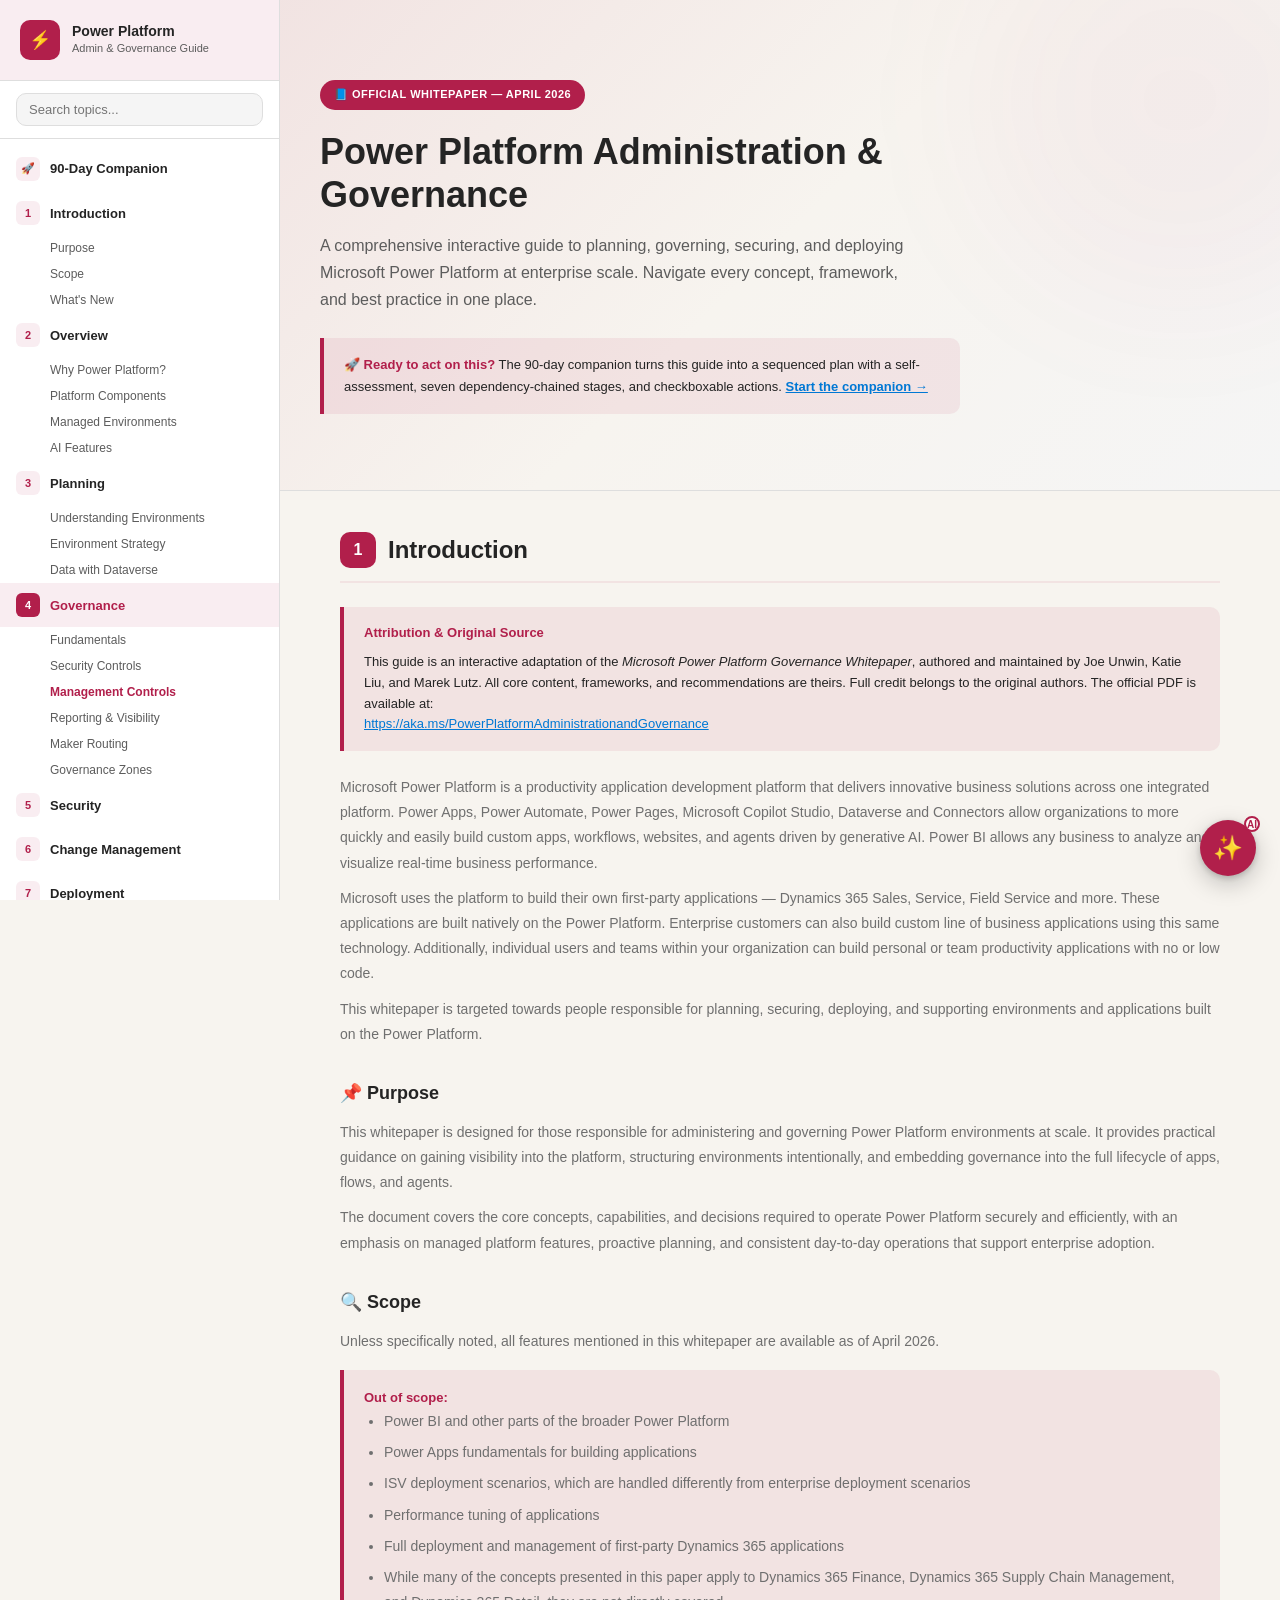
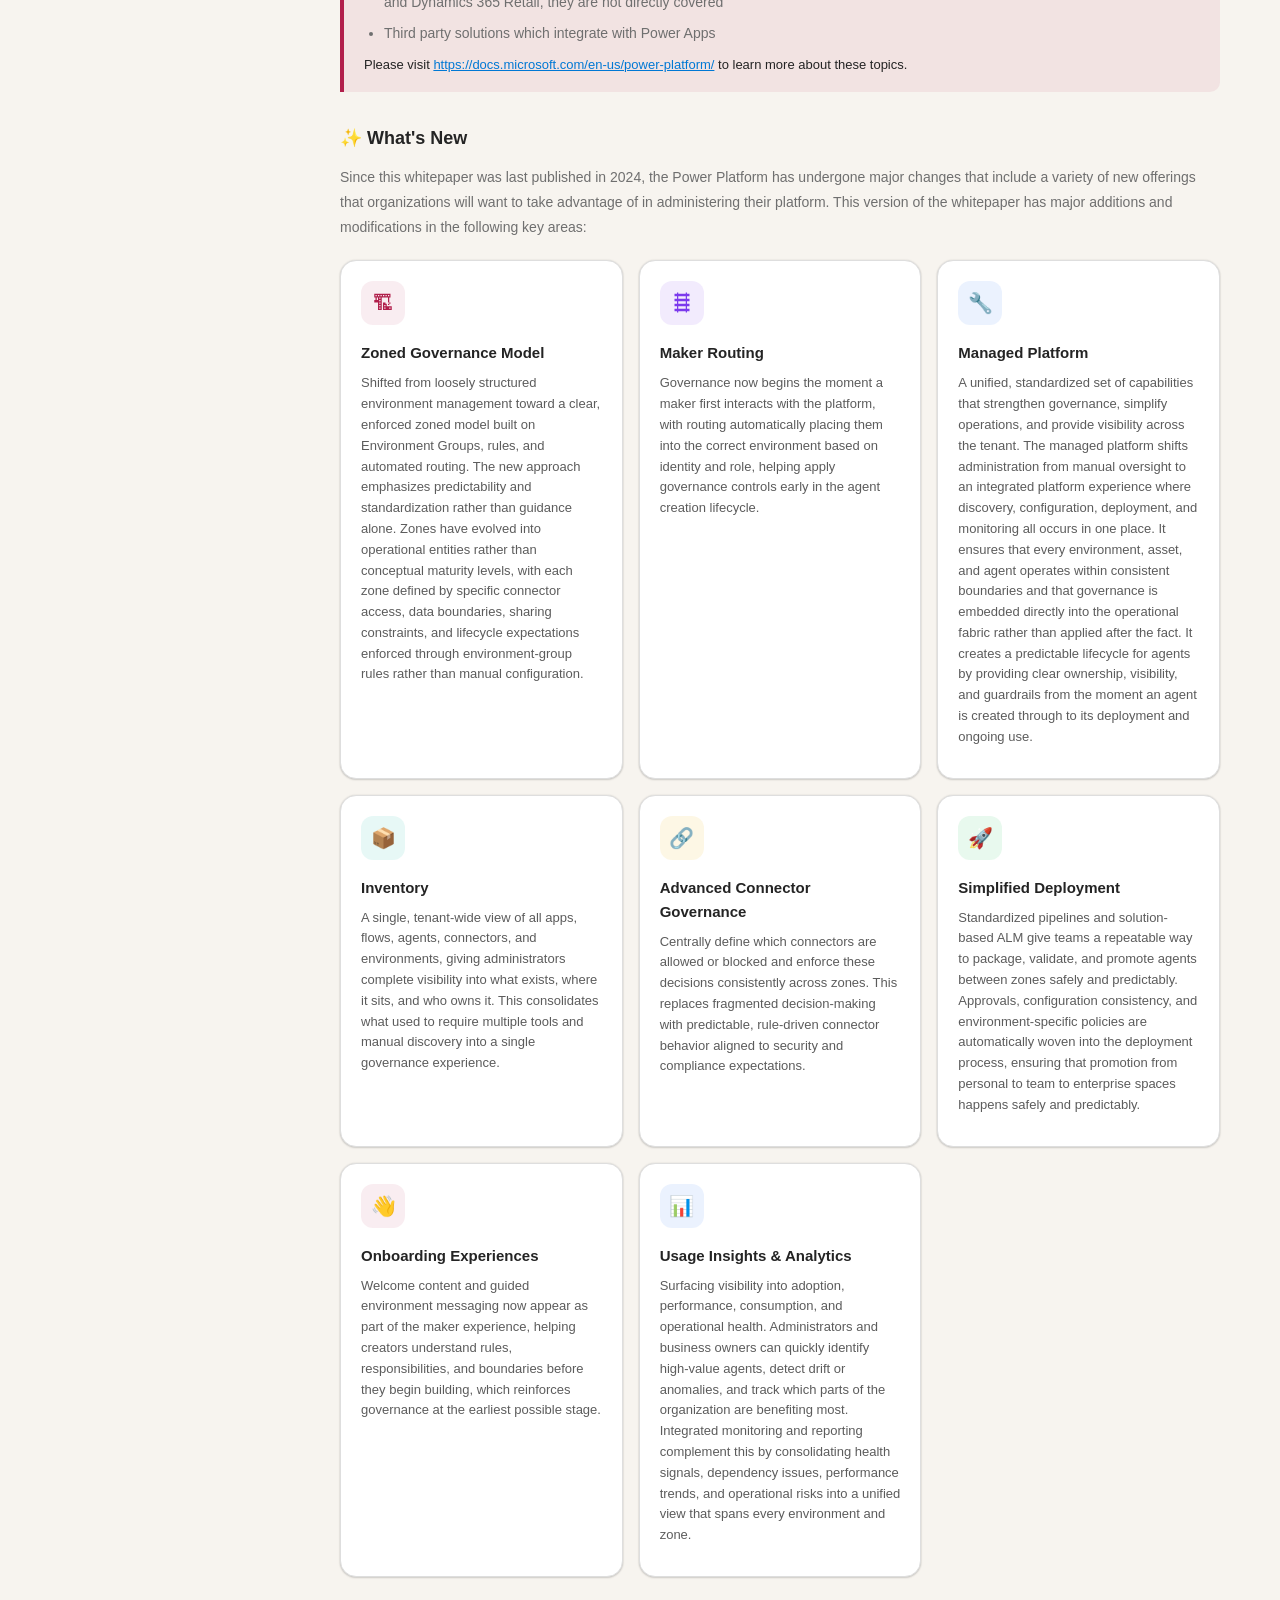
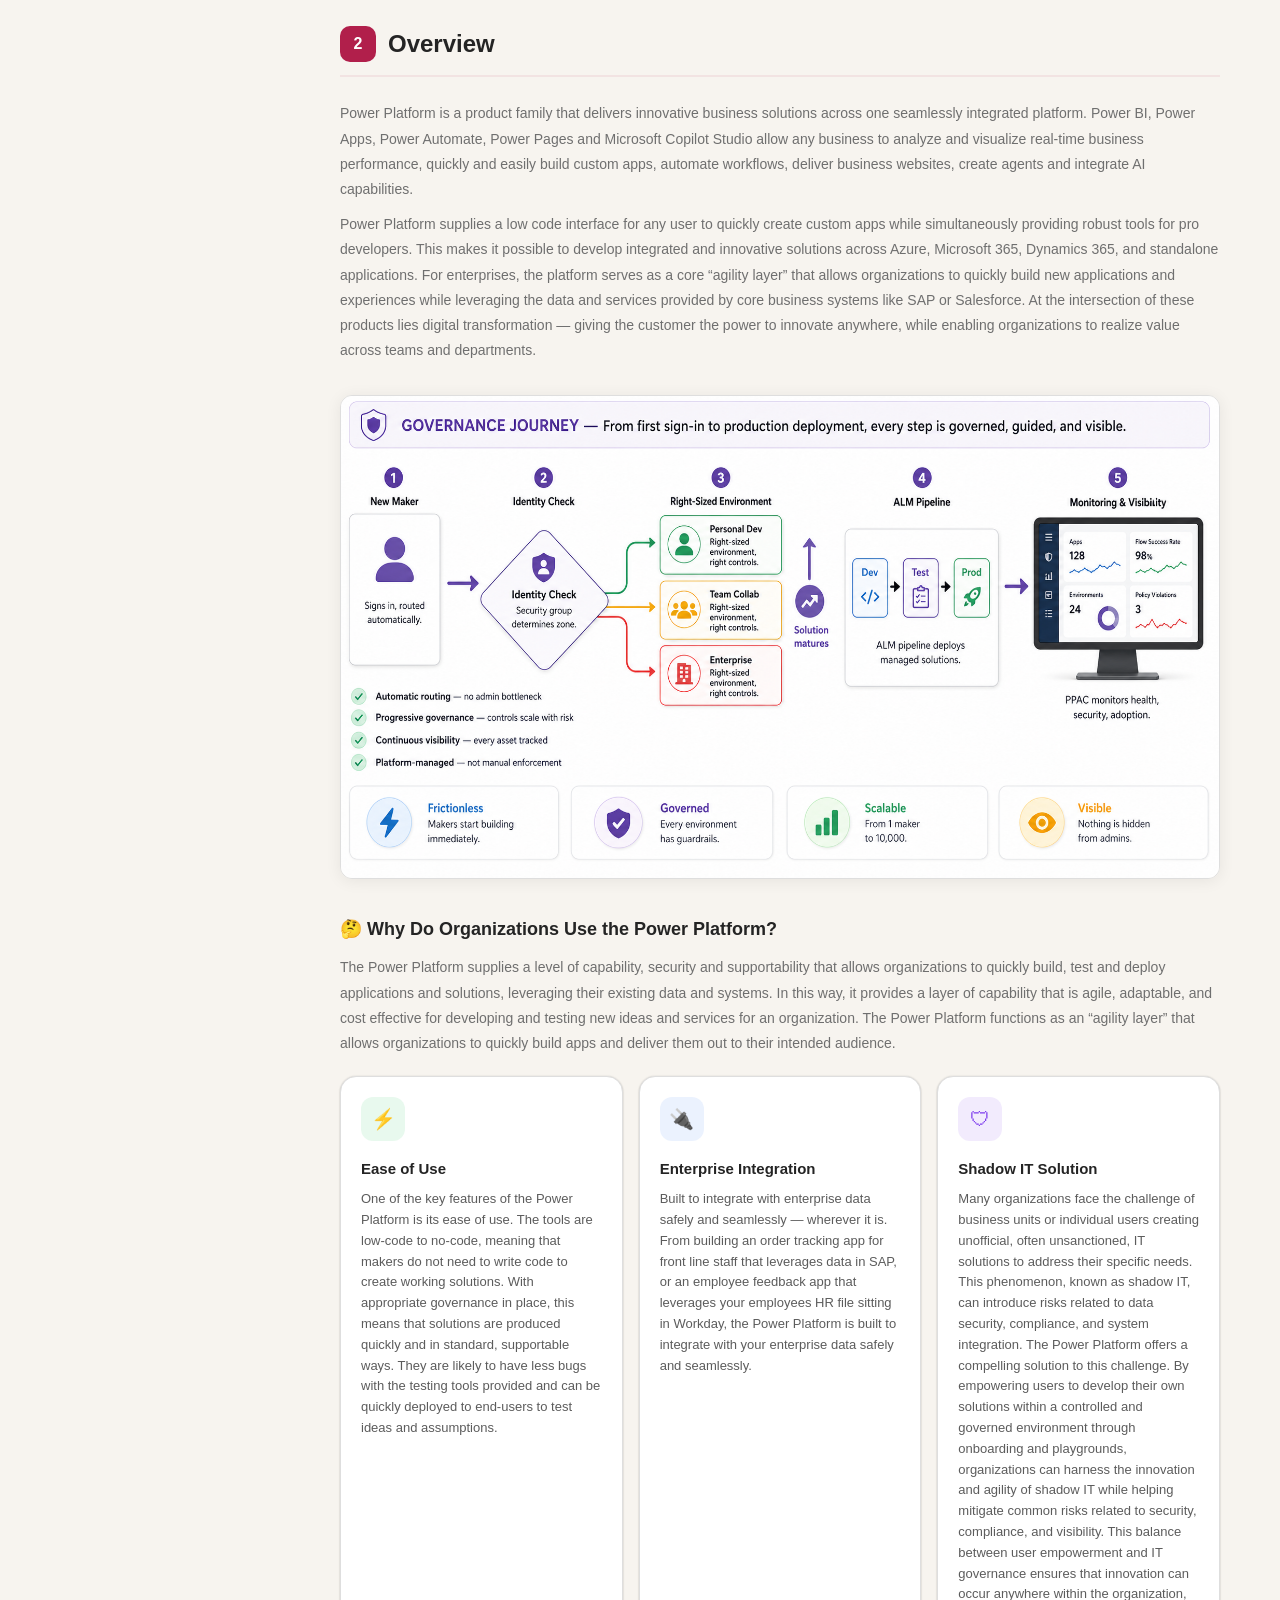
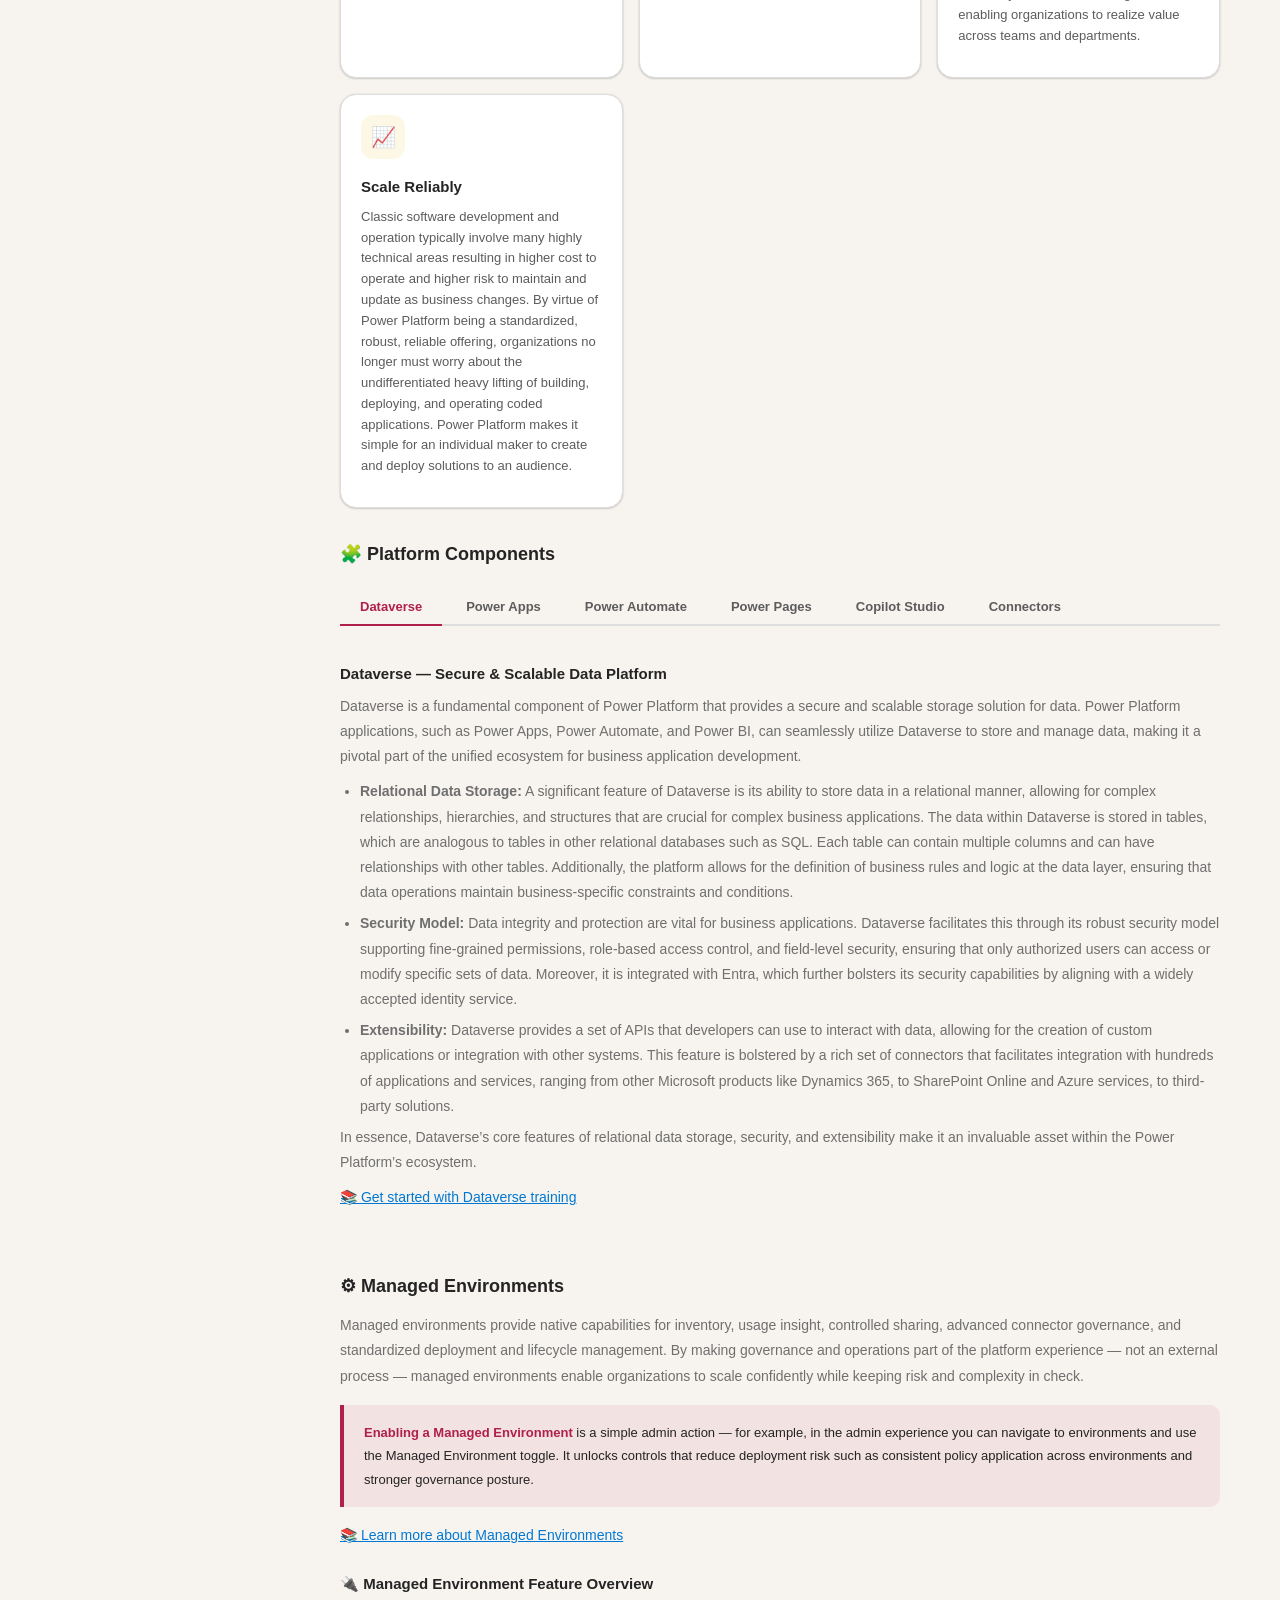
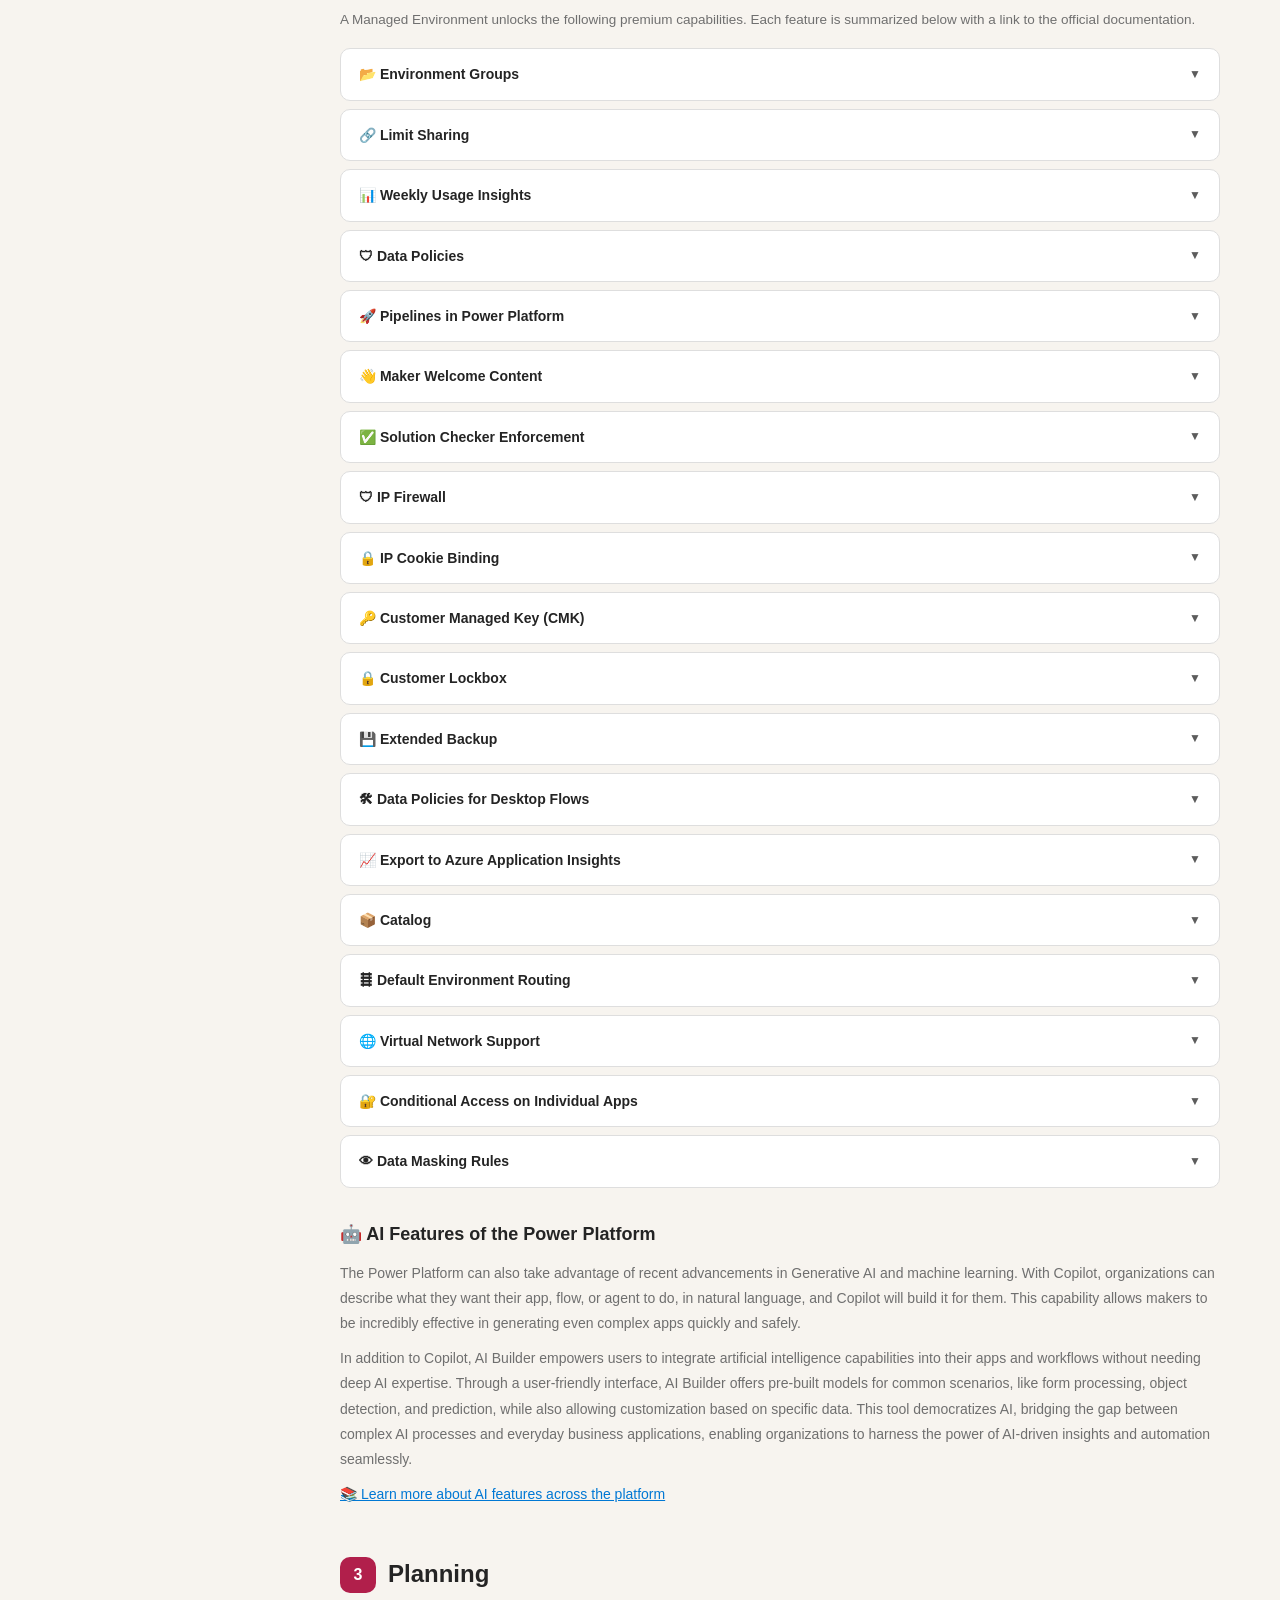
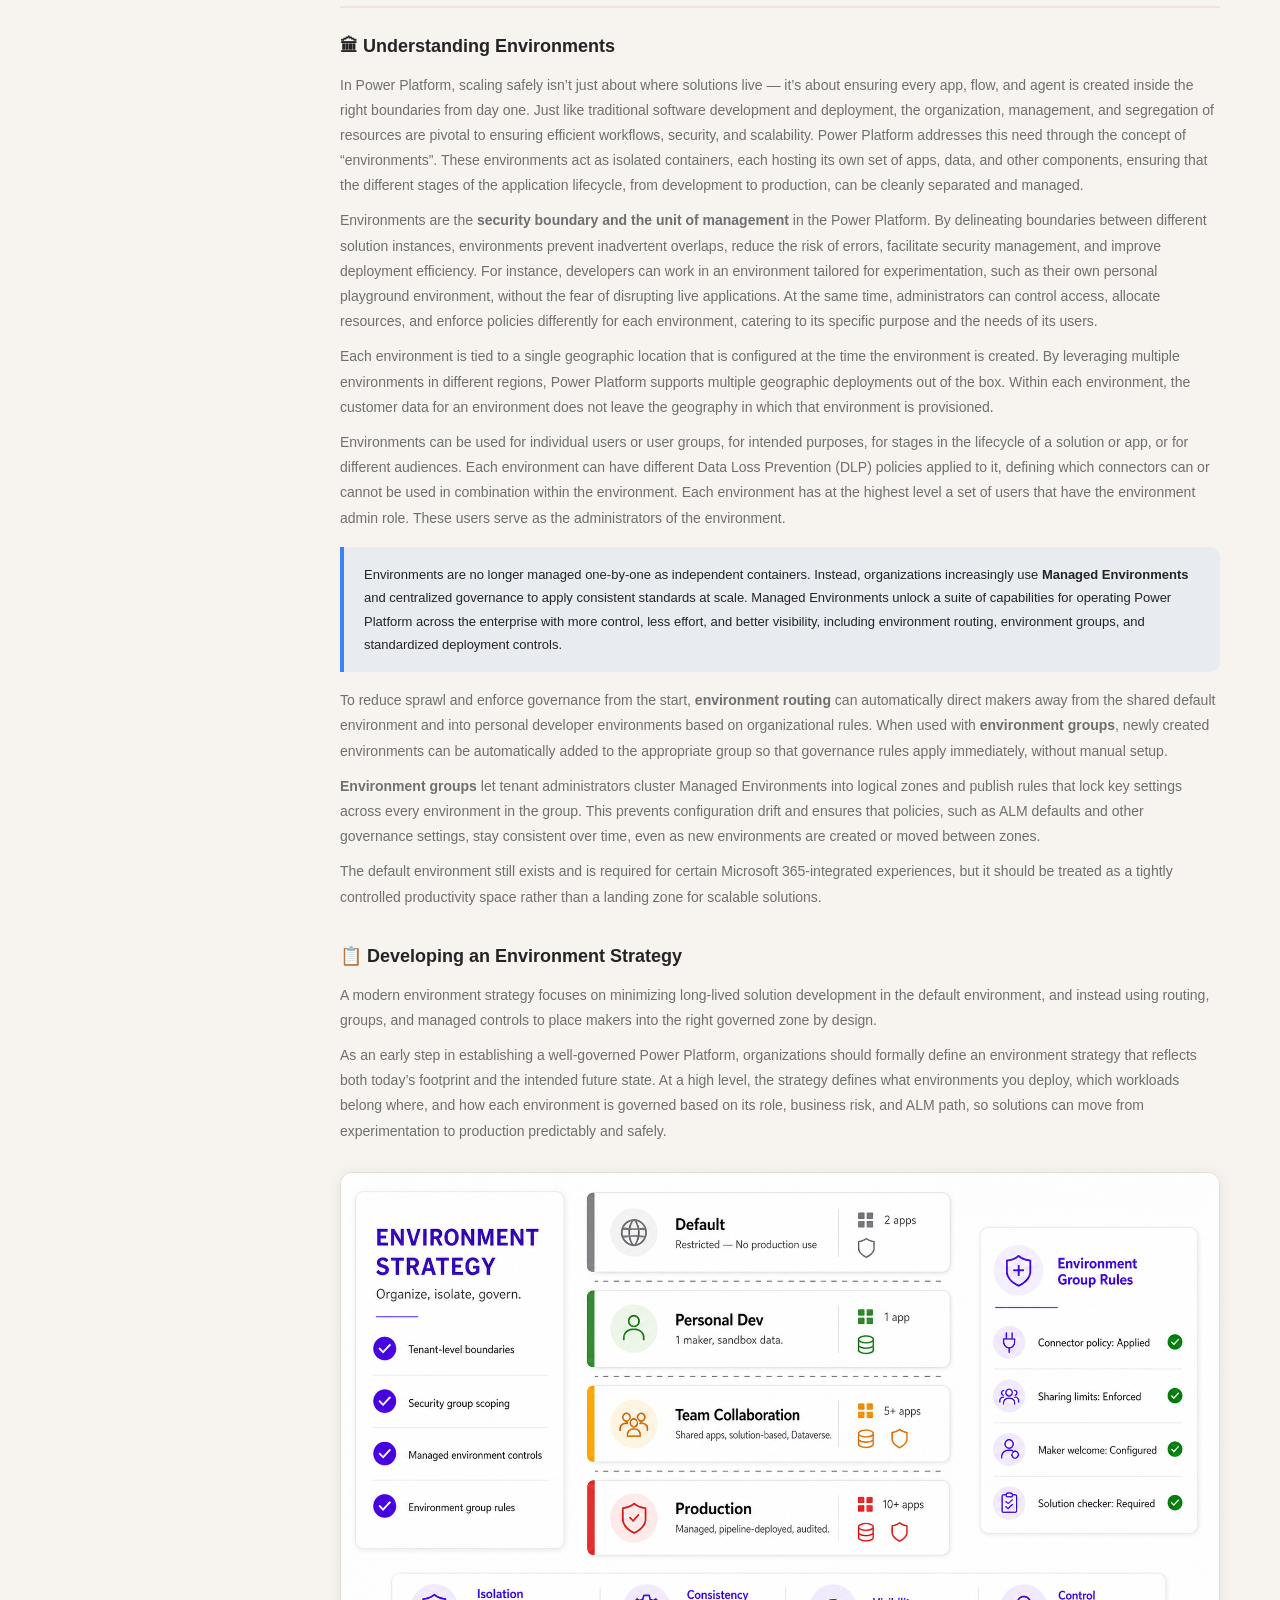
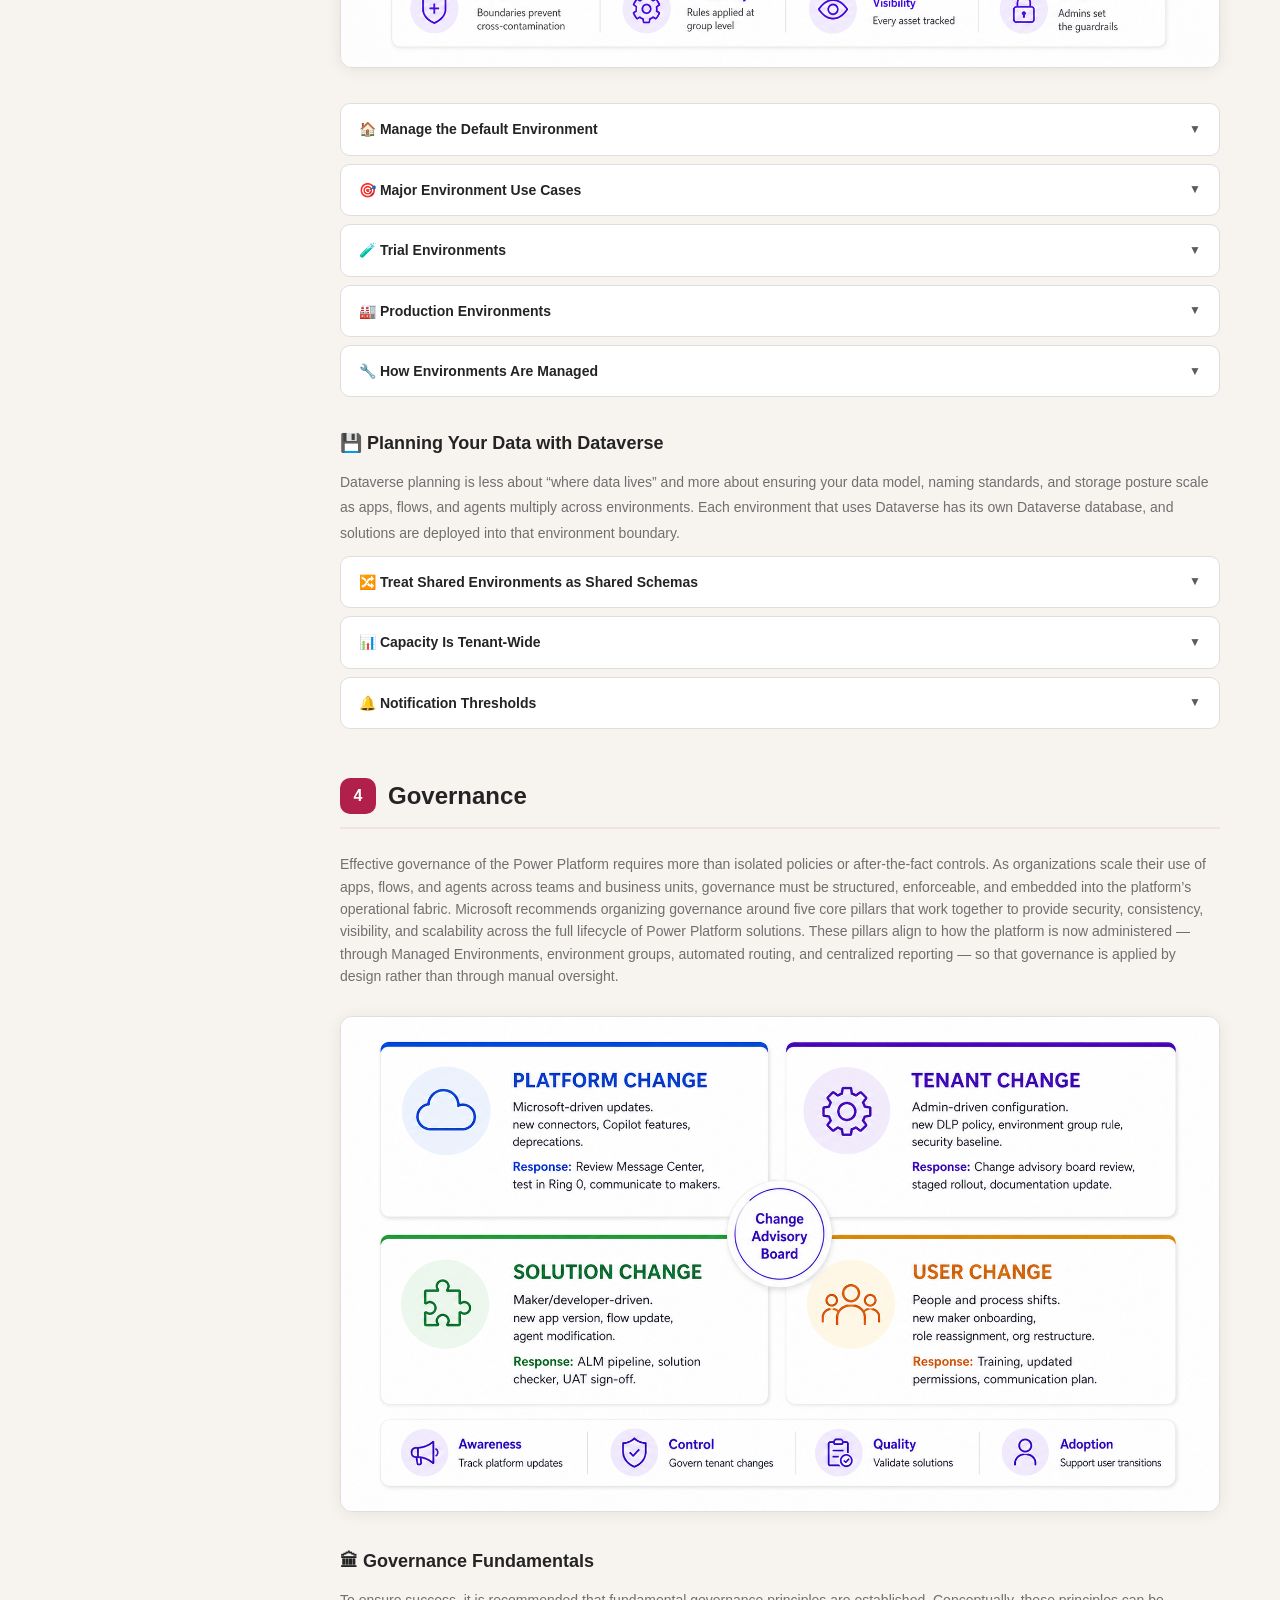
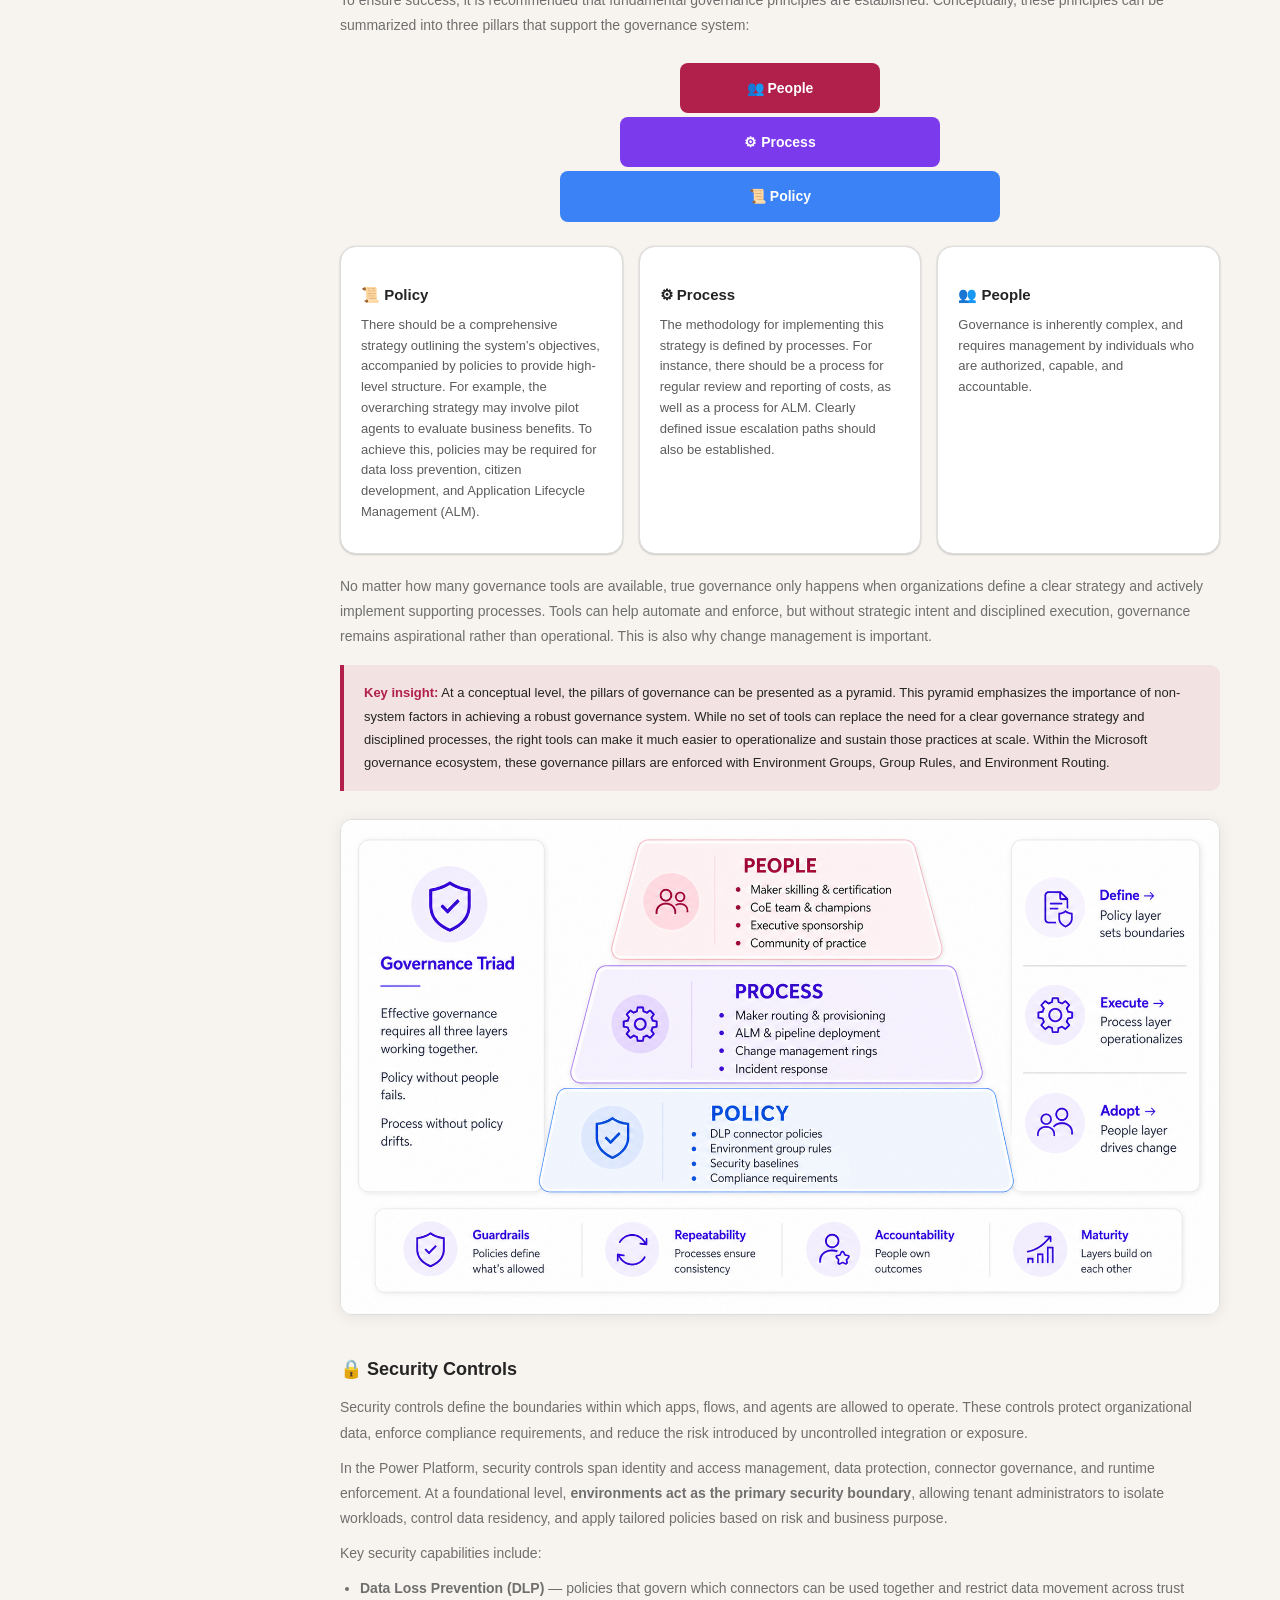
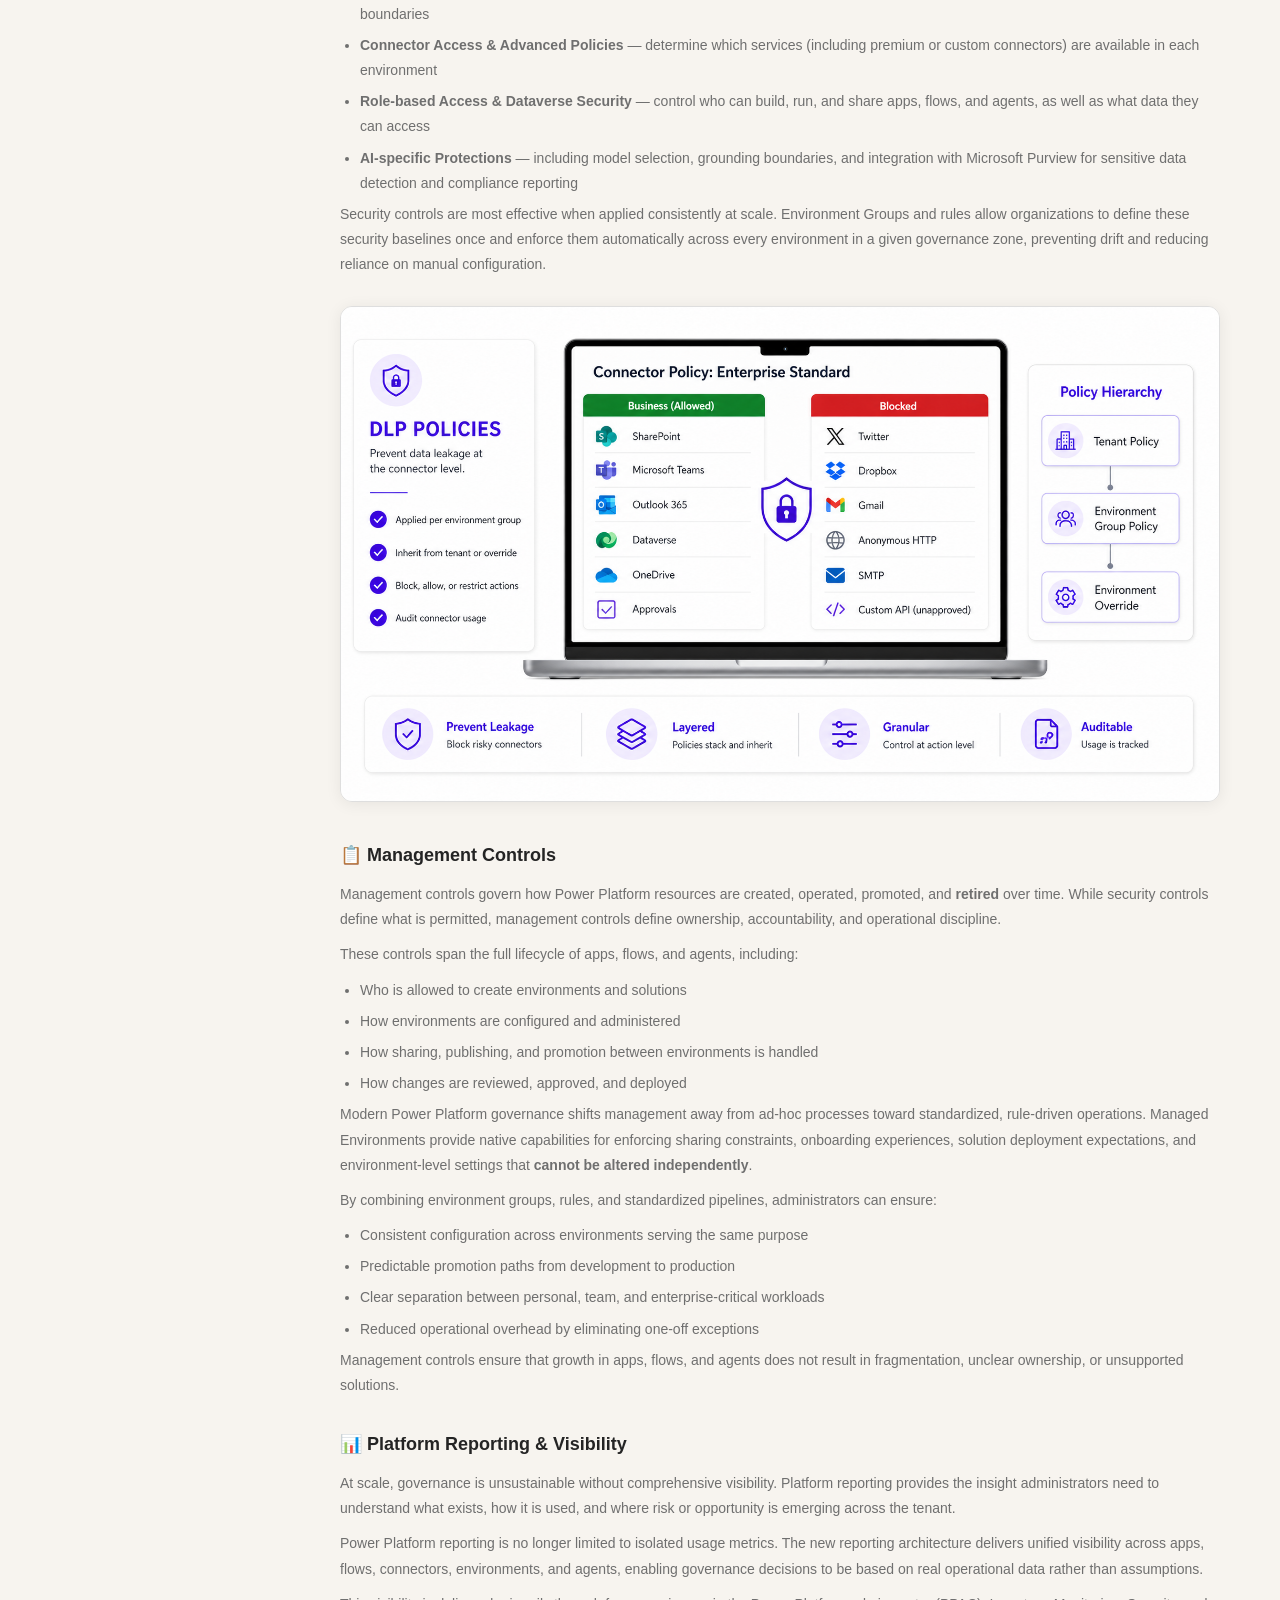
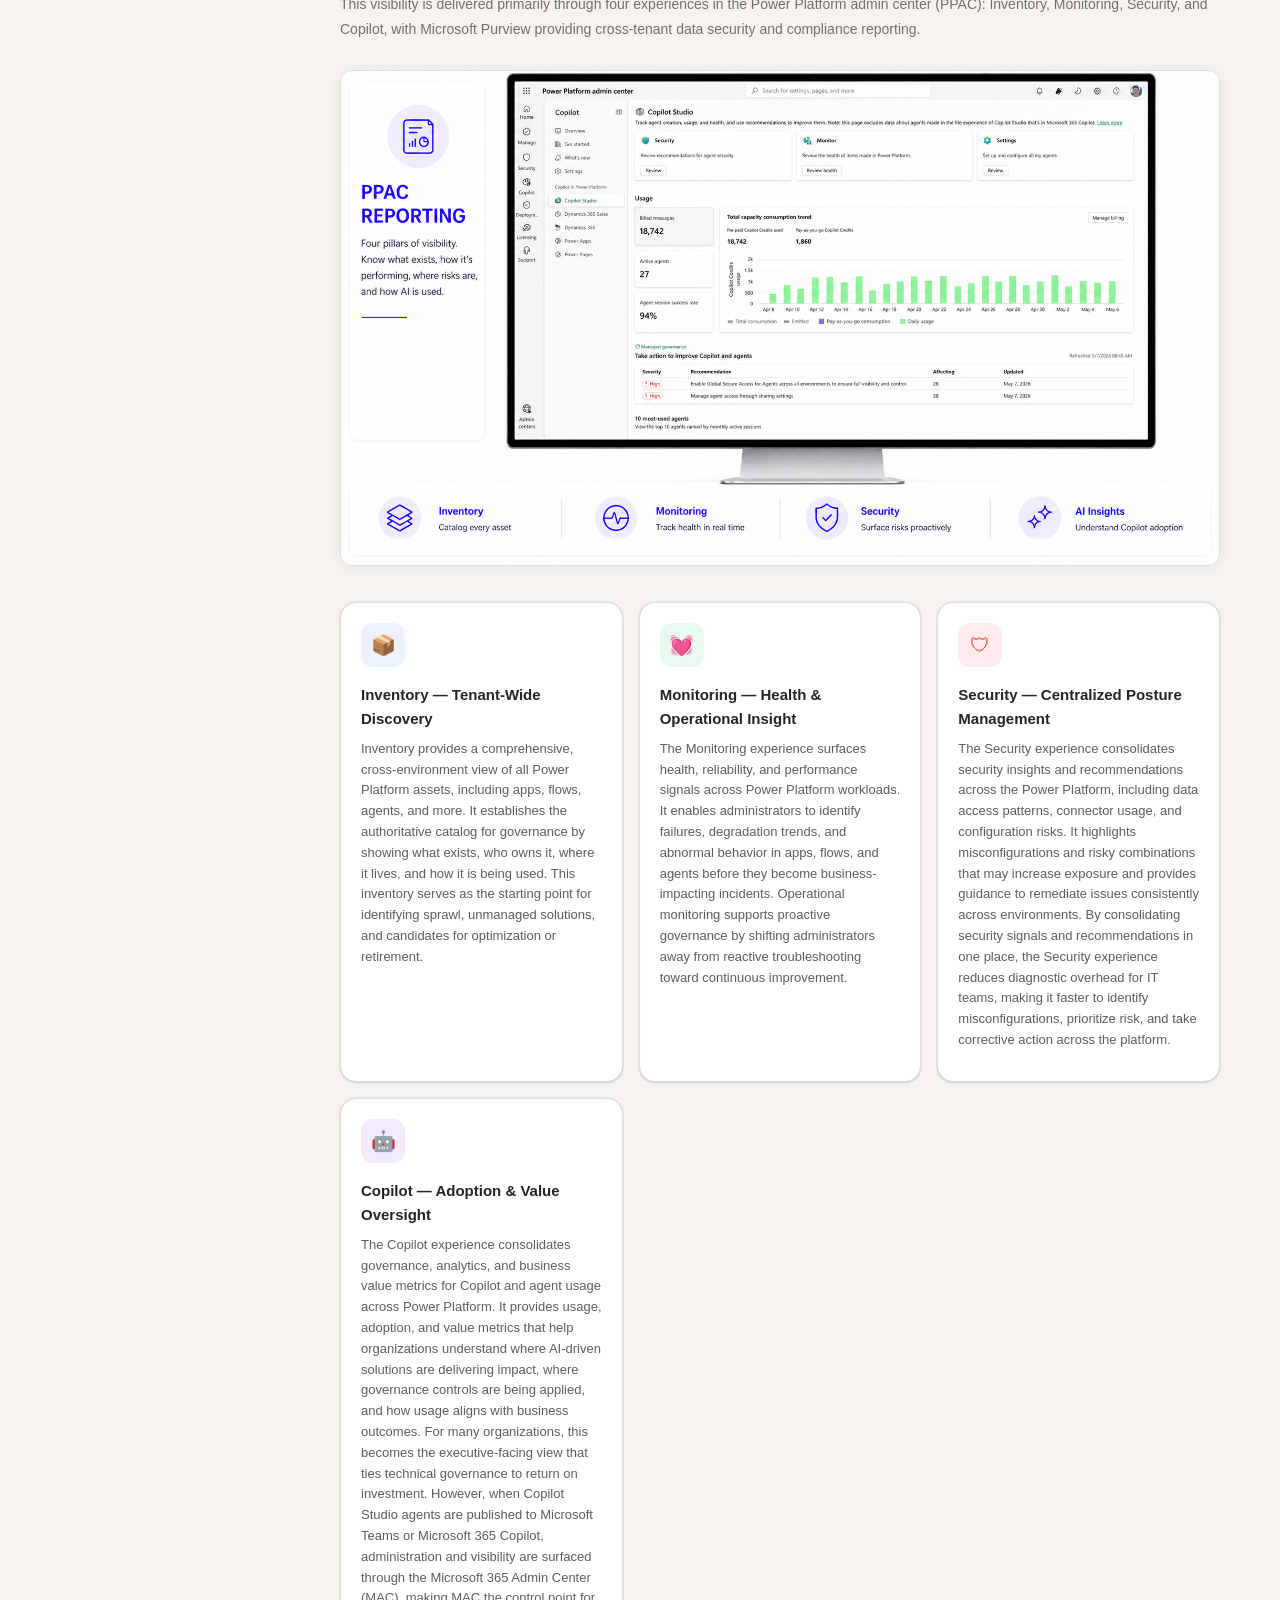
<file: index.html>
<!DOCTYPE html>
<html lang="en">
<head>
<meta charset="UTF-8">
<meta name="viewport" content="width=device-width, initial-scale=1.0">
<title>Power Platform Administration &amp; Governance &mdash; Interactive Guide</title>
<script>
(()=>{
const param=new URLSearchParams(window.location.search).get("clawpilotTheme");
const theme=param||(window.matchMedia("(prefers-color-scheme: dark)").matches?"dark":"light");
document.documentElement.setAttribute("data-theme",theme);
})();
</script>
<style>
:root{color-scheme:light;--cp-bg:#f7f4ef;--cp-bg-elevated:#fcfbf8;--cp-surface:#ffffff;--cp-surface-soft:#f5f5f5;--cp-border:#dedede;--cp-border-strong:#919191;--cp-text:#242424;--cp-text-muted:#5c5c5c;--cp-text-soft:#6f6f6f;--cp-accent:#b11f4b;--cp-accent-hover:#9a1a41;--cp-accent-soft:rgba(177,31,75,0.08);--cp-accent-fg:#ffffff;--cp-success:#16a34a;--cp-danger:#dc2626;--cp-warning:#f59e0b;--cp-link:#0078d4;--cp-shadow:0 18px 48px rgba(0,0,0,0.12);--cp-overlay:rgba(255,255,255,0.8);--cp-panel:rgba(255,255,255,0.86);--cp-panel-strong:rgba(255,255,255,0.96);--cp-sheen:rgba(255,255,255,0.55);--cp-highlight:rgba(177,31,75,0.12);--zone1:#22c55e;--zone2:#eab308;--zone3:#ef4444;--purple:#7c3aed;--blue:#3b82f6;--teal:#14b8a6}
html[data-theme="dark"]{color-scheme:dark;--cp-bg:#3d3b3a;--cp-bg-elevated:#343231;--cp-surface:#292929;--cp-surface-soft:#2e2e2e;--cp-border:#474747;--cp-border-strong:#5f5f5f;--cp-text:#dedede;--cp-text-muted:#919191;--cp-text-soft:#b0b0b0;--cp-accent:#fd8ea1;--cp-accent-hover:#fb7b91;--cp-accent-soft:rgba(253,142,161,0.14);--cp-accent-fg:#1a1a1a;--cp-success:#4ade80;--cp-danger:#f87171;--cp-warning:#fbbf24;--cp-link:#4da6ff;--cp-shadow:0 18px 48px rgba(0,0,0,0.32);--cp-overlay:rgba(41,41,41,0.88);--cp-panel:rgba(41,41,41,0.72);--cp-panel-strong:rgba(41,41,41,0.96);--cp-sheen:rgba(255,255,255,0.04);--cp-highlight:rgba(253,142,161,0.12)}
*{margin:0;padding:0;box-sizing:border-box}html{scroll-behavior:smooth}
body{font-family:"Segoe UI",Aptos,Calibri,-apple-system,BlinkMacSystemFont,sans-serif;background:var(--cp-bg);color:var(--cp-text);line-height:1.6;overflow-x:hidden}
.sidebar{position:fixed;left:0;top:0;bottom:0;width:280px;background:var(--cp-surface);border-right:1px solid var(--cp-border);z-index:100;overflow-y:auto;display:flex;flex-direction:column;transition:transform .3s ease}
.sidebar-header{padding:20px;border-bottom:1px solid var(--cp-border);display:flex;align-items:center;gap:12px;background:var(--cp-accent-soft)}
.sidebar-logo{width:40px;height:40px;border-radius:10px;background:var(--cp-accent);display:flex;align-items:center;justify-content:center;color:var(--cp-accent-fg);font-weight:700;font-size:18px}
.sidebar-title{font-size:14px;font-weight:600;line-height:1.3}.sidebar-subtitle{font-size:11px;color:var(--cp-text-muted)}
.sidebar-search{padding:12px 16px;border-bottom:1px solid var(--cp-border)}
.sidebar-search input{width:100%;padding:8px 12px;border-radius:.625rem;border:1px solid var(--cp-border);background:var(--cp-surface-soft);color:var(--cp-text);font-size:13px;outline:none}
.sidebar-search input:focus{border-color:var(--cp-accent)}
.sidebar-nav{flex:1;overflow-y:auto;padding:8px 0}
.nav-chapter-btn{display:flex;align-items:center;gap:10px;width:100%;padding:10px 16px;border:none;background:none;color:var(--cp-text);font-size:13px;font-weight:600;cursor:pointer;text-align:left;transition:background .15s}
.nav-chapter-btn:hover{background:var(--cp-accent-soft)}.nav-chapter-btn.active{color:var(--cp-accent);background:var(--cp-accent-soft)}
.nav-chapter-btn .ch-num{width:24px;height:24px;border-radius:6px;background:var(--cp-accent-soft);color:var(--cp-accent);display:flex;align-items:center;justify-content:center;font-size:11px;font-weight:700;flex-shrink:0}
.nav-chapter-btn.active .ch-num{background:var(--cp-accent);color:var(--cp-accent-fg)}
.nav-subs{max-height:0;overflow:hidden;transition:max-height .3s ease}.nav-chapter.open .nav-subs{max-height:800px}
.nav-sub{display:block;width:100%;padding:6px 16px 6px 50px;border:none;background:none;color:var(--cp-text-muted);font-size:12px;cursor:pointer;text-align:left;transition:all .15s}
.nav-sub:hover{color:var(--cp-accent);background:var(--cp-accent-soft)}.nav-sub.active{color:var(--cp-accent);font-weight:600}
.main{margin-left:280px;min-height:100vh}
.mobile-toggle{display:none;position:fixed;top:12px;left:12px;z-index:200;width:40px;height:40px;border-radius:10px;border:1px solid var(--cp-border);background:var(--cp-surface);cursor:pointer;font-size:20px;color:var(--cp-text);align-items:center;justify-content:center}
.hero{position:relative;padding:80px 40px 60px;background:linear-gradient(135deg,var(--cp-accent-soft) 0%,var(--cp-bg) 50%,var(--cp-surface-soft) 100%);border-bottom:1px solid var(--cp-border);overflow:hidden}
.hero::before{content:'';position:absolute;top:-100px;right:-100px;width:400px;height:400px;border-radius:50%;background:var(--cp-accent-soft);filter:blur(80px);opacity:.5}
.hero-badge{display:inline-flex;align-items:center;gap:6px;padding:6px 14px;border-radius:20px;background:var(--cp-accent);color:var(--cp-accent-fg);font-size:11px;font-weight:600;text-transform:uppercase;letter-spacing:.5px;margin-bottom:20px}
.hero h1{font-size:36px;font-weight:700;line-height:1.2;max-width:700px;margin-bottom:16px;position:relative}
.hero p{font-size:16px;color:var(--cp-text-muted);max-width:600px;line-height:1.7;position:relative}
.hero-stats{display:flex;gap:32px;margin-top:32px;position:relative;flex-wrap:wrap}
.hero-stat{text-align:center}.hero-stat .num{font-size:28px;font-weight:700;color:var(--cp-accent)}
.hero-stat .lbl{font-size:11px;color:var(--cp-text-muted);text-transform:uppercase;letter-spacing:.5px;margin-top:4px}
.content{max-width:960px;margin:0 auto;padding:40px 40px 80px}
.section{margin-bottom:48px;scroll-margin-top:24px;animation:fadeInUp .4s ease}
@keyframes fadeInUp{from{opacity:0;transform:translateY(20px)}to{opacity:1;transform:translateY(0)}}
.section-header{display:flex;align-items:center;gap:12px;margin-bottom:24px;padding-bottom:12px;border-bottom:2px solid var(--cp-accent-soft)}
.section-num{width:36px;height:36px;border-radius:10px;background:var(--cp-accent);color:var(--cp-accent-fg);display:flex;align-items:center;justify-content:center;font-weight:700;font-size:16px;flex-shrink:0}
.section-header h2{font-size:24px;font-weight:700}
.subsection{margin-bottom:32px;scroll-margin-top:24px}
.subsection h3{font-size:18px;font-weight:600;margin-bottom:12px;display:flex;align-items:center;gap:8px}
.subsection h4{font-size:15px;font-weight:600;margin:16px 0 8px}
.subsection p,.subsection li{font-size:14px;color:var(--cp-text-soft);line-height:1.8;margin-bottom:10px}
.subsection ul{padding-left:20px}.subsection li{margin-bottom:6px}
.card-grid{display:grid;grid-template-columns:repeat(auto-fill,minmax(280px,1fr));gap:16px;margin:20px 0}
.card{background:var(--cp-surface);border:1px solid var(--cp-border);border-radius:16px;padding:20px;box-shadow:0 0 2px rgba(0,0,0,.12),0 1px 2px rgba(0,0,0,.14);transition:transform .2s,box-shadow .2s}
.card:hover{transform:translateY(-2px);box-shadow:0 4px 16px rgba(0,0,0,.12)}
.card-icon{width:44px;height:44px;border-radius:12px;display:flex;align-items:center;justify-content:center;font-size:20px;margin-bottom:12px}
.card h4{font-size:15px;font-weight:600;margin-bottom:8px}.card p{font-size:13px;color:var(--cp-text-muted);line-height:1.6}
.expandable{background:var(--cp-surface);border:1px solid var(--cp-border);border-radius:.625rem;margin-bottom:8px;overflow:hidden}
.expandable-header{display:flex;align-items:center;justify-content:space-between;padding:14px 18px;cursor:pointer;transition:background .15s}
.expandable-header:hover{background:var(--cp-accent-soft)}
.expandable-header h4{font-size:14px;font-weight:600;margin:0;display:flex;align-items:center;gap:8px}
.expandable-arrow{transition:transform .3s;font-size:12px;color:var(--cp-text-muted)}
.expandable.open .expandable-arrow{transform:rotate(180deg)}
.expandable-body{max-height:0;overflow:hidden;transition:max-height .4s ease}
.expandable.open .expandable-body{max-height:2000px}
.expandable-content{padding:0 18px 18px;font-size:13px;color:var(--cp-text-soft);line-height:1.7}
.expandable-content p{margin-bottom:10px}.expandable-content ul{padding-left:18px}.expandable-content li{margin-bottom:4px}
.zones-visual{display:flex;gap:16px;margin:24px 0;flex-wrap:wrap}
.zone-card{flex:1;min-width:260px;border-radius:16px;padding:24px;border:2px solid;position:relative;overflow:hidden;background:var(--cp-surface);cursor:pointer;transition:transform .2s,box-shadow .2s}
.zone-card:hover{transform:translateY(-4px);box-shadow:var(--cp-shadow)}
.zone-card.z1{border-color:var(--zone1)}.zone-card.z2{border-color:var(--zone2)}.zone-card.z3{border-color:var(--zone3)}
.zone-badge{display:inline-flex;padding:4px 12px;border-radius:20px;font-size:11px;font-weight:700;text-transform:uppercase;letter-spacing:.5px;margin-bottom:12px;color:#fff}
.z1 .zone-badge{background:var(--zone1)}.z2 .zone-badge{background:var(--zone2)}.z3 .zone-badge{background:var(--zone3)}
.zone-card h4{font-size:16px;font-weight:700;margin-bottom:8px}.zone-card p{font-size:13px;color:var(--cp-text-muted);line-height:1.6}
.zone-features{margin-top:16px;display:flex;flex-direction:column;gap:6px}
.zone-feat{display:flex;align-items:center;gap:8px;font-size:12px;color:var(--cp-text-soft)}
.zone-feat .dot{width:6px;height:6px;border-radius:50%;flex-shrink:0}
.z1 .dot{background:var(--zone1)}.z2 .dot{background:var(--zone2)}.z3 .dot{background:var(--zone3)}
.zone-modal-overlay{display:none;position:fixed;inset:0;background:var(--cp-overlay);z-index:500;align-items:center;justify-content:center;backdrop-filter:blur(4px)}
.zone-modal-overlay.show{display:flex}
.zone-modal{background:var(--cp-surface);border-radius:16px;max-width:700px;width:90%;max-height:85vh;overflow-y:auto;box-shadow:var(--cp-shadow);padding:32px;position:relative}
.zone-modal-close{position:absolute;top:16px;right:16px;width:32px;height:32px;border-radius:8px;border:1px solid var(--cp-border);background:var(--cp-surface-soft);cursor:pointer;font-size:16px;color:var(--cp-text-muted);display:flex;align-items:center;justify-content:center}
.zone-modal h3{font-size:22px;font-weight:700;margin-bottom:8px}
.zone-modal h4{font-size:15px;font-weight:600;margin:20px 0 8px}
.zone-modal p{font-size:14px;color:var(--cp-text-soft);line-height:1.7;margin-bottom:10px}
.zone-modal ul{padding-left:20px;margin-bottom:12px}.zone-modal li{font-size:13px;color:var(--cp-text-soft);margin-bottom:4px;line-height:1.6}
.pyramid-container{display:flex;flex-direction:column;align-items:center;margin:24px 0;gap:4px}
.pyramid-level{display:flex;align-items:center;justify-content:center;border-radius:8px;padding:14px 24px;font-weight:600;font-size:14px;color:#fff;cursor:pointer;transition:transform .2s;text-align:center}
.pyramid-level:hover{transform:scale(1.03)}
.pyr-1{width:200px;background:var(--cp-accent)}.pyr-2{width:320px;background:var(--purple)}.pyr-3{width:440px;background:var(--blue)}
.pipeline-flow{display:flex;align-items:center;gap:0;margin:24px 0;overflow-x:auto;padding:16px 0}
.pipeline-stage{display:flex;flex-direction:column;align-items:center;min-width:100px;gap:8px}
.pipeline-node{width:64px;height:64px;border-radius:14px;display:flex;align-items:center;justify-content:center;font-size:24px;border:2px solid;transition:transform .2s}
.pipeline-node:hover{transform:scale(1.1)}
.pipeline-label{font-size:12px;font-weight:600;text-align:center}
.pipeline-arrow{font-size:20px;color:var(--cp-text-muted);margin:0 8px;display:flex;align-items:center}
.comp-table{width:100%;border-collapse:collapse;margin:20px 0;font-size:13px}
.comp-table th{background:var(--cp-accent-soft);color:var(--cp-text);padding:12px 16px;text-align:left;font-weight:600;border-bottom:2px solid var(--cp-accent)}
.comp-table td{padding:10px 16px;border-bottom:1px solid var(--cp-border);color:var(--cp-text-soft)}
.comp-table tr:hover td{background:var(--cp-accent-soft)}
.callout{background:var(--cp-accent-soft);border-left:4px solid var(--cp-accent);border-radius:0 .625rem .625rem 0;padding:16px 20px;margin:16px 0}
.callout p{font-size:13px;color:var(--cp-text);margin:0}.callout strong{color:var(--cp-accent)}
.info-callout{background:rgba(59,130,246,.08);border-left:4px solid var(--blue);border-radius:0 .625rem .625rem 0;padding:16px 20px;margin:16px 0}
.info-callout p{font-size:13px;color:var(--cp-text);margin:0}
.journey-map{display:flex;flex-direction:column;gap:0;margin:24px 0}
.journey-step{display:flex;gap:16px;position:relative}
.journey-track{display:flex;flex-direction:column;align-items:center;width:40px;flex-shrink:0}
.journey-dot{width:16px;height:16px;border-radius:50%;background:var(--cp-accent);border:3px solid var(--cp-bg);box-shadow:0 0 0 2px var(--cp-accent);z-index:2}
.journey-line{width:2px;flex:1;background:var(--cp-border);min-height:40px}
.journey-content{flex:1;padding-bottom:24px}
.journey-content h4{font-size:14px;font-weight:600;margin-bottom:4px}
.journey-content p{font-size:13px;color:var(--cp-text-muted);line-height:1.6}
.tabs{margin:20px 0}.tab-buttons{display:flex;gap:4px;border-bottom:2px solid var(--cp-border);flex-wrap:wrap}
.tab-btn{padding:10px 20px;border:none;background:none;color:var(--cp-text-muted);font-size:13px;font-weight:600;cursor:pointer;position:relative;transition:color .2s}
.tab-btn.active{color:var(--cp-accent)}
.tab-btn.active::after{content:'';position:absolute;bottom:-2px;left:0;right:0;height:2px;background:var(--cp-accent)}
.tab-panel{display:none;padding:20px 0}.tab-panel.active{display:block}
.rings-vis{display:flex;justify-content:center;margin:24px 0}
.rings-wrapper{position:relative;width:340px;height:340px}
.ring{border-radius:50%;display:flex;align-items:center;justify-content:center;position:absolute;left:50%;top:50%;transform:translate(-50%,-50%);border:2px dashed}
.ring-0{width:120px;height:120px;border-color:var(--cp-accent);background:var(--cp-accent-soft);z-index:3}
.ring-1{width:220px;height:220px;border-color:var(--zone2);background:rgba(234,179,8,.06);z-index:2}
.ring-2{width:320px;height:320px;border-color:var(--zone1);background:rgba(34,197,94,.04);z-index:1}
.ring-label{font-size:12px;font-weight:700;text-align:center}.ring-label small{display:block;font-weight:400;font-size:10px;color:var(--cp-text-muted)}
.ring-tag{position:absolute;background:var(--cp-surface);border:1px solid var(--cp-border);border-radius:8px;padding:4px 10px;font-size:11px;font-weight:600;white-space:nowrap}
.back-to-top{position:fixed;bottom:24px;right:24px;z-index:200;width:44px;height:44px;border-radius:50%;background:var(--cp-accent);color:var(--cp-accent-fg);border:none;cursor:pointer;font-size:20px;box-shadow:var(--cp-shadow);transition:opacity .3s,transform .3s;opacity:0;transform:translateY(10px);display:flex;align-items:center;justify-content:center}
.back-to-top.visible{opacity:1;transform:translateY(0)}
@media(max-width:768px){.sidebar{transform:translateX(-280px)}.sidebar.open{transform:translateX(0)}.main{margin-left:0}.mobile-toggle{display:flex}.hero{padding:60px 20px 40px}.hero h1{font-size:24px}.content{padding:20px}.zones-visual{flex-direction:column}.card-grid{grid-template-columns:1fr}}
::-webkit-scrollbar{width:6px}::-webkit-scrollbar-track{background:var(--cp-bg)}::-webkit-scrollbar-thumb{background:var(--cp-border-strong);border-radius:3px}
@media print{.sidebar,.mobile-toggle,.back-to-top{display:none!important}.main{margin-left:0!important}}

.narrative-figure{margin:28px 0;text-align:center}
.narrative-figure img{max-width:100%;height:auto;border-radius:12px;border:1px solid var(--cp-border);box-shadow:0 2px 16px rgba(0,0,0,0.07);transition:box-shadow .3s}
.narrative-figure img:hover{box-shadow:0 4px 24px rgba(0,0,0,0.12)}
.narrative-figure figcaption{font-size:12px;color:var(--cp-text-muted);margin-top:10px;font-style:italic;line-height:1.5}

mark.search-hl{background:var(--cp-highlight);color:var(--cp-text);border-radius:3px;padding:1px 2px;box-shadow:0 0 0 1px var(--cp-accent);font-weight:inherit;font-style:inherit}
</style>
<link rel="stylesheet" href="assets/agent.css">
</head>
<body>
<button class="mobile-toggle" onclick="document.querySelector('.sidebar').classList.toggle('open')" aria-label="Menu">&#9776;</button>
<aside class="sidebar" id="sidebar">
<div class="sidebar-header"><div class="sidebar-logo">&#9889;</div><div><div class="sidebar-title">Power Platform</div><div class="sidebar-subtitle">Admin &amp; Governance Guide</div></div></div>
<div class="sidebar-search"><input type="text" id="searchInput" placeholder="Search topics..." oninput="handleSearch(this.value)"></div>
<nav class="sidebar-nav" id="sidebarNav"></nav>
</aside>
<div class="main" id="mainContent">
<div class="hero" id="hero">
<div class="hero-badge">&#128216; Official Whitepaper &mdash; April 2026</div>
<h1>Power Platform Administration &amp; Governance</h1>
<p>A comprehensive interactive guide to planning, governing, securing, and deploying Microsoft Power Platform at enterprise scale. Navigate every concept, framework, and best practice in one place.</p>
<div class="callout" style="margin-top:24px;max-width:640px"><p><strong>&#128640; Ready to act on this?</strong> The 90-day companion turns this guide into a sequenced plan with a self-assessment, seven dependency-chained stages, and checkboxable actions. <a href="first-90-days.html" style="color:var(--cp-link);font-weight:600">Start the companion &rarr;</a></p></div>
</div>
<div class="content" id="contentArea">

<!-- CH1: INTRODUCTION -->
<div class="section" id="sec-intro" data-search="introduction purpose scope whats new power platform productivity">
<div class="section-header"><div class="section-num">1</div><h2>Introduction</h2></div>

<div class="callout" style="border-left-color:var(--cp-accent);background:var(--cp-accent-soft);margin-bottom:24px;font-size:13.5px;line-height:1.6">
<p style="margin:0"><strong>Attribution &amp; Original Source</strong></p>
<p style="margin:8px 0 0">This guide is an interactive adaptation of the <em>Microsoft Power Platform Governance Whitepaper</em>, authored and maintained by Joe Unwin, Katie Liu, and Marek Lutz. All core content, frameworks, and recommendations are theirs. Full credit belongs to the original authors. The official PDF is available at:<br>
<a href="https://aka.ms/PowerPlatformAdministrationandGovernance" style="color:var(--cp-link);word-break:break-all" target="_blank" rel="noopener">https://aka.ms/PowerPlatformAdministrationandGovernance</a></p>
</div>

<div class="subsection" id="sec-intro-opening" data-search="power platform productivity application development platform power apps automate pages copilot studio dataverse connectors dynamics 365">
<p>Microsoft Power Platform is a productivity application development platform that delivers innovative business solutions across one integrated platform. Power Apps, Power Automate, Power Pages, Microsoft Copilot Studio, Dataverse and Connectors allow organizations to more quickly and easily build custom apps, workflows, websites, and agents driven by generative AI. Power BI allows any business to analyze and visualize real-time business performance.</p>
<p>Microsoft uses the platform to build their own first-party applications &mdash; Dynamics 365 Sales, Service, Field Service and more. These applications are built natively on the Power Platform. Enterprise customers can also build custom line of business applications using this same technology. Additionally, individual users and teams within your organization can build personal or team productivity applications with no or low code.</p>
<p>This whitepaper is targeted towards people responsible for planning, securing, deploying, and supporting environments and applications built on the Power Platform.</p>
</div>

<div class="subsection" id="sec-intro-purpose" data-search="purpose administering governing visibility lifecycle">
<h3>&#128204; Purpose</h3>
<p>This whitepaper is designed for those responsible for administering and governing Power Platform environments at scale. It provides practical guidance on gaining visibility into the platform, structuring environments intentionally, and embedding governance into the full lifecycle of apps, flows, and agents.</p>
<p>The document covers the core concepts, capabilities, and decisions required to operate Power Platform securely and efficiently, with an emphasis on managed platform features, proactive planning, and consistent day-to-day operations that support enterprise adoption.</p>
</div>

<div class="subsection" id="sec-intro-scope" data-search="scope features april 2026 out of scope ISV power BI dynamics">
<h3>&#128269; Scope</h3>
<p>Unless specifically noted, all features mentioned in this whitepaper are available as of April 2026.</p>
<div class="callout"><p><strong>Out of scope:</strong></p>
<ul>
<li>Power BI and other parts of the broader Power Platform</li>
<li>Power Apps fundamentals for building applications</li>
<li>ISV deployment scenarios, which are handled differently from enterprise deployment scenarios</li>
<li>Performance tuning of applications</li>
<li>Full deployment and management of first-party Dynamics 365 applications</li>
<li>While many of the concepts presented in this paper apply to Dynamics 365 Finance, Dynamics 365 Supply Chain Management, and Dynamics 365 Retail, they are not directly covered</li>
<li>Third party solutions which integrate with Power Apps</li>
</ul>
<p>Please visit <a href="https://docs.microsoft.com/en-us/power-platform/" style="color:var(--cp-link)">https://docs.microsoft.com/en-us/power-platform/</a> to learn more about these topics.</p>
</div>
</div>

<div class="subsection" id="sec-intro-new" data-search="whats new changes 2024 zoned model managed platform inventory connector governance deployment onboarding usage insights">
<h3>&#10024; What's New</h3>
<p>Since this whitepaper was last published in 2024, the Power Platform has undergone major changes that include a variety of new offerings that organizations will want to take advantage of in administering their platform. This version of the whitepaper has major additions and modifications in the following key areas:</p>
<div class="card-grid">
<div class="card"><div class="card-icon" style="background:var(--cp-accent-soft);color:var(--cp-accent)">&#127959;</div><h4>Zoned Governance Model</h4><p>Shifted from loosely structured environment management toward a clear, enforced zoned model built on Environment Groups, rules, and automated routing. The new approach emphasizes predictability and standardization rather than guidance alone. Zones have evolved into operational entities rather than conceptual maturity levels, with each zone defined by specific connector access, data boundaries, sharing constraints, and lifecycle expectations enforced through environment-group rules rather than manual configuration.</p></div>
<div class="card"><div class="card-icon" style="background:rgba(124,58,237,.1);color:var(--purple)">&#128740;</div><h4>Maker Routing</h4><p>Governance now begins the moment a maker first interacts with the platform, with routing automatically placing them into the correct environment based on identity and role, helping apply governance controls early in the agent creation lifecycle.</p></div>
<div class="card"><div class="card-icon" style="background:rgba(59,130,246,.1);color:var(--blue)">&#128295;</div><h4>Managed Platform</h4><p>A unified, standardized set of capabilities that strengthen governance, simplify operations, and provide visibility across the tenant. The managed platform shifts administration from manual oversight to an integrated platform experience where discovery, configuration, deployment, and monitoring all occurs in one place. It ensures that every environment, asset, and agent operates within consistent boundaries and that governance is embedded directly into the operational fabric rather than applied after the fact. It creates a predictable lifecycle for agents by providing clear ownership, visibility, and guardrails from the moment an agent is created through to its deployment and ongoing use.</p></div>
<div class="card"><div class="card-icon" style="background:rgba(20,184,166,.1);color:var(--teal)">&#128230;</div><h4>Inventory</h4><p>A single, tenant-wide view of all apps, flows, agents, connectors, and environments, giving administrators complete visibility into what exists, where it sits, and who owns it. This consolidates what used to require multiple tools and manual discovery into a single governance experience.</p></div>
<div class="card"><div class="card-icon" style="background:rgba(234,179,8,.1);color:var(--zone2)">&#128279;</div><h4>Advanced Connector Governance</h4><p>Centrally define which connectors are allowed or blocked and enforce these decisions consistently across zones. This replaces fragmented decision-making with predictable, rule-driven connector behavior aligned to security and compliance expectations.</p></div>
<div class="card"><div class="card-icon" style="background:rgba(34,197,94,.1);color:var(--zone1)">&#128640;</div><h4>Simplified Deployment</h4><p>Standardized pipelines and solution-based ALM give teams a repeatable way to package, validate, and promote agents between zones safely and predictably. Approvals, configuration consistency, and environment-specific policies are automatically woven into the deployment process, ensuring that promotion from personal to team to enterprise spaces happens safely and predictably.</p></div>
<div class="card"><div class="card-icon" style="background:var(--cp-accent-soft);color:var(--cp-accent)">&#128075;</div><h4>Onboarding Experiences</h4><p>Welcome content and guided environment messaging now appear as part of the maker experience, helping creators understand rules, responsibilities, and boundaries before they begin building, which reinforces governance at the earliest possible stage.</p></div>
<div class="card"><div class="card-icon" style="background:rgba(59,130,246,.1);color:var(--blue)">&#128202;</div><h4>Usage Insights &amp; Analytics</h4><p>Surfacing visibility into adoption, performance, consumption, and operational health. Administrators and business owners can quickly identify high-value agents, detect drift or anomalies, and track which parts of the organization are benefiting most. Integrated monitoring and reporting complement this by consolidating health signals, dependency issues, performance trends, and operational risks into a unified view that spans every environment and zone.</p></div>
</div></div></div>

<!-- CH2: OVERVIEW -->
<div class="section" id="sec-overview" data-search="overview power platform products family integrated low code pro developer azure microsoft 365 dynamics 365">
<div class="section-header"><div class="section-num">2</div><h2>Overview</h2></div>

<div class="subsection" id="sec-overview-intro" data-search="overview product family integrated platform digital transformation agility layer">
<p>Power Platform is a product family that delivers innovative business solutions across one seamlessly integrated platform. Power BI, Power Apps, Power Automate, Power Pages and Microsoft Copilot Studio allow any business to analyze and visualize real-time business performance, quickly and easily build custom apps, automate workflows, deliver business websites, create agents and integrate AI capabilities.</p>
<p>Power Platform supplies a low code interface for any user to quickly create custom apps while simultaneously providing robust tools for pro developers. This makes it possible to develop integrated and innovative solutions across Azure, Microsoft 365, Dynamics 365, and standalone applications. For enterprises, the platform serves as a core &ldquo;agility layer&rdquo; that allows organizations to quickly build new applications and experiences while leveraging the data and services provided by core business systems like SAP or Salesforce. At the intersection of these products lies digital transformation &mdash; giving the customer the power to innovate anywhere, while enabling organizations to realize value across teams and departments.</p>
</div>
<figure class="narrative-figure">
<img src="images/img03.png" alt="Deployment pipeline with approval gates flowing from Development through Test to Production" loading="lazy">
 
</figure>


<div class="subsection" id="sec-overview-why" data-search="why organizations use power platform agility layer shadow IT ease of use integration scale reliably classic software">
<h3>&#129300; Why Do Organizations Use the Power Platform?</h3>
<p>The Power Platform supplies a level of capability, security and supportability that allows organizations to quickly build, test and deploy applications and solutions, leveraging their existing data and systems. In this way, it provides a layer of capability that is agile, adaptable, and cost effective for developing and testing new ideas and services for an organization. The Power Platform functions as an &ldquo;agility layer&rdquo; that allows organizations to quickly build apps and deliver them out to their intended audience.</p>
<div class="card-grid">
<div class="card"><div class="card-icon" style="background:rgba(34,197,94,.1);color:var(--zone1)">&#9889;</div><h4>Ease of Use</h4><p>One of the key features of the Power Platform is its ease of use. The tools are low-code to no-code, meaning that makers do not need to write code to create working solutions. With appropriate governance in place, this means that solutions are produced quickly and in standard, supportable ways. They are likely to have less bugs with the testing tools provided and can be quickly deployed to end-users to test ideas and assumptions.</p></div>
<div class="card"><div class="card-icon" style="background:rgba(59,130,246,.1);color:var(--blue)">&#128268;</div><h4>Enterprise Integration</h4><p>Built to integrate with enterprise data safely and seamlessly &mdash; wherever it is. From building an order tracking app for front line staff that leverages data in SAP, or an employee feedback app that leverages your employees HR file sitting in Workday, the Power Platform is built to integrate with your enterprise data safely and seamlessly.</p></div>
<div class="card"><div class="card-icon" style="background:rgba(124,58,237,.1);color:var(--purple)">&#128737;</div><h4>Shadow IT Solution</h4><p>Many organizations face the challenge of business units or individual users creating unofficial, often unsanctioned, IT solutions to address their specific needs. This phenomenon, known as shadow IT, can introduce risks related to data security, compliance, and system integration. The Power Platform offers a compelling solution to this challenge. By empowering users to develop their own solutions within a controlled and governed environment through onboarding and playgrounds, organizations can harness the innovation and agility of shadow IT while helping mitigate common risks related to security, compliance, and visibility. This balance between user empowerment and IT governance ensures that innovation can occur anywhere within the organization, enabling organizations to realize value across teams and departments.</p></div>
<div class="card"><div class="card-icon" style="background:rgba(234,179,8,.1);color:var(--zone2)">&#128200;</div><h4>Scale Reliably</h4><p>Classic software development and operation typically involve many highly technical areas resulting in higher cost to operate and higher risk to maintain and update as business changes. By virtue of Power Platform being a standardized, robust, reliable offering, organizations no longer must worry about the undifferentiated heavy lifting of building, deploying, and operating coded applications. Power Platform makes it simple for an individual maker to create and deploy solutions to an audience.</p></div>
</div></div>

<div class="subsection" id="sec-overview-products" data-search="dataverse power apps power automate power pages copilot studio connectors managed environments AI components">
<h3>&#129513; Platform Components</h3>
<div class="tabs">
<div class="tab-buttons">
<button class="tab-btn active" onclick="switchTab(event,'tab-dataverse')">Dataverse</button>
<button class="tab-btn" onclick="switchTab(event,'tab-powerapps')">Power Apps</button>
<button class="tab-btn" onclick="switchTab(event,'tab-automate')">Power Automate</button>
<button class="tab-btn" onclick="switchTab(event,'tab-pages')">Power Pages</button>
<button class="tab-btn" onclick="switchTab(event,'tab-copilot')">Copilot Studio</button>
<button class="tab-btn" onclick="switchTab(event,'tab-connectors')">Connectors</button>
</div>
<div class="tab-panel active" id="tab-dataverse">
<h4>Dataverse &mdash; Secure &amp; Scalable Data Platform</h4>
<p>Dataverse is a fundamental component of Power Platform that provides a secure and scalable storage solution for data. Power Platform applications, such as Power Apps, Power Automate, and Power BI, can seamlessly utilize Dataverse to store and manage data, making it a pivotal part of the unified ecosystem for business application development.</p>
<ul><li><strong>Relational Data Storage:</strong> A significant feature of Dataverse is its ability to store data in a relational manner, allowing for complex relationships, hierarchies, and structures that are crucial for complex business applications. The data within Dataverse is stored in tables, which are analogous to tables in other relational databases such as SQL. Each table can contain multiple columns and can have relationships with other tables. Additionally, the platform allows for the definition of business rules and logic at the data layer, ensuring that data operations maintain business-specific constraints and conditions.</li>
<li><strong>Security Model:</strong> Data integrity and protection are vital for business applications. Dataverse facilitates this through its robust security model supporting fine-grained permissions, role-based access control, and field-level security, ensuring that only authorized users can access or modify specific sets of data. Moreover, it is integrated with Entra, which further bolsters its security capabilities by aligning with a widely accepted identity service.</li>
<li><strong>Extensibility:</strong> Dataverse provides a set of APIs that developers can use to interact with data, allowing for the creation of custom applications or integration with other systems. This feature is bolstered by a rich set of connectors that facilitates integration with hundreds of applications and services, ranging from other Microsoft products like Dynamics 365, to SharePoint Online and Azure services, to third-party solutions.</li></ul>
<p>In essence, Dataverse&rsquo;s core features of relational data storage, security, and extensibility make it an invaluable asset within the Power Platform&rsquo;s ecosystem.</p>
<p><a href="https://learn.microsoft.com/en-us/training/paths/get-started-cds/" style="color:var(--cp-link)">&#128218; Get started with Dataverse training</a></p>
</div>
<div class="tab-panel" id="tab-powerapps">
<h4>Power Apps &mdash; Rapid Application Development</h4>
<p>Power Apps is a pivotal component of the Power Platform, providing a tool for rapid application development tailored for both business users and professional developers. With a focus on creating business applications quickly, Power Apps aims to bridge the gap between IT departments and other business units, reducing the time and complexity traditionally associated with app development.</p>
<ul><li><strong>Low-Code Development:</strong> Users can build fully functional apps with minimal coding, utilizing a user-friendly, drag-and-drop interface. This low-code environment empowers not just professional developers but also business users (often termed as &ldquo;makers&rdquo;) to create bespoke applications tailored to their specific needs without waiting for extended development cycles.</li>
<li><strong>Deep Integration:</strong> Power Apps integrates with other components of the Power Platform, especially Dataverse. This integration enables apps to store, retrieve, and interact with data effortlessly, ensuring consistency and reliability in the underlying data. Moreover, Power Apps can connect with a vast array of external data sources, from SharePoint Online and SQL Server to various third-party services, thanks to the myriad connectors available within the Power Platform ecosystem.</li>
<li><strong>Mobile-First:</strong> Power Apps is built with mobility in mind. In an era where business operations are increasingly shifting towards mobile platforms, Power Apps allows for the creation of responsive apps that work seamlessly across devices &mdash; be it a desktop, tablet, or smartphone. This ensures that business processes can continue uninterrupted regardless of the device or location, promoting flexibility and efficiency.</li>
<li><strong>Vibe Coding:</strong> Copilot-assisted development where you describe what you want and the platform builds it.</li></ul>
<p>In summary, Power Apps stands as a transformation tool in the Power Platform, offering rapid, low-code and vibe coding application development that integrates with diverse data sources while ensuring mobility and responsiveness.</p>
<p><a href="https://learn.microsoft.com/en-us/power-apps/" style="color:var(--cp-link)">&#128218; Learn more about Power Apps</a></p>
</div>
<div class="tab-panel" id="tab-automate">
<h4>Power Automate &mdash; Workflow Automation</h4>
<p>Power Automate is a service designed to automate workflows and tasks across a multitude of applications and services. Its primary objective is to facilitate automation in business processes, enhancing efficiency and ensuring that repetitive tasks are handled automatically, reducing the manual overhead and potential for human error.</p>
<ul><li><strong>Pre-built Connectors:</strong> A core feature of Power Automate is its vast collection of pre-built connectors. These connectors allow users to establish automated workflows between different services, be it within Microsoft&rsquo;s ecosystem &mdash; like SharePoint, Dynamics 365, and Microsoft 365 &mdash; or third-party applications such as Twitter, Dropbox, and Google Workspace. This extensive range of connectors ensures that Power Automate can be a central hub for automating workflows, irrespective of the disparate technologies a business might be using.</li>
<li><strong>Simple to Complex:</strong> For straightforward tasks, users can leverage templates, which are predefined workflows tailored for common use cases. For instance, a user can quickly set up a flow that saves email attachments from Outlook to OneDrive. However, for more intricate workflows, Power Automate provides advanced logic capabilities, like conditions, loops, and switches, enabling the crafting of nuanced automations tailored to specific business needs.</li>
<li><strong>Security &amp; Compliance:</strong> Given the potential sensitivity of data being processed and transferred across services, Power Automate emphasizes secure and compliant data handling. It integrates seamlessly with Microsoft&rsquo;s security infrastructure, ensuring that data remains protected throughout its journey. Moreover, the platform provides detailed audit logs, allowing administrators to monitor and review all automation activities.</li></ul>
<p><a href="https://learn.microsoft.com/en-us/power-automate/" style="color:var(--cp-link)">&#128218; Learn more about Power Automate</a></p>
</div>
<div class="tab-panel" id="tab-pages">
<h4>Power Pages &mdash; External Business Websites</h4>
<p>Power Pages provides organizations with a way to build externally facing business websites. Power Pages websites are highly secure and ready to scale with any enterprise. Creating sites through easy-to-use low-code interfaces that will accelerate the design, build, and publishing workflow for both low-code makers and professional developers alike.</p>
<ul><li><strong>Shared Dataverse Data:</strong> Power Pages, like other products in the Power Platform, can take advantage of shared business data stored in Dataverse. This allows makers to build everything from apps, workflows, intelligent virtual agents, and analytics visualizations that are exposed through Power Pages.</li>
<li><strong>Enhanced Security:</strong> Power Pages provides enhanced security and governance at its core, allowing authors to ensure that business data is secure. Power Pages can take advantage of site authentication with a variety of providers which can, in turn, provide authorization scopes to business data. Power Pages supports modern Transport Layer Security (TLS) standards and is facilitated through the Azure App Service platform. The underlying services align with a variety of compliance accreditations, including International Organization for Standardization (ISO), System and Organization Controls (SOC), and Payment Card Industry Data Security Standard (PCI DSS).</li>
<li><strong>Global Scale:</strong> For organizations servicing international, high-traffic sites, Power Pages can be set up to use content delivery networks, web application firewalls, and edge caching. By using Azure Front Door with Power Pages, organizations can offer global, low-latency business websites, taking advantage of the SaaS (software-as-a-service) platform.</li></ul>
<div class="info-callout"><p><strong>Former Names:</strong> Power Pages was formerly known as Power Apps Portals and Dynamics 365 Portals. The portals features previously available on those platforms are now incorporated into Power Pages. Compatible tools include the Power Pages Design Studio, Portals Management App, and the Power Platform Command-Line Interface (CLI).</p></div>
<p><a href="https://learn.microsoft.com/en-us/power-pages/" style="color:var(--cp-link)">&#128218; Learn more about Power Pages</a></p>
</div>
<div class="tab-panel" id="tab-copilot">
<h4>Microsoft Copilot Studio &mdash; Enterprise AI Agent Platform</h4>
<p>Microsoft Copilot Studio is the enterprise AI agent platform from Microsoft, designed to help organizations build, connect, and govern intelligent agents across their business. It provides a centralized environment for architecting agents that can act and operate over enterprise data, applications, and workflows, while remaining secure, observable, and compliant at scale.</p>
<p>As organizations enter the enterprise agent era, Microsoft Copilot Studio enables a shift from simple conversational experiences to agents designed to assist with and automate defined business tasks. These agents can support the automation and orchestration of multi-step processes through streamlined workflows that improve velocity, reduce costs, and increase productivity. Microsoft Copilot Studio is built to support this transformation by providing the tooling enterprises need to move from experimentation to production with confidence.</p>
<ul><li><strong>Natural-Language Development:</strong> Copilot Studio offers an intuitive, natural-language-driven development experience that supports a wide spectrum of agent scenarios, from simple task assistance to sophisticated, multi-agent orchestration. Organizations can select from a broad range of models, ground agents in structured and unstructured enterprise knowledge regardless of where it resides, and extend agent capabilities using built-in tools, connectors, and automation flows.</li>
<li><strong>Governance &amp; Security:</strong> A defining strength of Copilot Studio is its governance and security capabilities designed for enterprise environments. The platform provides visibility and administrative controls across key stages of the agent lifecycle, including access management, data protection, capabilities that support compliance requirements and policy enforcement, and risk mitigation enabled by the Power Platform admin center (PPAC). Centralized controls help organizations manage and reduce the risk of uncontrolled agent sprawl, ensure sensitive data is handled appropriately, and confidently scale agent deployments across teams and departments.</li>
<li><strong>Measurability:</strong> Measurement and reporting capabilities enable organizations to track usage, adoption, and impact, supporting continuous optimization and clear ROI justification.</li>
<li><strong>Broad Ecosystem Connectivity:</strong> By combining powerful agent orchestration, broad ecosystem connectivity, and robust governance, Microsoft Copilot Studio enables organizations to unlock the full potential of AI agents, transforming how work gets done while staying firmly in control.</li></ul>
<p><a href="https://learn.microsoft.com/en-us/microsoft-copilot-studio/" style="color:var(--cp-link)">&#128218; Learn more about Microsoft Copilot Studio</a></p>
</div>
<div class="tab-panel" id="tab-connectors">
<h4>Connectors &mdash; Data Bridges</h4>
<p>Connectors function as bridges between different services, enabling data to flow seamlessly across a diverse range of applications, databases, and other services. Whether you are looking to integrate data from cloud-based solutions, on-premises systems, or third-party platforms, connectors ensure that the Power Platform remains flexible and extensive in its data integration capabilities.</p>
<ul><li><strong>Pre-built:</strong> Microsoft offers hundreds of ready-made connectors for the Power Platform, catering to popular services such as SharePoint, Dynamics 365, Azure SQL, Salesforce, Google Workspace, and many more. These connectors drastically simplify the process of data integration, allowing users to establish connections between the Power Platform and external systems with just a few clicks, without needing to dive deep into API intricacies.</li>
<li><strong>Custom Connectors:</strong> Power Platform provides the capability to create custom connectors. Recognizing that businesses may have unique or niche systems not covered by pre-built connectors, the platform provides tools for users to design their own connectors. This ensures that even proprietary or less common systems can integrate with the Power Platform, offering businesses unparalleled flexibility.</li>
<li><strong>Robust:</strong> Connectors are not just simple data pipes but come with capabilities to handle authentication, error handling, and even data transformation in some cases. This ensures that data integration is not just possible, but efficient and reliable, reducing potential friction points when bridging multiple systems.</li></ul>
<p>Connectors are the unsung heroes of the Power Platform, ensuring that data and actions can move effortlessly between a vast array of services. They encapsulate the platform&rsquo;s philosophy of accessibility, flexibility, and integration, providing users with tools to make the most of their data, irrespective of where it exists.</p>
<p><a href="https://learn.microsoft.com/en-us/connectors/" style="color:var(--cp-link)">&#128218; Learn more about Connectors</a></p>
</div>
</div></div>

<div class="subsection" id="sec-overview-managed" data-search="managed environments native capabilities governance operations inventory usage controlled sharing deployment lifecycle">
<h3>&#9881; Managed Environments</h3>
<p>Managed environments provide native capabilities for inventory, usage insight, controlled sharing, advanced connector governance, and standardized deployment and lifecycle management. By making governance and operations part of the platform experience &mdash; not an external process &mdash; managed environments enable organizations to scale confidently while keeping risk and complexity in check.</p>
<div class="callout"><p><strong>Enabling a Managed Environment</strong> is a simple admin action &mdash; for example, in the admin experience you can navigate to environments and use the Managed Environment toggle. It unlocks controls that reduce deployment risk such as consistent policy application across environments and stronger governance posture.</p></div>
<p><a href="https://learn.microsoft.com/en-us/power-platform/admin/managed-environment-overview" style="color:var(--cp-link)">&#128218; Learn more about Managed Environments</a></p>

<h4 style="margin-top:24px;margin-bottom:12px;color:var(--cp-text)">&#128268; Managed Environment Feature Overview</h4>
<p style="font-size:13.5px;color:var(--cp-text-soft);margin-bottom:16px">A Managed Environment unlocks the following premium capabilities. Each feature is summarized below with a link to the official documentation.</p>

<div class="expandable" onclick="this.classList.toggle('open')"><div class="expandable-header"><h4>&#128194; Environment Groups</h4><span class="expandable-arrow">&#9660;</span></div>
<div class="expandable-body"><div class="expandable-content">
<p>Managing the Power Platform on a large scale across numerous environments, ranging from hundreds to tens of thousands, poses a significant challenge for both startup and enterprise IT teams. Environment groups offer a premium governance solution designed to streamline management tasks by organizing environments into logical collections and enforcing uniform policies and configurations. Think of an environment group as a &ldquo;folder&rdquo; for your environments &mdash; administrators can cluster environments into structured groups and manage multiple environments simultaneously through centrally managed rules.</p>
<p><a href="https://learn.microsoft.com/en-us/power-platform/admin/environment-groups" style="color:var(--cp-link)">&#128218; Learn more</a></p>
</div></div></div>

<div class="expandable" onclick="this.classList.toggle('open')"><div class="expandable-header"><h4>&#128279; Limit Sharing</h4><span class="expandable-arrow">&#9660;</span></div>
<div class="expandable-body"><div class="expandable-content">
<p>In Managed Environments, admins can limit how broadly users can share canvas apps, flows, and agents. Controls include excluding sharing with security groups, capping the number of individuals an app can be shared with, and managing editor vs. viewer permissions for agents &mdash; giving organizations fine-grained control over how solutions are distributed.</p>
<p><a href="https://learn.microsoft.com/en-us/power-platform/admin/managed-environment-sharing-limits" style="color:var(--cp-link)">&#128218; Learn more</a></p>
</div></div></div>

<div class="expandable" onclick="this.classList.toggle('open')"><div class="expandable-header"><h4>&#128202; Weekly Usage Insights</h4><span class="expandable-arrow">&#9660;</span></div>
<div class="expandable-body"><div class="expandable-content">
<p>Stay informed about what&rsquo;s happening in your managed environments with Power Platform&rsquo;s weekly admin digest. Analytics about your top apps, your most impactful makers, and inactive resources you can safely clean up are distilled and delivered to your mailbox once a week.</p>
<p><a href="https://learn.microsoft.com/en-us/power-platform/admin/managed-environment-usage-insights" style="color:var(--cp-link)">&#128218; Learn more</a></p>
</div></div></div>

<div class="expandable" onclick="this.classList.toggle('open')"><div class="expandable-header"><h4>&#128737; Data Policies</h4><span class="expandable-arrow">&#9660;</span></div>
<div class="expandable-body"><div class="expandable-content">
<p>With Managed Environments, admins can easily identify all the data policies that are applied to an environment. Data policies define the consumer connectors that data can be shared with, making sure that data is managed in a uniform manner across your organization and preventing important business data from being accidentally published to connectors like social media sites.</p>
<p><a href="https://learn.microsoft.com/en-us/power-platform/admin/managed-environment-data-policies" style="color:var(--cp-link)">&#128218; Learn more</a></p>
</div></div></div>

<div class="expandable" onclick="this.classList.toggle('open')"><div class="expandable-header"><h4>&#128640; Pipelines in Power Platform</h4><span class="expandable-arrow">&#9660;</span></div>
<div class="expandable-body"><div class="expandable-content">
<p>Create and run pipelines to easily deploy solutions to environments. There are two ways to set up pipelines: the default tenant-wide <strong>platform host</strong>, which can be configured by makers, and a <strong>custom host</strong> where admins configure centrally governed citizen-led and pro-dev-led projects. Pipelines provide a repeatable and auditable deployment mechanism across environments.</p>
<p><a href="https://learn.microsoft.com/en-us/power-platform/alm/set-up-pipelines" style="color:var(--cp-link)">&#128218; Learn more</a></p>
</div></div></div>

<div class="expandable" onclick="this.classList.toggle('open')"><div class="expandable-header"><h4>&#128075; Maker Welcome Content</h4><span class="expandable-arrow">&#9660;</span></div>
<div class="expandable-body"><div class="expandable-content">
<p>In Managed Environments, admins can provide customized welcome content to help their makers get started with Power Apps, Power Automate, and Copilot Studio. When you add your own help content, it replaces the default first-time help experience &mdash; greeting makers with customized getting started information, training links, and organizational guidance upon sign-in.</p>
<p><a href="https://learn.microsoft.com/en-us/power-platform/admin/welcome-content" style="color:var(--cp-link)">&#128218; Learn more</a></p>
</div></div></div>

<div class="expandable" onclick="this.classList.toggle('open')"><div class="expandable-header"><h4>&#9989; Solution Checker Enforcement</h4><span class="expandable-arrow">&#9660;</span></div>
<div class="expandable-body"><div class="expandable-content">
<p>The solution checker is a powerful tool that performs a comprehensive static analysis of your solution objects against a set of best practice rules. Administrators can use solution checker to enforce checks during solution import in a Managed Environment &mdash; with options to <strong>Warn</strong> (allow import but notify) or <strong>Block</strong> (cancel import) when highly-critical issues are detected, providing a quality gate before solutions reach production.</p>
<p><a href="https://learn.microsoft.com/en-us/power-platform/admin/managed-environment-solution-checker" style="color:var(--cp-link)">&#128218; Learn more</a></p>
</div></div></div>

<div class="expandable" onclick="this.classList.toggle('open')"><div class="expandable-header"><h4>&#128737; IP Firewall</h4><span class="expandable-arrow">&#9660;</span></div>
<div class="expandable-body"><div class="expandable-content">
<p>The IP firewall protects your organizational data by ensuring users can only access Microsoft Dataverse from allowed IP locations. The IP firewall analyzes the IP address of each request in real time &mdash; if a user tries to access organizational resources from a disallowed location, Dataverse denies access immediately, mitigating insider threats like data exfiltration and token replay attacks.</p>
<p><a href="https://learn.microsoft.com/en-us/power-platform/admin/ip-firewall" style="color:var(--cp-link)">&#128218; Learn more</a></p>
</div></div></div>

<div class="expandable" onclick="this.classList.toggle('open')"><div class="expandable-header"><h4>&#128274; IP Cookie Binding</h4><span class="expandable-arrow">&#9660;</span></div>
<div class="expandable-body"><div class="expandable-content">
<p>Prevent session hijacking exploits in Dataverse with IP address-based cookie binding. If a malicious user copies a valid session cookie from an authorized computer, Dataverse compares the IP address of the cookie&rsquo;s origin against the requesting computer in real time &mdash; if they differ, the attempt is blocked, preventing unauthorized access via stolen session tokens.</p>
<p><a href="https://learn.microsoft.com/en-us/power-platform/admin/block-cookie-replay-attack" style="color:var(--cp-link)">&#128218; Learn more</a></p>
</div></div></div>

<div class="expandable" onclick="this.classList.toggle('open')"><div class="expandable-header"><h4>&#128273; Customer Managed Key (CMK)</h4><span class="expandable-arrow">&#9660;</span></div>
<div class="expandable-body"><div class="expandable-content">
<p>All customer data stored in Power Platform is encrypted at-rest with strong Microsoft-managed encryption keys by default. Customer-managed encryption key (CMK) provides added data protection control &mdash; you can self-manage the database encryption key associated with your Dataverse environment, rotate or swap the key on demand, and prevent Microsoft&rsquo;s access to your customer data by revoking key access at any time.</p>
<p><a href="https://learn.microsoft.com/en-us/power-platform/admin/customer-managed-key" style="color:var(--cp-link)">&#128218; Learn more</a></p>
</div></div></div>

<div class="expandable" onclick="this.classList.toggle('open')"><div class="expandable-header"><h4>&#128274; Customer Lockbox</h4><span class="expandable-arrow">&#9660;</span></div>
<div class="expandable-body"><div class="expandable-content">
<p>Most operations, support, and troubleshooting performed by Microsoft personnel don&rsquo;t require access to customer data. With Customer Lockbox, customers can review and approve (or reject) data access requests in the rare occasion when Microsoft needs access to customer data &mdash; whether in response to a support ticket or a problem identified by Microsoft. All updates are recorded and available as audit logs.</p>
<p><a href="https://learn.microsoft.com/en-us/power-platform/admin/about-lockbox" style="color:var(--cp-link)">&#128218; Learn more</a></p>
</div></div></div>

<div class="expandable" onclick="this.classList.toggle('open')"><div class="expandable-header"><h4>&#128190; Extended Backup</h4><span class="expandable-arrow">&#9660;</span></div>
<div class="expandable-body"><div class="expandable-content">
<p>System backups are automatically created for environments that have a database. For managed production environments without Dynamics 365 applications, the retention period can be extended up to 28 days using PowerShell &mdash; matching the retention available for production environments with Dynamics 365 apps and ensuring business continuity for critical workloads.</p>
<p><a href="https://learn.microsoft.com/en-us/power-platform/admin/backup-restore-environments" style="color:var(--cp-link)">&#128218; Learn more</a></p>
</div></div></div>

<div class="expandable" onclick="this.classList.toggle('open')"><div class="expandable-header"><h4>&#128736; Data Policies for Desktop Flows</h4><span class="expandable-arrow">&#9660;</span></div>
<div class="expandable-body"><div class="expandable-content">
<p>Power Automate allows you to create and enforce DLP policies that classify desktop flow modules and individual module actions as <strong>Business</strong>, <strong>Non-business</strong>, or <strong>Blocked</strong>. This categorization prevents makers from combining modules and actions from different categories into a desktop flow, or between a cloud flow and the desktop flows it uses.</p>
<p><a href="https://learn.microsoft.com/en-us/power-automate/prevent-data-loss" style="color:var(--cp-link)">&#128218; Learn more</a></p>
</div></div></div>

<div class="expandable" onclick="this.classList.toggle('open')"><div class="expandable-header"><h4>&#128200; Export to Azure Application Insights</h4><span class="expandable-arrow">&#9660;</span></div>
<div class="expandable-body"><div class="expandable-content">
<p>Application Insights, a feature of Azure Monitor, is widely used for monitoring and diagnostics. Data collected from a specific tenant or environment is pushed to your own Application Insights environment, where it is stored in Azure Monitor logs and visualized in Performance and Failures panels &mdash; enabling support, developer, and admin personas to triage and resolve issues using dashboards, smart detection, and custom queries.</p>
<p><a href="https://learn.microsoft.com/en-us/power-platform/admin/overview-integration-application-insights" style="color:var(--cp-link)">&#128218; Learn more</a></p>
</div></div></div>

<div class="expandable" onclick="this.classList.toggle('open')"><div class="expandable-header"><h4>&#128230; Catalog</h4><span class="expandable-arrow">&#9660;</span></div>
<div class="expandable-body"><div class="expandable-content">
<p>The catalog in Power Platform enables developers and makers to crowd-source and find templates and components within their environment, find and install the latest authoritative version of a component, and get started with templates that provide immediate value. A Managed Environment is required to submit items to the catalog, with role-based access controls for submitters, readers, approvers, and administrators.</p>
<p><a href="https://learn.microsoft.com/en-us/power-platform/admin/administer-catalog" style="color:var(--cp-link)">&#128218; Learn more</a></p>
</div></div></div>

<div class="expandable" onclick="this.classList.toggle('open')"><div class="expandable-header"><h4>&#128740; Default Environment Routing</h4><span class="expandable-arrow">&#9660;</span></div>
<div class="expandable-body"><div class="expandable-content">
<p>Environment routing is a premium governance feature that allows Power Platform admins to automatically direct new or existing makers into their own personal developer environments when they visit Copilot Studio, Power Apps, Power Automate, or Power Automate for desktop. It offers makers a personal, safe space to build with Microsoft Dataverse without the fear of others accessing their apps or data &mdash; like OneDrive, but for app development.</p>
<p><a href="https://learn.microsoft.com/en-us/power-platform/admin/default-environment-routing" style="color:var(--cp-link)">&#128218; Learn more</a></p>
</div></div></div>

<div class="expandable" onclick="this.classList.toggle('open')"><div class="expandable-header"><h4>&#127760; Virtual Network Support</h4><span class="expandable-arrow">&#9660;</span></div>
<div class="expandable-body"><div class="expandable-content">
<p>By using Azure Virtual Network support for Power Platform, you can integrate Power Platform with resources inside your virtual network without exposing them over the public internet. Virtual Network support uses Azure subnet delegation to manage outbound traffic from Power Platform at runtime &mdash; protected resources don&rsquo;t need to be available over the internet to integrate with Power Platform, providing data protection and eliminating unauthorized access.</p>
<p><a href="https://learn.microsoft.com/en-us/power-platform/admin/vnet-support-overview" style="color:var(--cp-link)">&#128218; Learn more</a></p>
</div></div></div>

<div class="expandable" onclick="this.classList.toggle('open')"><div class="expandable-header"><h4>&#128272; Conditional Access on Individual Apps</h4><span class="expandable-arrow">&#9660;</span></div>
<div class="expandable-body"><div class="expandable-content">
<p>Protect against data exfiltration by controlling which apps can run in your Dataverse environment. App access control is performed at the Dataverse authentication layer &mdash; validating the client app ID in the user&rsquo;s token against a list of allowed and blocked apps configured for the environment, granting or denying access in real time.</p>
<p><a href="https://learn.microsoft.com/en-us/power-platform/admin/control-app-access-environment" style="color:var(--cp-link)">&#128218; Learn more</a></p>
</div></div></div>

<div class="expandable" onclick="this.classList.toggle('open')"><div class="expandable-header"><h4>&#128065; Data Masking Rules</h4><span class="expandable-arrow">&#9660;</span></div>
<div class="expandable-body"><div class="expandable-content">
<p>Data masking helps protect sensitive information during customer interactions and prevents data leaks. It replaces sensitive data with masked strings using regular expressions to identify patterns like credit card numbers, social security numbers, or personal data &mdash; ensuring the original unmasked values remain hidden from unauthorized users. Only authorized users can read unmasked values, one record at a time.</p>
<p><a href="https://learn.microsoft.com/en-us/power-platform/admin/create-manage-masking-rules" style="color:var(--cp-link)">&#128218; Learn more</a></p>
</div></div></div>

</div>

<div class="subsection" id="sec-overview-ai" data-search="AI copilot AI builder generative natural language machine learning democratizes">
<h3>&#129302; AI Features of the Power Platform</h3>
<p>The Power Platform can also take advantage of recent advancements in Generative AI and machine learning. With Copilot, organizations can describe what they want their app, flow, or agent to do, in natural language, and Copilot will build it for them. This capability allows makers to be incredibly effective in generating even complex apps quickly and safely.</p>
<p>In addition to Copilot, AI Builder empowers users to integrate artificial intelligence capabilities into their apps and workflows without needing deep AI expertise. Through a user-friendly interface, AI Builder offers pre-built models for common scenarios, like form processing, object detection, and prediction, while also allowing customization based on specific data. This tool democratizes AI, bridging the gap between complex AI processes and everyday business applications, enabling organizations to harness the power of AI-driven insights and automation seamlessly.</p>
<p><a href="https://learn.microsoft.com/en-us/power-platform/copilot" style="color:var(--cp-link)">&#128218; Learn more about AI features across the platform</a></p>
</div></div>

<!-- CH3: PLANNING -->
<div class="section" id="sec-planning" data-search="planning environments strategy dataverse scaling">
<div class="section-header"><div class="section-num">3</div><h2>Planning</h2></div>

<div class="subsection" id="sec-planning-envs" data-search="understanding environments containers isolation security boundary DLP geographic data residency environment admin managed environment groups routing">
<h3>&#127963; Understanding Environments</h3>
<p>In Power Platform, scaling safely isn&rsquo;t just about where solutions live &mdash; it&rsquo;s about ensuring every app, flow, and agent is created inside the right boundaries from day one. Just like traditional software development and deployment, the organization, management, and segregation of resources are pivotal to ensuring efficient workflows, security, and scalability. Power Platform addresses this need through the concept of &ldquo;environments&rdquo;. These environments act as isolated containers, each hosting its own set of apps, data, and other components, ensuring that the different stages of the application lifecycle, from development to production, can be cleanly separated and managed.</p>
<p>Environments are the <strong>security boundary and the unit of management</strong> in the Power Platform. By delineating boundaries between different solution instances, environments prevent inadvertent overlaps, reduce the risk of errors, facilitate security management, and improve deployment efficiency. For instance, developers can work in an environment tailored for experimentation, such as their own personal playground environment, without the fear of disrupting live applications. At the same time, administrators can control access, allocate resources, and enforce policies differently for each environment, catering to its specific purpose and the needs of its users.</p>
<p>Each environment is tied to a single geographic location that is configured at the time the environment is created. By leveraging multiple environments in different regions, Power Platform supports multiple geographic deployments out of the box. Within each environment, the customer data for an environment does not leave the geography in which that environment is provisioned.</p>
<p>Environments can be used for individual users or user groups, for intended purposes, for stages in the lifecycle of a solution or app, or for different audiences. Each environment can have different Data Loss Prevention (DLP) policies applied to it, defining which connectors can or cannot be used in combination within the environment. Each environment has at the highest level a set of users that have the environment admin role. These users serve as the administrators of the environment.</p>
<div class="info-callout"><p>Environments are no longer managed one-by-one as independent containers. Instead, organizations increasingly use <strong>Managed Environments</strong> and centralized governance to apply consistent standards at scale. Managed Environments unlock a suite of capabilities for operating Power Platform across the enterprise with more control, less effort, and better visibility, including environment routing, environment groups, and standardized deployment controls.</p></div>
<p>To reduce sprawl and enforce governance from the start, <strong>environment routing</strong> can automatically direct makers away from the shared default environment and into personal developer environments based on organizational rules. When used with <strong>environment groups</strong>, newly created environments can be automatically added to the appropriate group so that governance rules apply immediately, without manual setup.</p>
<p><strong>Environment groups</strong> let tenant administrators cluster Managed Environments into logical zones and publish rules that lock key settings across every environment in the group. This prevents configuration drift and ensures that policies, such as ALM defaults and other governance settings, stay consistent over time, even as new environments are created or moved between zones.</p>
<p>The default environment still exists and is required for certain Microsoft 365-integrated experiences, but it should be treated as a tightly controlled productivity space rather than a landing zone for scalable solutions.</p>
</div>

<div class="subsection" id="sec-planning-strategy" data-search="environment strategy default environment routing groups use cases footprint future state workloads ALM risk">
<h3>&#128203; Developing an Environment Strategy</h3>
<p>A modern environment strategy focuses on minimizing long-lived solution development in the default environment, and instead using routing, groups, and managed controls to place makers into the right governed zone by design.</p>
<p>As an early step in establishing a well-governed Power Platform, organizations should formally define an environment strategy that reflects both today&rsquo;s footprint and the intended future state. At a high level, the strategy defines what environments you deploy, which workloads belong where, and how each environment is governed based on its role, business risk, and ALM path, so solutions can move from experimentation to production predictably and safely.</p>
<figure class="narrative-figure">
<img src="images/img09.png" alt="Environment strategy with concentric deployment rings from inner dev through validation to full production" loading="lazy">
 
</figure>


<div class="expandable" onclick="this.classList.toggle('open')"><div class="expandable-header"><h4>&#127968; Manage the Default Environment</h4><span class="expandable-arrow">&#9660;</span></div>
<div class="expandable-body"><div class="expandable-content">
<p>The first step in an enterprise environment strategy is to reposition the default environment. It must exist and it will continue to be used by Microsoft 365 integrated experiences, but it should <strong>not</strong> be the primary place where makers build long-lived apps, flows, or agents. Instead, treat it as a constrained personal productivity space, especially now individuals have their own personal development environments with environment routing, and use platform capabilities to move creation into governed developer workspaces by design.</p>
<p>For example, Power Apps created from SharePoint lists will be automatically provisioned in the default environment. In some instances, you can change the default environment routing for Power Platform solutions created via a Microsoft 365 interface. For example, it is possible to set a custom default environment for SharePoint Online Power App forms. By using the Managed Environments environment routing &mdash; a <strong>premium</strong> feature &mdash; you can route new makers to their own personal developer environment. Thereby simplifying solution practices and enforcing more control over user routing. Environment routing helps to limit sprawl and helps share best practices through onboarding content and experiences.</p>
<p>To limit the risk of data loss from the default environment, a policy should be invoked that limits the connectors available in the default environment to business-approved connectors such as SharePoint, Teams, and Outlook. New connectors should be blocked by default in this environment as well as custom connectors. A default environment administrator should be assigned to regularly maintain and monitor this environment and ensure it is being used sensibly.</p>
</div></div></div>

<div class="expandable" onclick="this.classList.toggle('open')"><div class="expandable-header"><h4>&#127919; Major Environment Use Cases</h4><span class="expandable-arrow">&#9660;</span></div>
<div class="expandable-body"><div class="expandable-content">
<p>As a first step in building an environment strategy, define the major use cases (zones) your organization needs and the default path makers should follow. The goal isn&rsquo;t to only catalog environment &ldquo;types&rdquo; &mdash; it&rsquo;s to standardize a small set of governed spaces and ensure makers land in the right one automatically. The recommendation is to now use environment routing so new makers are directed into their own personal developer environment (instead of building in the default environment) and pairing that with environment groups so governance rules are applied consistently across every environment created for that use case.</p>
<p>Most organizations can cover many of their needs with four core use cases:</p>
<ul>
<li><strong>Personal Developer (Individual Build/Iteration):</strong> A private, auto-provisioned workspace for a single maker to iterate on small productivity solutions without impacting others. This should be the &ldquo;default landing zone&rdquo; for makers via environment routing, and it should be governed through an environment group so policies (for example, sharing limits, onboarding content, and connector constraints) are enforced without one-by-one configuration.</li>
<li><strong>Advanced Maker / Departmental Collaboration (Power User):</strong> A governed team environment for advanced makers who need broader connector access, shared collaboration, or department-level solutions. Define how users are evaluated, trained, and granted entry, then enforce the right controls consistently via environment-group rules rather than relying on manual setup.</li>
<li><strong>Shared (Multi-solution, Medium Complexity):</strong> A shared environment that intentionally hosts multiple solutions with common guardrails. This is often appropriate when solutions share components, data, or administrative overhead, and when teams need a faster path than full app-by-app dedicated isolation. The key is to treat &ldquo;shared&rdquo; as an explicit operating model: clear ownership, consistent policy enforcement, and a defined threshold for when a solution must graduate out of shared into a dedicated lifecycle.</li>
<li><strong>Dedicated (Business-critical with Full Lifecycle):</strong> A dedicated environment set (typically Dev/Test/Prod, and sometimes additional stages if needed) for a core solution used broadly or exposed to external users. This is where you standardize ALM expectations and governance, aligning environments to release stages, applying stricter controls in production, and using managed capabilities to keep lifecycle consistent at scale.</li>
</ul>
<p>Most organizations will have these core use cases and should design an explicit process for how environments are created, grouped, governed, and administered.</p>
</div></div></div>

<div class="expandable" onclick="this.classList.toggle('open')"><div class="expandable-header"><h4>&#129514; Trial Environments</h4><span class="expandable-arrow">&#9660;</span></div>
<div class="expandable-body"><div class="expandable-content">
<p>Trial environments are designed for short-term evaluation and proof-of-concept work. Power Platform supports two trial models &mdash; <strong>standard</strong> and <strong>subscription-based</strong> &mdash; and they&rsquo;re governed differently depending on whether trials are user self-serve or admin-controlled in your tenant.</p>
<p>If your tenant allows standard trials for users, anyone with a suitable license can create a 30-day trial environment (typically one at a time, per the per-user trial entitlement). When the trial period ends, the environment is disabled and deleted, and its resources, including data, are removed unless it&rsquo;s converted to production before expiration (extensions can be available depending on the trial type and tenant policy).</p>
<p>For subscription-based trials, provisioning is admin-led: tenant admins can add a trial (subscription-based) environment to the tenant for broader, multiuser proof-of-concept scenarios.</p>
<p>To prevent sprawl, it is recommended to restrict trial environment creation using tenant environment creation controls (for example, limiting to Microsoft 365 Global Admins, Dynamics 365 Admins, and Power Platform Admins) and manage these settings from the Power Platform admin center.</p>
<p>For more details:</p>
<ul>
<li><a href="https://learn.microsoft.com/en-us/power-platform/admin/create-environment" style="color:var(--cp-link)">Create environments</a></li>
<li><a href="https://learn.microsoft.com/en-us/power-platform/admin/trial-environments" style="color:var(--cp-link)">Trial environments</a></li>
<li><a href="https://learn.microsoft.com/en-us/power-platform/admin/control-environment-creation" style="color:var(--cp-link)">Control environment creation</a></li>
</ul>
</div></div></div>

<div class="expandable" onclick="this.classList.toggle('open')"><div class="expandable-header"><h4>&#127981; Production Environments</h4><span class="expandable-arrow">&#9660;</span></div>
<div class="expandable-body"><div class="expandable-content">
<p>By default, production environments can be created by an administrator or by users with an appropriate Power Apps license, provided your tenant allows environment creation and at least 1 GB of Dataverse database capacity is available.</p>
<p><strong>Recommendation:</strong> Restrict production environment creation to only Microsoft 365 global admins, Dynamics 365 admins, and Power Platform admins from the Power Platform admin center.</p>
</div></div></div>

<div class="expandable" onclick="this.classList.toggle('open')"><div class="expandable-header"><h4>&#128295; How Environments Are Managed</h4><span class="expandable-arrow">&#9660;</span></div>
<div class="expandable-body"><div class="expandable-content">
<p>Once environments are created, they require ongoing operational management. Adding and removing users, adjusting access, enabling or restricting connectors, and updating environment configuration are common day-to-day tasks that directly impact security and reliability.</p>
<p>Define a clear operating process for how these requests are submitted, evaluated, approved, and executed so environment administrators can respond quickly without introducing inconsistent governance. At enterprise scale, the objective is to reduce case-by-case &ldquo;exceptions&rdquo; by standardizing what changes are allowed, who can approve them, and how approved changes are applied consistently across environments.</p>
<p>Use <strong>Environment Groups</strong> to organize environments by operating zones and apply rules that enforce standardized settings across every environment in the group. When rules are published, the corresponding settings become locked at the environment level, keeping settings consistent and reducing administrative overhead. Using this with <strong>Environment routing</strong>, which can direct makers into personal managed developer environments by default, ensuring governance is applied before resources are created.</p>
</div></div></div>
</div>

<div class="subsection" id="sec-planning-dataverse" data-search="dataverse data planning capacity schema naming publisher shared environments scaling data model">
<h3>&#128190; Planning Your Data with Dataverse</h3>
<p>Dataverse planning is less about &ldquo;where data lives&rdquo; and more about ensuring your data model, naming standards, and storage posture scale as apps, flows, and agents multiply across environments. Each environment that uses Dataverse has its own Dataverse database, and solutions are deployed into that environment boundary.</p>

<div class="expandable" onclick="this.classList.toggle('open')"><div class="expandable-header"><h4>&#128256; Treat Shared Environments as Shared Schemas</h4><span class="expandable-arrow">&#9660;</span></div>
<div class="expandable-body"><div class="expandable-content">
<p>Shared environments (for example, team or departmental environments where multiple solutions coexist) accelerate collaboration, but they also introduce a predictable risk: <strong>schema collision</strong>. When multiple solutions are deployed into the same Dataverse database, table and column names must remain unique across all installed solutions. Without discipline, makers can unintentionally create duplicate or conflicting tables, fields, or relationships that are difficult to unwind later.</p>
<p>A scalable approach is to standardize publisher-based naming for all customizations:</p>
<ul>
<li>Use a <strong>distinct solution publisher prefix</strong> for each product team, department, or solution family so custom tables and columns remain clearly attributable and collision resistant.</li>
<li>Require <strong>descriptive display names</strong> and <strong>consistent logical naming conventions</strong> so your table inventory remains supportable as adoption grows.</li>
</ul>
<p>This becomes even more important as Copilot-assisted experiences reduce the friction of creating tables. If makers can generate tables quickly from prompts, governance must ensure the resulting schema still aligns to organizational naming and ownership standards.</p>
</div></div></div>

<div class="expandable" onclick="this.classList.toggle('open')"><div class="expandable-header"><h4>&#128202; Capacity Is Tenant-Wide</h4><span class="expandable-arrow">&#9660;</span></div>
<div class="expandable-body"><div class="expandable-content">
<p>Dataverse storage is governed through a tenant-level entitlement model that tracks capacity across three storage categories:</p>
<ul>
<li><strong>Database</strong> (relational table data and metadata)</li>
<li><strong>File</strong> (attachments and files stored with records)</li>
<li><strong>Log</strong> (logging/audit-related storage)</li>
</ul>
<p>Because these categories are tracked independently, capacity planning should not take the &ldquo;How big is my Dataverse?&rdquo; approach but focus on which storage type will your solution primarily grow in, and do you have the right headroom for it.</p>
</div></div></div>

<div class="expandable" onclick="this.classList.toggle('open')"><div class="expandable-header"><h4>&#128276; Notification Thresholds</h4><span class="expandable-arrow">&#9660;</span></div>
<div class="expandable-body"><div class="expandable-content">
<p>If you are familiar with how notification thresholds previously worked, the earlier 85% and 95% alert model should be updated. Notifications are now triggered based on how much capacity remains in any of the three storage types:</p>
<ul>
<li>When any storage category has <strong>less than 15% available</strong>, admins receive a &ldquo;nearing limit&rdquo; notification.</li>
<li>When any storage category has <strong>less than 5% available</strong>, admins receive a stronger warning that administrative operations may be impacted.</li>
</ul>
<p>These notifications are delivered on a recurring basis to tenant admins and Power Platform admins, and are tied to the capacity posture of the tenant.</p>
</div></div></div>
</div></div>

<!-- CH4: GOVERNANCE -->
<div class="section" id="sec-governance" data-search="governance pillars security management reporting zones structured enforceable operational fabric">
<div class="section-header"><div class="section-num">4</div><h2>Governance</h2></div>
<p style="font-size:14px;color:var(--cp-text-soft);margin-bottom:24px">Effective governance of the Power Platform requires more than isolated policies or after-the-fact controls. As organizations scale their use of apps, flows, and agents across teams and business units, governance must be structured, enforceable, and embedded into the platform&rsquo;s operational fabric. Microsoft recommends organizing governance around five core pillars that work together to provide security, consistency, visibility, and scalability across the full lifecycle of Power Platform solutions. These pillars align to how the platform is now administered &mdash; through Managed Environments, environment groups, automated routing, and centralized reporting &mdash; so that governance is applied by design rather than through manual oversight.</p>
<figure class="narrative-figure">
<img src="images/img04.png" alt="Governance journey timeline from first sign-in through discover, build, test, deploy, and monitor stages" loading="lazy">
 
</figure>


<div class="subsection" id="sec-governance-fundamentals" data-search="fundamentals policy process people pyramid non-system factors environment groups rules routing pilot agents cost review aspirational operational">
<h3>&#127963; Governance Fundamentals</h3>
<p>To ensure success, it is recommended that fundamental governance principles are established. Conceptually, these principles can be summarized into three pillars that support the governance system:</p>
<div class="pyramid-container">
<div class="pyramid-level pyr-1">&#128101; People</div>
<div class="pyramid-level pyr-2">&#9881; Process</div>
<div class="pyramid-level pyr-3">&#128220; Policy</div>
</div>
<div class="card-grid" style="margin-top:16px">
<div class="card"><h4>&#128220; Policy</h4><p>There should be a comprehensive strategy outlining the system&rsquo;s objectives, accompanied by policies to provide high-level structure. For example, the overarching strategy may involve pilot agents to evaluate business benefits. To achieve this, policies may be required for data loss prevention, citizen development, and Application Lifecycle Management (ALM).</p></div>
<div class="card"><h4>&#9881; Process</h4><p>The methodology for implementing this strategy is defined by processes. For instance, there should be a process for regular review and reporting of costs, as well as a process for ALM. Clearly defined issue escalation paths should also be established.</p></div>
<div class="card"><h4>&#128101; People</h4><p>Governance is inherently complex, and requires management by individuals who are authorized, capable, and accountable.</p></div>
</div>
<p style="margin-top:16px;font-size:14px;color:var(--cp-text-soft)">No matter how many governance tools are available, true governance only happens when organizations define a clear strategy and actively implement supporting processes. Tools can help automate and enforce, but without strategic intent and disciplined execution, governance remains aspirational rather than operational. This is also why change management is important.</p>
<div class="callout" style="margin-top:16px"><p><strong>Key insight:</strong> At a conceptual level, the pillars of governance can be presented as a pyramid. This pyramid emphasizes the importance of non-system factors in achieving a robust governance system. While no set of tools can replace the need for a clear governance strategy and disciplined processes, the right tools can make it much easier to operationalize and sustain those practices at scale. Within the Microsoft governance ecosystem, these governance pillars are enforced with Environment Groups, Group Rules, and Environment Routing.</p></div>
<figure class="narrative-figure">
<img src="images/img12.png" alt="Four-quadrant governance dashboard showing Inventory, Monitoring, Security, and AI Insights around a central Platform Visibility hub" loading="lazy">
 
</figure>

</div>

<div class="subsection" id="sec-governance-security" data-search="security controls DLP connector data loss prevention AI protections purview identity access environments primary security boundary data residency four categories drift prevention">
<h3>&#128274; Security Controls</h3>
<p>Security controls define the boundaries within which apps, flows, and agents are allowed to operate. These controls protect organizational data, enforce compliance requirements, and reduce the risk introduced by uncontrolled integration or exposure.</p>
<p>In the Power Platform, security controls span identity and access management, data protection, connector governance, and runtime enforcement. At a foundational level, <strong>environments act as the primary security boundary</strong>, allowing tenant administrators to isolate workloads, control data residency, and apply tailored policies based on risk and business purpose.</p>
<p>Key security capabilities include:</p>
<ul>
<li><strong>Data Loss Prevention (DLP)</strong> &mdash; policies that govern which connectors can be used together and restrict data movement across trust boundaries</li>
<li><strong>Connector Access &amp; Advanced Policies</strong> &mdash; determine which services (including premium or custom connectors) are available in each environment</li>
<li><strong>Role-based Access &amp; Dataverse Security</strong> &mdash; control who can build, run, and share apps, flows, and agents, as well as what data they can access</li>
<li><strong>AI-specific Protections</strong> &mdash; including model selection, grounding boundaries, and integration with Microsoft Purview for sensitive data detection and compliance reporting</li>
</ul>
<p>Security controls are most effective when applied consistently at scale. Environment Groups and rules allow organizations to define these security baselines once and enforce them automatically across every environment in a given governance zone, preventing drift and reducing reliance on manual configuration.</p>
<figure class="narrative-figure">
<img src="images/img06.png" alt="Stacked security layers from Tenant Isolation down through Conditional Access, DLP, Security Roles, Business Units, Row-Level, and Column-Level Security" loading="lazy">
 
</figure>

</div>

<div class="subsection" id="sec-governance-management" data-search="management controls lifecycle ownership accountability sharing publishing retirement ad-hoc standardized managed environments cannot be altered fragmentation unclear ownership one-off exceptions">
<h3>&#128203; Management Controls</h3>
<p>Management controls govern how Power Platform resources are created, operated, promoted, and <strong>retired</strong> over time. While security controls define what is permitted, management controls define ownership, accountability, and operational discipline.</p>
<p>These controls span the full lifecycle of apps, flows, and agents, including:</p>
<ul>
<li>Who is allowed to create environments and solutions</li>
<li>How environments are configured and administered</li>
<li>How sharing, publishing, and promotion between environments is handled</li>
<li>How changes are reviewed, approved, and deployed</li>
</ul>
<p>Modern Power Platform governance shifts management away from ad-hoc processes toward standardized, rule-driven operations. Managed Environments provide native capabilities for enforcing sharing constraints, onboarding experiences, solution deployment expectations, and environment-level settings that <strong>cannot be altered independently</strong>.</p>
<p>By combining environment groups, rules, and standardized pipelines, administrators can ensure:</p>
<ul>
<li>Consistent configuration across environments serving the same purpose</li>
<li>Predictable promotion paths from development to production</li>
<li>Clear separation between personal, team, and enterprise-critical workloads</li>
<li>Reduced operational overhead by eliminating one-off exceptions</li>
</ul>
<p>Management controls ensure that growth in apps, flows, and agents does not result in fragmentation, unclear ownership, or unsupported solutions.</p>
</div>

<div class="subsection" id="sec-governance-reporting" data-search="reporting visibility inventory monitoring security copilot PPAC purview analytics unsustainable operational data assumptions MAC Microsoft 365 Admin Center business-impacting incidents diagnostic overhead">
<h3>&#128202; Platform Reporting &amp; Visibility</h3>
<p>At scale, governance is unsustainable without comprehensive visibility. Platform reporting provides the insight administrators need to understand what exists, how it is used, and where risk or opportunity is emerging across the tenant.</p>
<p>Power Platform reporting is no longer limited to isolated usage metrics. The new reporting architecture delivers unified visibility across apps, flows, connectors, environments, and agents, enabling governance decisions to be based on real operational data rather than assumptions.</p>
<p>This visibility is delivered primarily through four experiences in the Power Platform admin center (PPAC): Inventory, Monitoring, Security, and Copilot, with Microsoft Purview providing cross-tenant data security and compliance reporting.</p>
<figure class="narrative-figure">
<img src="images/img11.png" alt="Power Platform Admin Center dashboard showing Copilot Studio metrics, capacity trends, and governance recommendations" loading="lazy">
 
</figure>

<div class="card-grid">
<div class="card"><div class="card-icon" style="background:rgba(59,130,246,.1);color:var(--blue)">&#128230;</div><h4>Inventory &mdash; Tenant-Wide Discovery</h4><p>Inventory provides a comprehensive, cross-environment view of all Power Platform assets, including apps, flows, agents, and more. It establishes the authoritative catalog for governance by showing what exists, who owns it, where it lives, and how it is being used. This inventory serves as the starting point for identifying sprawl, unmanaged solutions, and candidates for optimization or retirement.</p></div>
<div class="card"><div class="card-icon" style="background:rgba(34,197,94,.1);color:var(--zone1)">&#128147;</div><h4>Monitoring &mdash; Health &amp; Operational Insight</h4><p>The Monitoring experience surfaces health, reliability, and performance signals across Power Platform workloads. It enables administrators to identify failures, degradation trends, and abnormal behavior in apps, flows, and agents before they become business-impacting incidents. Operational monitoring supports proactive governance by shifting administrators away from reactive troubleshooting toward continuous improvement.</p></div>
<div class="card"><div class="card-icon" style="background:rgba(239,68,68,.1);color:var(--zone3)">&#128737;</div><h4>Security &mdash; Centralized Posture Management</h4><p>The Security experience consolidates security insights and recommendations across the Power Platform, including data access patterns, connector usage, and configuration risks. It highlights misconfigurations and risky combinations that may increase exposure and provides guidance to remediate issues consistently across environments. By consolidating security signals and recommendations in one place, the Security experience reduces diagnostic overhead for IT teams, making it faster to identify misconfigurations, prioritize risk, and take corrective action across the platform.</p></div>
<div class="card"><div class="card-icon" style="background:rgba(124,58,237,.1);color:var(--purple)">&#129302;</div><h4>Copilot &mdash; Adoption &amp; Value Oversight</h4><p>The Copilot experience consolidates governance, analytics, and business value metrics for Copilot and agent usage across Power Platform. It provides usage, adoption, and value metrics that help organizations understand where AI-driven solutions are delivering impact, where governance controls are being applied, and how usage aligns with business outcomes. For many organizations, this becomes the executive-facing view that ties technical governance to return on investment. However, when Copilot Studio agents are published to Microsoft Teams or Microsoft 365 Copilot, administration and visibility are surfaced through the Microsoft 365 Admin Center (MAC), making MAC the control point for these deployment surfaces.</p></div>
</div></div>

<div class="subsection" id="sec-governance-routing" data-search="maker routing auto provisioning environment routing personal developer team enterprise identity role group membership connector policies sharing defaults security baselines">
<h3>&#128740; Maker Routing &amp; Auto-Provisioning</h3>
<p><strong>One of the most important governance shifts in the Power Platform is that governance now begins before a maker creates their first app, flow, or agent.</strong></p>
<p>Environment routing and environment groups ensure that makers are automatically placed into the correct governed space based on identity, role, or group membership. When a user first accesses Power Apps, Power Automate, or Copilot Studio, routing evaluates organizational rules and provisions them into an appropriate environment aligned to governance intent.</p>
<figure class="narrative-figure">
<img src="images/img02.png" alt="Maker routing flow directing new builders through identity and group-based rules to the right governed environment" loading="lazy">
 
</figure>

<p>Typical routing patterns include:</p>
<ul>
<li>Personal developer environments for individual experimentation and iteration</li>
<li>Team or departmental environments for shared collaboration</li>
<li>Enterprise managed environments for high-risk or organization-wide solutions</li>
</ul>
<p>Routing prevents accidental creation in the Default Environment and ensures that appropriate connector policies, sharing defaults, security baselines, and support expectations are enforced from the moment development begins.</p>
<p>By combining routing with environment group rules, organizations ensure that governance is applied automatically and consistently, reducing shadow IT and simplifying day-to-day administration.</p>
</div>

<div class="subsection" id="sec-governance-zones" data-search="zones zone 1 zone 2 zone 3 green yellow red personal team enterprise maturity structured roadmap tiered adaptability environment groups PPAC">
<h3>&#127959; Governance Zones</h3>
<p>Zones represent distinct levels or stages of governance maturity within the Microsoft ecosystem. Each zone is designed to address specific security, management, and operational needs while ensuring a scalable and adaptable framework for apps, workflows and agents. By conceptualizing governance through zones, organizations gain a clearer pathway to evolve their strategies, from foundational controls to advanced, fully integrated solutions.</p>
<p>The zones serve as a structured roadmap for IT practitioners and decision-makers to implement and manage agents effectively, aligning security and operational measures with their organization&rsquo;s maturity level. Each zone emphasizes key elements such as access management, capabilities that support compliance requirements and policy enforcement, resource optimization, and system integration. Organizations can progress through these zones by enhancing governance practices, expanding security measures, and refining management strategies. This tiered approach ensures adaptability to meet growing organizational demands while maintaining a robust governance structure.</p>
<p>At a practical level, organizations implement zones through <strong>Environment Groups</strong> in the Power Platform Admin Center (PPAC). Environment rules prevent drift and apply consistently across grouped environments.</p>
<figure class="narrative-figure">
<img src="images/img07.png" alt="DLP policy screen classifying connectors as Business Allowed or Blocked with tenant-to-environment policy hierarchy" loading="lazy">
 
</figure>

<div class="zones-visual">
<div class="zone-card z1" onclick="openZoneModal('z1')"><div class="zone-badge">Zone 1 &mdash; Green</div><h4>Personal Productivity</h4><p>Zone 1 represents the entry point for Power Platform governance and is designed to enable safe, individual innovation while maintaining clear security and operational guardrails.</p>
<div class="zone-features"><div class="zone-feat"><div class="dot"></div>Low business risk, limited data exposure</div><div class="zone-feat"><div class="dot"></div>Individual ownership, no sharing</div><div class="zone-feat"><div class="dot"></div>Restricted connectors only</div><div class="zone-feat"><div class="dot"></div>Welcome content &amp; onboarding</div><div class="zone-feat"><div class="dot"></div>Auto-provisioned personal developer environments</div></div></div>
<div class="zone-card z2" onclick="openZoneModal('z2')"><div class="zone-badge">Zone 2 &mdash; Yellow</div><h4>Team Collaboration</h4><p>Zone 2 builds on Zone 1 and introduces shared, governed collaboration across teams and departments with stronger enforcement and lifecycle discipline.</p>
<div class="zone-features"><div class="zone-feat"><div class="dot"></div>Multi-user shared processes</div><div class="zone-feat"><div class="dot"></div>Solution-based lifecycle</div><div class="zone-feat"><div class="dot"></div>Curated connector access</div><div class="zone-feat"><div class="dot"></div>Dev/Test/Prod alignment</div><div class="zone-feat"><div class="dot"></div>Intentional, reusable, supportable assets</div></div></div>
<div class="zone-card z3" onclick="openZoneModal('z3')"><div class="zone-badge">Zone 3 &mdash; Red</div><h4>Enterprise Managed</h4><p>Zone 3 represents the highest level of governance maturity for business-critical, organization-wide solutions with full enterprise assurance.</p>
<div class="zone-features"><div class="zone-feat"><div class="dot"></div>Line-of-business applications</div><div class="zone-feat"><div class="dot"></div>Full ALM with pipelines</div><div class="zone-feat"><div class="dot"></div>Strict connector policies</div><div class="zone-feat"><div class="dot"></div>Microsoft Purview integration</div><div class="zone-feat"><div class="dot"></div>Products, not projects</div></div></div>
</div>
<h4 style="margin-top:24px">Zone Comparison Matrix</h4>
<div style="overflow-x:auto"><table class="comp-table">
<thead><tr><th>Attribute</th><th style="color:var(--zone1)">Zone 1 (Green)</th><th style="color:var(--zone2)">Zone 2 (Yellow)</th><th style="color:var(--zone3)">Zone 3 (Red)</th></tr></thead>
<tbody>
<tr><td><strong>Purpose</strong></td><td>Personal productivity</td><td>Team collaboration</td><td>Enterprise managed</td></tr>
<tr><td><strong>Ownership</strong></td><td>Individual maker</td><td>Solution-level / team</td><td>IT + CoE / platform team</td></tr>
<tr><td><strong>Sharing</strong></td><td>Limited/disabled</td><td>Controlled, within team</td><td>Organization-wide</td></tr>
<tr><td><strong>Connectors</strong></td><td>Restricted, low-risk only</td><td>Curated, broader set</td><td>Explicitly approved only</td></tr>
<tr><td><strong>ALM</strong></td><td>Not required</td><td>Lightweight solutions</td><td>Full ALM + pipelines</td></tr>
<tr><td><strong>Environment Type</strong></td><td>Personal developer</td><td>Team/departmental</td><td>Dedicated Dev/Test/Prod</td></tr>
<tr><td><strong>Security</strong></td><td>Baseline protections</td><td>Enhanced, Entra groups</td><td>Strict, Purview aligned</td></tr>
<tr><td><strong>Monitoring</strong></td><td>Inventory only</td><td>Inventory + Security + Monitoring</td><td>Full PPAC reporting</td></tr>
<tr><td><strong>Asset Lifecycle</strong></td><td>Short-lived, transitional</td><td>Intentional, reusable</td><td>Products, not projects</td></tr>
</tbody></table></div>

<div class="info-callout" style="margin-top:16px"><p><strong>Zone Example:</strong> Organizations implement zones through Environment Groups in PPAC. A typical deployment might include one environment group per zone, with rules that enforce connector policies, sharing limits, ALM requirements, and deployment standards appropriate to each zone&rsquo;s risk level.</p></div>
</div></div>


<!-- CH5: SECURITY -->
<div class="section" id="sec-security" data-search="security PPAC data policies managed environments dataverse roles business units column-level DLP IP firewall lockbox CMK">
<div class="section-header"><div class="section-num">5</div><h2>Security</h2></div>
<p style="font-size:14px;color:var(--cp-text-soft);margin-bottom:24px">Security in Power Platform is implemented through layered controls that span tenant governance, environment boundaries, connector and data controls, and Dataverse&rsquo;s authorization model. As adoption scales across apps, flows, and agents, security considerations should be focused on continuously assessing risk, enforcing guardrails at scale, and ensuring access aligns to business intent.</p>

<div class="subsection" id="sec-security-ppac" data-search="security PPAC admin center posture data policies managed environments DLP IP firewall lockbox CMK auditing masking consumer connectors">
<h3>&#127970; Security in the Power Platform Admin Center</h3>
<p>The Power Platform admin center (PPAC) is the central place to manage security posture, apply baseline protections, and operationalize security recommendations across environments. The Security posture management experience provides a comprehensive view of your security position, includes preconfigured security defaults, and guides administrators through a focused action center for completing required security tasks. It also supports proactive governance by enabling admins to customize security settings at scale to fit business needs.</p>

<div class="expandable" onclick="this.classList.toggle('open')"><div class="expandable-header"><h4>&#128203; 5.1.1 Data Policies (DLP)</h4><span class="expandable-arrow">&#9660;</span></div>
<div class="expandable-body"><div class="expandable-content">
<p>For most organizations, the most common security risk is accidental data movement across trust boundaries. Data policies (Data Loss Prevention / DLP) address this by governing which connectors can be used together, and which connectors are blocked entirely.</p>
<p>Data policies define the <strong>consumer connectors</strong> that business data can be shared with and help prevent business data from being inadvertently published to consumer services.</p>
</div></div></div>

<div class="expandable" onclick="this.classList.toggle('open')"><div class="expandable-header"><h4>&#9881; 5.1.2 Managed Environments Security Capabilities</h4><span class="expandable-arrow">&#9660;</span></div>
<div class="expandable-body"><div class="expandable-content">
<p>When an environment is enabled as a Managed Environment, additional security capabilities become available to help reduce risk and support enterprise controls. Managed Environments include (among other capabilities):</p>
<ul>
<li>Data policies</li>
<li>IP firewall</li>
<li>IP cookie binding</li>
<li>Customer-managed key (CMK)</li>
<li>Lockbox</li>
<li>Auditing configuration</li>
<li>Masking rules</li>
</ul>
</div></div></div>
</div>

<div class="subsection" id="sec-security-dataverse" data-search="dataverse security roles business units column-level privileges cumulative RBAC child business units profiles teams">
<h3>&#128272; Dataverse Security</h3>
<p>Dataverse provides a security model designed for enterprise applications and is only in effect when an environment includes a Dataverse database. IT &amp; Administrators are typically responsible for establishing the security model foundations, ensuring users have the correct configuration, and troubleshooting access issues as solutions scale.</p>
<figure class="narrative-figure">
<img src="images/img05.png" alt="Four change vectors — Platform, Tenant, Solution, and User — converging on central security posture" loading="lazy">
 
</figure>


<div class="expandable" onclick="this.classList.toggle('open')"><div class="expandable-header"><h4>&#128101; 5.2.1 Role-Based Security &amp; Business Units</h4><span class="expandable-arrow">&#9660;</span></div>
<div class="expandable-body"><div class="expandable-content">
<p>Dataverse uses role-based security to group privileges into security roles, which can be assigned directly to users or associated with Dataverse teams and business units. A critical concept is that <strong>privilege grants are cumulative</strong> &mdash; the broadest access granted across a user&rsquo;s roles prevails.</p>
<p>Business units are a core security modeling building block that defines a security boundary. Every Dataverse database includes a single root business unit, and organizations can create <strong>child business units</strong> to further segment users and data access.</p>
</div></div></div>

<div class="expandable" onclick="this.classList.toggle('open')"><div class="expandable-header"><h4>&#128273; 5.2.2 Security Roles &amp; Privileges</h4><span class="expandable-arrow">&#9660;</span></div>
<div class="expandable-body"><div class="expandable-content">
<p>Security roles define how different users access different types of records, and users can have multiple roles where privileges accumulate. PPAC provides a direct path to view and manage security roles for a given environment.</p>
</div></div></div>

<div class="expandable" onclick="this.classList.toggle('open')"><div class="expandable-header"><h4>&#128274; 5.2.3 Column-Level Security</h4><span class="expandable-arrow">&#9660;</span></div>
<div class="expandable-body"><div class="expandable-content">
<p>Many enterprise solutions require protecting specific sensitive fields (for example, identifiers or regulated attributes) even when a user can access the record. Dataverse supports column-level security, allowing administrators to control who can view or update specific columns.</p>
<p>This is configured by enabling column security on a column and granting access through column security profiles (assigned to users or teams).</p>
</div></div></div>
</div></div>

<!-- CH6: CHANGE MANAGEMENT -->
<div class="section" id="sec-change" data-search="change management platform tenant solution user skilling release rings operating model agents communication">
<div class="section-header"><div class="section-num">6</div><h2>Change Management</h2></div>
<p style="font-size:14px;color:var(--cp-text-soft);margin-bottom:24px">Power Platform enables rapid creation of apps, automations, and agents across teams, but that speed also increases the likelihood of inconsistent practices, unmanaged sprawl, and fragile solutions unless change is intentionally managed.</p>
<p style="font-size:14px;color:var(--cp-text-soft);margin-bottom:12px">Change management in Power Platform must account for two factors:</p>
<ul style="font-size:14px;color:var(--cp-text-soft);margin-bottom:24px;padding-left:20px">
<li>The platform itself brings continuous updates as Microsoft delivers new capabilities, security improvements, and admin experiences through cloud updates.</li>
<li>Your organization&rsquo;s assets change continuously as makers and teams iterate on apps, flows, sites, and agents, often daily, based on business needs and user feedback.</li>
</ul>
<p style="font-size:14px;color:var(--cp-text-soft);margin-bottom:24px">A modern change management approach therefore combines not just process and platform controls but people too, so that innovation can move quickly while remaining safe, supportable, and aligned to business risk.</p>

<div class="subsection" id="sec-change-types" data-search="what change means platform tenant solution user driven refresh cadence rollback planning experimentation">
<h3>&#128260; 6.1 What &quot;Change&quot; Means in Power Platform</h3>
<p>For most enterprises, Power Platform change management includes the following categories of change:</p>
<div class="card-grid">
<div class="card"><div class="card-icon" style="background:rgba(59,130,246,.1);color:var(--blue)">&#9729;</div><h4>6.1.1 Platform Change (Microsoft-driven)</h4><p>These are changes that arrive through service updates, new features, deprecations, admin center experiences, security enhancements, and behavior changes. In Power Platform, some updates can be influenced through environment-level settings such as refresh cadence (for example, choosing how frequently an environment receives updates and features for certain services).</p></div>
<div class="card"><div class="card-icon" style="background:rgba(124,58,237,.1);color:var(--purple)">&#128295;</div><h4>6.1.2 Tenant Change (Admin-driven)</h4><p>These are changes your admins intentionally make to govern the platform: environment strategy updates, new environment groups and rules, routing changes, connector governance decisions, advanced connector policy updates, onboarding messaging, or standardizing deployment processes. The shift toward managed governance means these decisions are increasingly expressed as rules applied at scale, not one-off configuration.</p></div>
<div class="card"><div class="card-icon" style="background:rgba(34,197,94,.1);color:var(--zone1)">&#129513;</div><h4>6.1.3 Solution Change (Maker/Team-driven)</h4><p>These are changes to the business assets built on the platform: new apps, updated flows, revised agents, connector additions, schema changes, or new integrations. Solution change must be managed through lifecycle practices (solutions, pipelines, approvals, testing, and rollback planning) that match the business criticality of the workload.</p></div>
<div class="card"><div class="card-icon" style="background:rgba(234,179,8,.1);color:var(--zone2)">&#128100;</div><h4>6.1.4 User Change (People-driven)</h4><p>These are user experience changes. Power Platform can move quickly and that speed is a feature, but it also means small changes in behavior (where makers build, what they connect to, how they share, and how they deploy) can create outsized operational and risk impact if the organization is not brought along intentionally. This is especially true as apps, flows, and agents expand beyond experimentation into real business processes.</p></div>
</div></div>

<div class="subsection" id="sec-change-skilling" data-search="skilling role-based admins makers advanced end users 90 day community moments that matter zones graduation collaboration operational rigor">
<h3>&#127891; 6.1.4.1 Skilling is Role-Based</h3>
<p>&quot;Users&quot; in Power Platform is not one audience. Your change plan should explicitly skill the groups that introduce and experience change differently:</p>
<ul>
<li><strong>Admins / Platform Operators:</strong> Manage tenant and environment governance (environment strategy, routing, environment groups/rules, connector governance, monitoring and lifecycle controls)</li>
<li><strong>Makers (new &amp; occasional):</strong> Need safe defaults, clear guardrails, and quick-start guidance so they don&rsquo;t accidentally create sprawl or fragile solutions</li>
<li><strong>Advanced Makers / Solution Owners:</strong> Move solutions across environments and need lightweight ALM discipline (solutions, pipelines, validation) that matches business risk</li>
<li><strong>End Users:</strong> Consume apps, flows, and agents and need trust, clarity, and feedback loops so adoption is intentional and measurable</li>
</ul>
<div class="callout"><p><strong>Zone Alignment:</strong> This aligns directly to the governance zones described earlier: Zone 1 requires skilling focused on safe personal productivity and &quot;graduation&quot; expectations; Zone 2 requires collaboration patterns and solution ownership; Zone 3 requires operational rigor, support readiness, and controlled release practices.</p></div>

<h4>6.1.4.2 Skilling Pattern</h4>
<p>A practical way to structure this is to follow a pattern that focuses on a tailored, role-based skilling plan backed by expert-led training and scalable delivery. In practice, that pattern typically looks like:</p>
<ul>
<li>Building a tailored organizational skilling plan aligned to roles and business goals</li>
<li>Delivering live, instructor-led training with real-time Q&amp;A</li>
<li>Scaling enablement through high-impact webinars (and smaller on-demand content) for broad audiences</li>
</ul>

<h4>6.1.4.3 Anchor Skilling to the &quot;Moments That Matter&quot;</h4>
<p>Instead of treating training as a one-time event, design skilling around the points where users make decisions that create risk or operational cost:</p>
<ul>
<li><strong>Building:</strong> Where should I build? What&rsquo;s allowed in this environment/zone?</li>
<li><strong>Connecting:</strong> Which connectors/data sources are appropriate? What is restricted by policy?</li>
<li><strong>Sharing:</strong> Who can I share with, and what ownership/support expectations change when I do?</li>
<li><strong>Promotions:</strong> How do I move from dev/test to production safely (solutions, pipelines, validation)?</li>
<li><strong>Incidents:</strong> How do I troubleshoot responsibly and escalate when something fails?</li>
</ul>

<h4>6.1.4.4 Build a Community Within Your Organization Using a 90 Day Plan</h4>
<p>Building champions within your organization helps scale up skilling initiatives and helps unblock employees as they become makers and help to become more productive. Because platform, tenant, and solution change are continuous, skilling must be continuous too, refreshed as policies evolve and as solutions mature from personal productivity to shared and enterprise-managed use.</p>
<div class="info-callout"><p>&#128279; Visit <a href="https://learn.microsoft.com/en-us/microsoft-copilot-studio/guidance/community-framework-overview/" style="color:var(--cp-link)">https://learn.microsoft.com/en-us/microsoft-copilot-studio/guidance/community-framework-overview/</a> to learn more about making a plan.</p></div>
</div>

<div class="subsection" id="sec-change-decision" data-search="decision rights operating model platform owners zone owners solution owners change review lightweight bottleneck">
<h3>&#128208; 6.2 Decision Rights &amp; Change Operating Model</h3>
<p>Before implementing tooling, organizations should define who is allowed to introduce which types of change, and what approvals are required. This is most successful when structured as a <strong>lightweight operating model</strong> rather than an overly centralized bottleneck.</p>
<p>An example of an enterprise model includes:</p>
<ul>
<li><strong>Platform Owners</strong> (Power Platform admins) &mdash; own tenant-level configuration, environment strategy &amp; governance enforcement</li>
<li><strong>Zone Owners</strong> (or environment group owners) &mdash; own the standards for a governed zone and manage drift prevention through environment group rules</li>
<li><strong>Solution Owners</strong> &mdash; accountable for business outcomes, supportability, and lifecycle decisions for apps, flows, and agents</li>
<li><strong>A Change Review Cadence</strong> (weekly or biweekly) &mdash; reviews upcoming platform changes, high-impact solution releases, policy changes, and operational issues</li>
</ul>
<p>This model should stay risk-based &mdash; not every change requires heavy review, but high-impact changes should be visible and handled efficiently.</p>
</div>

<div class="subsection" id="sec-change-rings" data-search="release rings ring 0 ring 1 ring 2 pilot validate rollout refresh cadence risk-based decisions">
<h3>&#127919; 6.3 Release Rings</h3>
<p>One of the most effective patterns for cloud services is a &quot;release ring&quot; approach: validate change in smaller scopes first, then broaden rollout as confidence increases. Microsoft guidance for cloud change emphasizes making risk-based decisions rather than disabling everything by default &mdash; this is the same approach that should be used for Power Platform.</p>
<p>In Power Platform, release rings can align to your environment strategy and zones:</p>
<figure class="narrative-figure">
<img src="images/img08.png" alt="Three governance zones — Default open experimentation, Standard team apps with guardrails, Premium mission-critical with full ALM" loading="lazy">
 
</figure>


<ul>
<li><strong>Ring 0 (Pilot / Platform Team):</strong> Validate new features, governance settings, and admin workflows in a controlled internal environment group</li>
<li><strong>Ring 1 (Advanced Makers / Departmental):</strong> Expanded to selected teams and governed collaborative environments where feedback is fast and impact is bounded</li>
<li><strong>Ring 2 (Enterprise):</strong> Roll out broadly to managed environments that host business-critical apps, flows, and agents with standard deployment and monitoring expectations</li>
</ul>
<p>Where applicable, a <strong>refresh cadence</strong> can be implemented to be part of your ring strategy, giving you a controlled way to manage how quickly updates are introduced for certain experiences.</p>

<h4>Release Rings vs. Governance Zones</h4>
<table class="comp-table">
<thead><tr><th></th><th>Release Rings (CM)</th><th>Zones (Governance)</th></tr></thead>
<tbody>
<tr><td><strong>Core purpose</strong></td><td>Manage change over time</td><td>Manage risk at rest</td></tr>
<tr><td><strong>Primary question</strong></td><td>&quot;When and to whom do we roll this out?&quot;</td><td>&quot;Where is this allowed to run?&quot;</td></tr>
<tr><td><strong>Control type</strong></td><td>Social and process control</td><td>Technical and policy control</td></tr>
<tr><td><strong>Success signal</strong></td><td>Confidence, readiness, adoption</td><td>Compliance, isolation, safety</td></tr>
</tbody></table>
</div>

<div class="subsection" id="sec-change-operationalize" data-search="operationalize managed controls environment groups inventory monitoring pipelines drift configuration">
<h3>&#9881; 6.4 Operationalize Change with Managed Platform Controls</h3>
<p>The most sustainable way to manage change is to convert change management from a manual process into a platform-enforced process. The following controls achieve this:</p>

<div class="expandable" onclick="this.classList.toggle('open')"><div class="expandable-header"><h4>&#128736; Environment Groups &amp; Rules</h4><span class="expandable-arrow">&#9660;</span></div>
<div class="expandable-body"><div class="expandable-content">
<p>Environment groups allow administrators to apply standardized settings across many environments, and published rules lock those settings so they can&rsquo;t be overridden locally. This is one of the strongest mechanisms for preventing &quot;configuration drift&quot; over time as environments multiply.</p>
</div></div></div>

<div class="expandable" onclick="this.classList.toggle('open')"><div class="expandable-header"><h4>&#128202; Inventory</h4><span class="expandable-arrow">&#9660;</span></div>
<div class="expandable-body"><div class="expandable-content">
<p>Tenant-wide visibility is the starting point for reliable change. Inventory provides a cross-environment view of assets (apps, flows, agents) so administrators can identify what exists, who owns it, and where risk may be emerging &mdash; especially before making tenant-wide changes.</p>
</div></div></div>

<div class="expandable" onclick="this.classList.toggle('open')"><div class="expandable-header"><h4>&#128200; Monitoring &amp; Health Signals</h4><span class="expandable-arrow">&#9660;</span></div>
<div class="expandable-body"><div class="expandable-content">
<p>Operational monitoring reduces the time between change introduction and issue detection. It enables proactive response to failures, degradation trends and anomalies across platform workloads.</p>
</div></div></div>

<div class="expandable" onclick="this.classList.toggle('open')"><div class="expandable-header"><h4>&#128640; Pipelines</h4><span class="expandable-arrow">&#9660;</span></div>
<div class="expandable-body"><div class="expandable-content">
<p>Pipelines provide a repeatable mechanism for promoting solutions across environments and are designed to support safe, governed change processes at scale. They bring ALM automation into the service and help admins implement secure, custom-tailored change processes.</p>
</div></div></div>
</div>

<div class="subsection" id="sec-change-communication" data-search="communication enablement documentation training office hours zone expectations personal development environments">
<h3>&#128226; 6.5 Communication &amp; Enablement</h3>
<p>Even the best admin controls fail if makers and teams don&rsquo;t understand what has changed, why it has changed, and what is expected of them. Successful Power Platform adoption requires both technology and culture &mdash; users need an environment where they can thrive with guardrails (<strong>Personal Development Environments</strong>).</p>
<p>Some example best practices may include:</p>
<ul>
<li>Maintain a clear &quot;what&rsquo;s changing&quot; channel (internal site or Teams channel) that summarizes tenant policy changes, new standards, and rollout timelines</li>
<li>Publish zone-specific expectations (what makers can build, share, and connect to in each zone) and reinforce them through onboarding experiences and admin communications</li>
<li>Use training and office hours to reduce friction when introducing new lifecycle requirements (solutions, pipelines, approvals, or connector governance etc)</li>
</ul>
<p>The goal is that the documentation makes governed behavior easy to understand by having access to documentation describing what&rsquo;s happening and changing as well as having training to ensure everyone is on the same page.</p>
</div>

<div class="subsection" id="sec-change-agents" data-search="agents accelerate change management AI governance documentation backlog consistency coordination">
<h3>&#129302; 6.6 Using Agents to Accelerate Change Management</h3>
<p>As organizations adopt AI agents, they can also use agents to support the change management process itself &mdash; not as a replacement for governance, but as a way to reduce manual coordination and increase consistency.</p>
<p>What type of agents can help with this?</p>
<ul>
<li>An agent that answers &quot;what changed?&quot; using approved governance documentation and internal standards</li>
<li>An agent that guides makers through release steps (solutions, pipelines, environment variables) and routes exceptions to the right admin queue</li>
<li>An agent that summarizes tenant recommendations and governance actions surfaced through admin experiences, then turns them into a prioritized change backlog</li>
</ul>
<div class="callout"><p><strong>Key Governance Principle:</strong> When using agents for change management, agents should help execute your process, not redefine it. They must operate within the same boundaries you enforce across environments, data, and connectors.</p></div>
</div></div>

<!-- CH7: DEPLOYMENT -->
<div class="section" id="sec-deployment" data-search="deployment ALM pipelines lifecycle validation agent evaluations environment variables connection references CI/CD">
<div class="section-header"><div class="section-num">7</div><h2>Deployment</h2></div>
<p style="font-size:14px;color:var(--cp-text-soft);margin-bottom:24px">Deployment is where change management becomes operational: turning planned, reviewed change into a controlled, repeatable release motion that can scale across teams without introducing unmanaged drift or production risk. A modern deployment approach for Power Platform focuses on repeatability, environment consistency, and traceability, so apps, flows, and agents can move through the lifecycle with the same enterprise guardrails applied.</p>

<div class="subsection" id="sec-deploy-planning" data-search="deployment planning environment discovery SSO administrative roles developer trial sandbox production">
<h3>&#128203; 7.1 Deployment Planning</h3>
<p>Deployment depends on decisions made earlier in platform planning. There&rsquo;s foundational considerations such as environment discovery, single sign-on, security policies, and administrative roles to plan for.</p>
<p>As part of this planning, organizations typically define:</p>
<ul>
<li>An environment strategy for adopting Power Platform at scale (including routing and the use of managed environments)</li>
<li>The environments used across the lifecycle such as dev, test and production, and the types of environments such as <strong>developer</strong>, <strong>trial</strong>, <strong>sandbox</strong>, or <strong>production</strong>, aligned to intended use and risk tolerance</li>
</ul>
<p>These decisions create the structure that deployment relies on, so releases consistently land in the right place, under the right policies, with clear operational ownership.</p>
</div>

<div class="subsection" id="sec-deploy-alm" data-search="ALM application lifecycle management solutions environment variables connection references tables connections keys endpoints site list parameters">
<h3>&#128260; 7.2 ALM Fundamentals</h3>
<p>Application lifecycle management (ALM) is a set of practices, tools, and processes that help teams build, test, release, and maintain solutions reliably as they evolve. In Power Platform, ALM is implemented by treating environments and solutions as the core building blocks for controlled change.</p>
<p>Environments serve as containers to store, manage, and share business data, apps, and processes, and they help separate work based on security requirements or target audiences.</p>
<p>A healthy ALM approach also depends on separating &quot;what the solution is&quot; from &quot;how it&rsquo;s configured&quot; in each environment. Power Platform supports this by using:</p>
<ul>
<li><strong>Environment Variables:</strong> Store parameter keys and values separately from the sections that use them, which makes it straightforward to keep the solution consistent while changing only what must differ</li>
<li><strong>Connection References:</strong> Handle environment-specific settings (such as tables, connections, keys, endpoints, or site/list parameters) without hard-coding those values directly into apps, flows and agents</li>
</ul>
<p>This reduces deployment friction, improves consistency across teams, and creates the preconditions for automated promotion patterns through pipelines.</p>
</div>

<div class="subsection" id="sec-deploy-pipelines" data-search="pipelines CI/CD continuous integration deployment custom host platform host personal pipelines stages roles CLI PPAC managed solution configuration app">
<h3>&#128640; 7.3 Pipelines</h3>
<p>Power Platform Pipelines provide a Continuous Integration and Continuous Deployment (CI/CD) mechanism that automates solution deployments across environments, streamlining ALM for makers, admins, and developers. Admins can set up governed deployment pipelines in minutes, makers can deploy solutions with just a few clicks, no manual exports/imports, and pro developers can extend or run pipelines through the Power Platform Command-Line Interface (CLI) for more advanced scenarios.</p>
<figure class="narrative-figure">
<img src="images/img01.png" alt="Full pipeline architecture with host environment, three-stage deployment flow, approval gates, and audit trail" loading="lazy">
 
</figure>

<div class="pipeline-flow">
<div class="pipeline-stage"><div class="pipeline-node" style="border-color:var(--blue);background:rgba(59,130,246,.1)">&#128736;</div><div class="pipeline-label">Dev</div></div>
<div class="pipeline-arrow">&#8594;</div>
<div class="pipeline-stage"><div class="pipeline-node" style="border-color:var(--zone2);background:rgba(234,179,8,.1)">&#129514;</div><div class="pipeline-label">Test / UAT</div></div>
<div class="pipeline-arrow">&#8594;</div>
<div class="pipeline-stage"><div class="pipeline-node" style="border-color:var(--zone1);background:rgba(34,197,94,.1)">&#9989;</div><div class="pipeline-label">Production</div></div>
<div class="pipeline-arrow" style="margin-left:24px">|</div>
<div class="pipeline-stage" style="margin-left:16px"><div class="pipeline-node" style="border-color:var(--purple);background:rgba(124,58,237,.1)">&#9881;</div><div class="pipeline-label">Pipeline Host</div></div>
</div>

<div class="expandable" onclick="this.classList.toggle('open')"><div class="expandable-header"><h4>&#128295; 7.3.1 Core Setup Requirements</h4><span class="expandable-arrow">&#9660;</span></div>
<div class="expandable-body"><div class="expandable-content">
<p>To use pipelines, each participating environment must have a Dataverse database, and all target environments must be enabled as Managed Environments. It&rsquo;s recommended to designate a dedicated &quot;pipeline host&quot; environment (a production Dataverse environment) to store pipeline configurations, run history, and security roles. This host serves as the central management plane for your pipelines.</p>
<p>You should plan at least 3&ndash;4 environments for a healthy ALM process (e.g. Dev, Test/UAT, and Prod, plus a host environment).</p>
<p>The pipeline feature itself is delivered via a <strong>Power Platform Pipelines managed solution</strong> that an admin installs in the host environment using the Power Platform Admin Center (PPAC).</p>
<p>Once installed, an admin configures the pipeline using the <strong>Deployment Pipeline Configuration app</strong> by registering each environment (Dev or Target) and defining the stages (deployment steps) of the pipeline (e.g. Dev &rarr; Test &rarr; Prod). All <strong>run history</strong> is stored in the host.</p>
<p>Security is controlled with two roles provided by the pipeline&rsquo;s solution:</p>
<ul>
<li><strong>Deployment Pipeline Administrator</strong> &mdash; full control to configure pipelines</li>
<li><strong>Deployment Pipeline User</strong> &mdash; to run shared pipelines</li>
</ul>
<p>These are assigned in the host environment to the appropriate users or groups. Makers who receive the Deployment Pipeline User role (and have sufficient rights in the source and target environments) can then run pipeline deployments for solutions.</p>
</div></div></div>

<div class="expandable" onclick="this.classList.toggle('open')"><div class="expandable-header"><h4>&#127968; 7.3.2 Platform Host vs. Custom Host</h4><span class="expandable-arrow">&#9660;</span></div>
<div class="expandable-body"><div class="expandable-content">
<h4 style="margin-top:0">Platform Host (Personal Pipelines)</h4>
<p>A default, tenant-wide pipeline host that makers can use to create personal pipelines directly, without upfront admin configuration. This allows an individual maker to deploy from a dev environment to up to two target environments (for example, Dev &rarr; Test &rarr; Prod) on their own.</p>
<p>The platform host is <strong>provisioned automatically the first time a user opens the Pipelines page</strong> in an environment that isn&rsquo;t already linked to a custom host. Personal pipelines are quick to set up and require no code or DevOps tools &mdash; makers simply click &quot;Create pipeline&quot; in their solution and follow the prompts.</p>
<p><strong>Limitations:</strong></p>
<ul>
<li>Support at most <strong>3 environments</strong> (one dev &amp; two stages)</li>
<li><strong>Cannot be shared</strong> with other users (the pipeline is only visible to its creator)</li>
<li><strong>Cannot be extended</strong> with custom automation or connectors</li>
</ul>
<p>The platform host is ideal for simple, individual ALM needs but is not suited for multi-team scenarios or complex workflows.</p>
<div class="info-callout"><p><strong>Admin Tip:</strong> Admins can prevent makers from inadvertently using personal pipelines by ensuring those dev environments are linked to a custom host. If an environment is already tied to a custom pipeline host, makers won&rsquo;t be able to create a personal pipeline in it.</p></div>

<h4>Custom Host (Managed Pipelines)</h4>
<p>A pipeline host environment that an admin sets up to centrally govern ALM in Power Platform. This approach is <strong>recommended for enterprise scenarios</strong> because it supports the full range of pipeline capabilities:</p>
<ul>
<li>Multiple stages (<strong>up to 7</strong>)</li>
<li>Involve multiple makers</li>
<li>Enforce governance policies</li>
<li>Shareable &mdash; once the admin configures the pipeline and shares it, any user with the Deployment Pipeline User role can run deployments (with proper environment permissions)</li>
</ul>
<p>Custom pipelines also allow advanced extensibility: for example, admins can integrate approval workflows, use the <strong>Power Platform CLI to script pipeline runs</strong>, or even trigger pipeline deployments from <strong>Azure DevOps or GitHub Actions</strong>.</p>
<p><strong>All pipeline run data and configuration are stored in the Dataverse of the host environment, giving admins full visibility.</strong></p>
</div></div></div>
</div>

<div class="subsection" id="sec-deploy-envmgmt" data-search="managing environments environment variables connection references deployment settings JSON managed environments release ready guardrails toggle">
<h3>&#128295; 7.4 Managing Environments for Deployment</h3>
<p>A common cause of deployment failures isn&rsquo;t the solution itself &mdash; it&rsquo;s the configuration around it. The same app, flow, or agent often needs to point to different resources in each environment (different SharePoint sites, endpoints, keys, connections, or databases), especially when going through the dev and test stages.</p>
<p>Power Platform&rsquo;s ALM model addresses this directly with environment variables and connection references, so teams do not hard-code environment-specific values into components that then break as the solution moves.</p>
<ul>
<li><strong>Environment Variables:</strong> Store parameter keys and values separately from the sections that use them, which makes it straightforward to keep the solution consistent while changing only what must differ between development, test, and production. Because environment variables are solution components, teams can transport the references (keys) and set the appropriate values as the solution is promoted.</li>
<li><strong>Connection References:</strong> Handle environment-specific connections without hard-coding values directly into apps, flows and agents</li>
<li><strong>Deployment Settings Files (JSON):</strong> Microsoft provides deployment settings files (JSON) so connection references and environment variables can be prepopulated for the target environment, removing the need to enter values interactively after importing a solution and making CI/CD scenarios more reliable.</li>
</ul>
<p><strong>Managed Environments</strong> strengthen this model by making the target environment &quot;release ready.&quot; In practice, even if your configuration is perfect, deployments still fail (or create governance gaps) when target environments don&rsquo;t have consistent guardrails. Managed Environments are designed to activate governance capabilities so admins can apply policies consistently at scale.</p>
<p>Enabling a Managed Environment is a simple admin action (for example, in the admin experience you can navigate to environments and use the Managed Environment toggle), and it unlocks controls that reduce deployment risk such as consistent policy application across environments and stronger governance posture.</p>
<p>This becomes especially important once you introduce pipelines &mdash; pipeline target environments must be enabled as Managed Environments when using the custom host approach.</p>
</div>

<div class="subsection" id="sec-deploy-extended" data-search="extended deployment GitHub Actions Azure DevOps CI/CD automation provisioning static analysis escalation path service-native">
<h3>&#128279; 7.5 Extended Deployment</h3>
<p>While native pipelines cover many deployment needs, Power Platform also provides options if you require deeper DevOps integration:</p>
<ul>
<li><strong>GitHub Actions:</strong> Guidance describes automated workflows that can build, test, package, and deploy Power Platform solutions, including importing/exporting solutions and deploying to downstream environments</li>
<li><strong>Azure DevOps Build Tools:</strong> Positioned for more complex enterprise workflows and integration with broader CI/CD practices</li>
</ul>
<p>These automation paths can also support activities such as <strong>environment provisioning and static analysis</strong> as part of an automated lifecycle.</p>
<div class="callout"><p><strong>Escalation Path:</strong> Teams can adopt service-native deployment patterns first and introduce deeper DevOps automation where engineering standards or complexity may need it.</p></div>
</div>

<div class="subsection" id="sec-deploy-validation" data-search="validation testing solution checker static analysis agent evaluations evals automated testing human approvals regression graders test sets test cases identity context">
<h3>&#9989; 7.6 Validation</h3>
<p>For deployments, quality is not a one-time activity &mdash; it&rsquo;s a repeatable process that reduces risk every time a solution moves forward, especially when working in enterprise.</p>
<p>In Power Platform, validation typically combines three layers: static quality checks, automated testing where applicable, and human approvals for risk-based releases. A structured testing and validation phase helps teams catch reliability, performance, and security issues early, so they are caught before they become production incidents.</p>

<div class="journey-map">
<div class="journey-step"><div class="journey-track"><div class="journey-dot"></div><div class="journey-line"></div></div>
<div class="journey-content"><h4>1. Static Analysis (Baseline Quality Gate)</h4>
<p>Start with static analysis as the baseline quality gate. Solution Checker performs a comprehensive static analysis of solution objects and produces a report that highlights issues, affected components and guidance on how to resolve each issue. It can be run quickly and consistently and is a great first step.</p>
<p>Managed Environments can also enforce solution checker validations during the solution import, turning quality from a recommendation into an operational control. This approach allows organizations to scale safely &mdash; lower-risk environments can start with a <strong>warn</strong> approach while production can adopt stricter enforcement once teams are ready.</p>
</div></div>

<div class="journey-step"><div class="journey-track"><div class="journey-dot"></div><div class="journey-line"></div></div>
<div class="journey-content"><h4>2. Automated Testing</h4>
<p>Automation testing allows repetitive integration testing ensuring that when you make changes to your apps, flows and agents, that you&rsquo;re not having negative consequences in unchanged areas. This is something to consider when implementing your test strategy.</p>
</div></div>

<div class="journey-step"><div class="journey-track"><div class="journey-dot"></div><div class="journey-line"></div></div>
<div class="journey-content"><h4>3. Human Approvals</h4>
<p>Then finally focus on human approvals, with approval-based deployments which add a governance and compliance checkpoint before production promotion. This is especially important when releases affect business-critical processes, regulated data etc.</p>
</div></div>

<div class="journey-step"><div class="journey-track"><div class="journey-dot"></div></div>
<div class="journey-content"><h4>4. Agent Evaluations</h4>
<p>AI agents can drift over time as models, grounding data, instructions, tools, and context change. Agent evaluations (evals) provide a repeatable, evidence-based way to validate agent behavior beyond a few static manual spot checks, helping teams build confidence before a larger rollout.</p>
<p>In Copilot Studio, evals use <strong>test cases</strong> (a user question that can be paired with an expected answer) grouped into <strong>test sets</strong> that can be run repeatedly as the agent evolves.</p>
<p><strong>Creating Test Sets:</strong> Teams can create test sets from realistic prompts (including manually authored scenarios, imported datasets, AI-assisted generation, or past conversations).</p>
<p><strong>Scoring with Configurable Graders:</strong> Score results using configurable graders (for example, quality/completeness, classification of expected behavior, or whether the agent used the right capability at the right time). This gives you a more realistic test scenario than just static box checking, mimicking what happens in real scenarios.</p>
<p><strong>Production Readiness:</strong> Run evals under an explicit user identity context so results reflect the same access boundaries users will experience.</p>
<p><strong>Review Outcomes:</strong> Review outcomes at two levels: aggregate trends across the set and case-level explainability to understand why specific tests pass or fail.</p>
<p><strong>Regression Detection:</strong> Re-run and compare evaluation results after changes to confirm improvement and catch regressions early.</p>
<div class="info-callout"><p><strong>Important:</strong> Agent evaluation complements (but does not replace) other validation controls and should be used together.</p></div>
</div></div>
</div>

<p>Together, these approaches establish a consistent pattern: static analysis, enforcement for critical environments, automated tests where supported, and approvals for risk-based releases.</p>
</div></div>

<!-- CH8: RESOURCES -->
<div class="section" id="sec-resources" data-search="resources links learn documentation whitepaper agent governance">
<div class="section-header"><div class="section-num">8</div><h2>Resources</h2></div>
<div class="card-grid">
<div class="card"><h4>&#128216; Power Platform Docs</h4><p><a href="https://docs.microsoft.com/en-us/power-platform/" style="color:var(--cp-link)">docs.microsoft.com/power-platform</a></p></div>
<div class="card"><h4>&#128215; Dataverse Training</h4><p><a href="https://learn.microsoft.com/en-us/training/paths/get-started-cds/" style="color:var(--cp-link)">Get started with Dataverse</a></p></div>
<div class="card"><h4>&#128217; Power Apps</h4><p><a href="https://learn.microsoft.com/en-us/power-apps/" style="color:var(--cp-link)">learn.microsoft.com/power-apps</a></p></div>
<div class="card"><h4>&#128213; Power Automate</h4><p><a href="https://learn.microsoft.com/en-us/power-automate/" style="color:var(--cp-link)">learn.microsoft.com/power-automate</a></p></div>
<div class="card"><h4>&#128211; Power Pages</h4><p><a href="https://learn.microsoft.com/en-us/power-pages/" style="color:var(--cp-link)">learn.microsoft.com/power-pages</a></p></div>
<div class="card"><h4>&#129302; Copilot Studio</h4><p><a href="https://learn.microsoft.com/en-us/microsoft-copilot-studio/" style="color:var(--cp-link)">learn.microsoft.com/copilot-studio</a></p></div>
<div class="card"><h4>&#128279; Connectors</h4><p><a href="https://learn.microsoft.com/en-us/connectors/" style="color:var(--cp-link)">learn.microsoft.com/connectors</a></p></div>
<div class="card"><h4>&#9881; Managed Environments</h4><p><a href="https://learn.microsoft.com/en-us/power-platform/admin/managed-environment-overview" style="color:var(--cp-link)">Managed Environments overview</a></p></div>
<div class="card"><h4>&#129309; Community Framework</h4><p><a href="https://learn.microsoft.com/en-us/microsoft-copilot-studio/guidance/community-framework-overview/" style="color:var(--cp-link)">Community 90 Day Plan</a></p></div>
<div class="card"><h4>&#129516; AI Features</h4><p><a href="https://learn.microsoft.com/en-us/power-platform/copilot" style="color:var(--cp-link)">Power Platform Copilot</a></p></div>
<div class="card"><h4>&#128737; Agent Governance &amp; Security</h4><p><a href="https://learn.microsoft.com/en-us/microsoft-copilot-studio/admin-governance-agents" style="color:var(--cp-link)">Agent Governance and Security whitepaper</a></p></div>
</div></div>


  </div></div>


<!-- Zone Modal -->
<div class="zone-modal-overlay" id="zoneModalOverlay" onclick="if(event.target===this)closeZoneModal()">
<div class="zone-modal" id="zoneModal">
<button class="zone-modal-close" onclick="closeZoneModal()">&#10005;</button>
<div id="zoneModalContent"></div>
</div></div>

<button class="back-to-top" id="backToTop" onclick="window.scrollTo({top:0,behavior:'smooth'})">&#8593;</button>




<script>
var chapters=[
{id:'sec-intro',num:'1',label:'Introduction',subs:[{id:'sec-intro-purpose',label:'Purpose'},{id:'sec-intro-scope',label:'Scope'},{id:'sec-intro-new',label:"What's New"}]},
{id:'sec-overview',num:'2',label:'Overview',subs:[{id:'sec-overview-why',label:'Why Power Platform?'},{id:'sec-overview-products',label:'Platform Components'},{id:'sec-overview-managed',label:'Managed Environments'},{id:'sec-overview-ai',label:'AI Features'}]},
{id:'sec-planning',num:'3',label:'Planning',subs:[{id:'sec-planning-envs',label:'Understanding Environments'},{id:'sec-planning-strategy',label:'Environment Strategy'},{id:'sec-planning-dataverse',label:'Data with Dataverse'}]},
{id:'sec-governance',num:'4',label:'Governance',subs:[{id:'sec-governance-fundamentals',label:'Fundamentals'},{id:'sec-governance-security',label:'Security Controls'},{id:'sec-governance-management',label:'Management Controls'},{id:'sec-governance-reporting',label:'Reporting & Visibility'},{id:'sec-governance-routing',label:'Maker Routing'},{id:'sec-governance-zones',label:'Governance Zones'}]},
{id:'sec-security',num:'5',label:'Security',subs:[{id:'sec-security-ppac',label:'PPAC Security'},{id:'sec-security-dataverse',label:'Dataverse Security'}]},
{id:'sec-change',num:'6',label:'Change Management',subs:[{id:'sec-change-types',label:'Types of Change'},{id:'sec-change-skilling',label:'Role-Based Skilling'},{id:'sec-change-decision',label:'Decision Rights'},{id:'sec-change-rings',label:'Release Rings'},{id:'sec-change-operationalize',label:'Operationalize Change'},{id:'sec-change-communication',label:'Communication'},{id:'sec-change-agents',label:'Agents for Change'}]},
{id:'sec-deployment',num:'7',label:'Deployment',subs:[{id:'sec-deploy-planning',label:'Planning'},{id:'sec-deploy-alm',label:'ALM Fundamentals'},{id:'sec-deploy-pipelines',label:'Pipelines'},{id:'sec-deploy-envmgmt',label:'Environment Mgmt'},{id:'sec-deploy-extended',label:'Extended Deployment'},{id:'sec-deploy-validation',label:'Validation'}]},
{id:'sec-resources',num:'8',label:'Resources',subs:[]}
];
function buildNav(){var nav=document.getElementById('sidebarNav'),h='';h+='<div class="nav-chapter"><a class="nav-chapter-btn" href="first-90-days.html" style="text-decoration:none"><span class="ch-num">&#128640;</span>90-Day Companion</a></div>';chapters.forEach(function(ch){h+='<div class="nav-chapter" id="nav-'+ch.id+'"><button class="nav-chapter-btn" onclick="toggleChapter(\''+ch.id+'\');scrollToSection(\''+ch.id+'\')"><span class="ch-num">'+ch.num+'</span>'+ch.label+'</button>';if(ch.subs.length){h+='<div class="nav-subs">';ch.subs.forEach(function(s){h+='<button class="nav-sub" onclick="event.stopPropagation();scrollToSection(\''+s.id+'\')">'+s.label+'</button>';});h+='</div>';}h+='</div>';});nav.innerHTML=h;}
function toggleChapter(id){var el=document.getElementById('nav-'+id);if(el)el.classList.toggle('open');}
function scrollToSection(id){var el=document.getElementById(id);if(el){el.scrollIntoView({behavior:'smooth',block:'start'});document.querySelector('.sidebar').classList.remove('open');}}
function switchTab(e,tabId){var p=e.target.closest('.tabs');p.querySelectorAll('.tab-btn').forEach(function(b){b.classList.remove('active');});p.querySelectorAll('.tab-panel').forEach(function(p){p.classList.remove('active');});e.target.classList.add('active');document.getElementById(tabId).classList.add('active');}

var zoneData={
z1:{badge:'Zone 1 &mdash; Green',color:'var(--zone1)',title:'Personal Productivity',content:'<p>Zone 1 represents the entry point for Power Platform governance and is designed to enable safe, individual innovation while maintaining clear security and operational guardrails. This zone supports personal productivity scenarios, where individual makers create lightweight apps, flows, and agents to improve their own efficiency or explore early ideas without impacting others or enterprise systems.</p><p>In practice, Zone 1 is implemented using a dedicated environment group in the Power Platform admin center (PPAC) and typically consists of personal developer environments that are automatically provisioned and governed through managed platform capabilities. These environments provide isolation, reduce risk, and ensure baseline controls are consistently applied from the moment a maker begins building.</p><p>Zone 1 is intentionally optimized for experimentation and learning rather than broad sharing or production workloads. Assets created here are expected to remain personal, short-lived, or transitional, with a clear path to promotion into higher governance zones as scope, usage, or business impact increases.</p><h4>Platform Characteristics</h4><p>Assets in the personal productivity zone are characterized by low business risk, limited data exposure, and individual ownership.</p><p>Within Zone 1 environments:</p><ul><li><strong>Power Apps</strong> are typically small, task-focused applications built for individual use, often leveraging Microsoft 365 data sources such as SharePoint or Dataverse with limited scope.</li><li><strong>Power Automate</strong> flows support personal automation scenarios, such as notifications, approvals, or data synchronization related to the maker&rsquo;s own workload.</li><li><strong>Agents created with Copilot Studio</strong> assist individual users with productivity tasks or information retrieval and are not designed for team or organization-wide consumption.</li></ul><p>These environments are governed to ensure users can innovate safely without introducing unmanaged sprawl, data leakage, or dependency risk. All resources remain owned by the individual maker and operate within boundaries defined by platform policy rather than ad-hoc guidance.</p><h4>Security Controls</h4><p>Zone 1 applies a baseline security posture that protects organizational data while minimizing friction for individual makers.</p><p>The Power Platform admin center provides a control plane for managing Power Platform environments, connectors, and runtime behavior across apps, flows, and agents.</p><p>For Zone 1 environment groups, administrators typically configure:</p><ul><li><strong>Restricted connector availability</strong> using advanced connector policies, allowing only low-risk, tenant-approved services.</li><li><strong>Identity-based access</strong>, where assets execute under the maker&rsquo;s own identity and permissions.</li><li><strong>Environment-level settings</strong> that prevent elevation of privileges or bypassing of platform safeguards.</li></ul><p>These controls ensure that personal productivity assets cannot access data or services beyond what the maker is already authorized to use.</p><h4>Management Controls</h4><p>Management controls in Zone 1 focus on containment, clarity of ownership, and lifecycle visibility, rather than scale or enterprise reliability.</p><p>Zone 1 environments are grouped using environment groups and configured as managed environments, allowing administrators to enforce consistent settings across all personal developer environments. This approach prevents configuration drift and eliminates the need for one-off environment tuning.</p><p>Common management controls include:</p><ul><li>Automatic ownership assignment to the individual user.</li><li>Limited or disabled external sharing.</li><li>Welcome content and in-product guidance that clearly communicates usage boundaries and promotion expectations.</li></ul><p>By embedding these rules into the environment group, governance is applied by default rather than enforced retroactively.</p><p>Assets created in Zone 1 are expected to remain personal. Sharing is typically limited to the individual maker only, or a very small, explicitly approved review audience (for example, viewer-only access).</p><p>If an app, flow, or agent needs to be shared more broadly, integrated into a business process, or maintained over time, it should be promoted into a Zone 2 environment using solutions and managed ALM processes. Zone 1 is not designed to scale production workloads.</p><h4>Reporting &amp; Visibility</h4><p>Effective governance requires visibility, even at the personal productivity level. Zone 1 leverages platform-wide reporting to ensure assets remain discoverable, auditable, and manageable.</p><p>The Inventory experience in PPAC provides a tenant-wide view of all Power Platform assets, including apps, flows, and agents, regardless of environment. This inventory allows administrators to:</p><ul><li>Identify assets created in personal environments.</li><li>Understand ownership and usage patterns.</li><li>Detect inactive, orphaned, or high-growth resources that may require attention.</li></ul><p>Inventory establishes the foundation for governance by making personal productivity assets visible without requiring manual discovery or user reporting. As solutions mature, this visibility helps organizations identify candidates for promotion into higher governance zones with appropriate controls and operational ownership.</p>'},
z2:{badge:'Zone 2 &mdash; Yellow',color:'var(--zone2)',title:'Team Collaboration',content:'<p>Zone 2 builds on the personal productivity foundation of Zone 1 and introduces shared, governed collaboration across teams and departments. This zone is designed for apps, flows, and agents that support team-level processes, require shared ownership, or interact with departmental data, while still remaining within clearly defined governance boundaries.</p><p>Zone 2 environments are implemented as managed environments grouped under a dedicated environment group in the Power Platform admin center (PPAC). Governance in this zone shifts from individual containment toward controlled collaboration, balancing increased capability with stronger enforcement, visibility, and lifecycle discipline.</p><p>Assets in Zone 2 are expected to be intentional, reusable, and supportable, with a clearer promotion path toward enterprise-managed deployment when business criticality increases.</p><h4>Platform Characteristics</h4><p>Zone 2 supports collaborative solutions that are used by multiple users within a team, function, or department.</p><p>These include:</p><ul><li><strong>Power Apps</strong> used by teams to manage shared processes (for example, intake, approvals, or operational tracking).</li><li><strong>Power Automate</strong> flows that orchestrate departmental workflows, integrations, or system interactions.</li><li><strong>Agents built with Copilot Studio</strong> that assist teams with task execution, information retrieval, or process automation, operating within defined connector and data boundaries.</li></ul><p>Unlike Zone 1, assets in Zone 2 are intentionally shared, may have multiple contributors, and are expected to follow a lightweight but consistent application lifecycle model. Ownership is defined at the solution level rather than the individual level, and assets are treated as team resources rather than personal experiments.</p><h4>Security Controls</h4><p>Security controls in Zone 2 are more restrictive than Zone 1, reflecting the increased data access, sharing scope, and operational impact of collaborative solutions.</p><p>Power Platform admin center remains the central control plane for Zone 2 governance, enforcing security consistently across all apps, flows, and agents within the environment group.</p><p>For Zone 2 environment groups, administrators typically configure:</p><ul><li><strong>Advanced connector policies</strong> that allow a broader but still curated set of connectors suited to departmental use, while blocking high-risk or external services.</li><li><strong>Explicit access scoping</strong> using Entra ID security groups, ensuring only approved makers and users can create, modify, or run solutions.</li><li><strong>Enforcement of environment-level security baselines</strong> that cannot be reduced by local environment administrators.</li></ul><p>These controls ensure collaboration does not come at the expense of data protection or compliance, and that solutions operate only within approved integration boundaries.</p><h4>Management Controls</h4><p>Management controls in Zone 2 formalize how collaborative solutions are created, changed, promoted, and operated, without introducing production-grade overhead.</p><p>All Zone 2 environments are configured as managed environments and grouped into a Zone 2 environment group. This allows administrators to apply rules that standardize:</p><ul><li>Sharing defaults and limitations</li><li>Connector availability</li><li>Solution and pipeline requirements</li><li>Maker onboarding experiences</li></ul><p>By enforcing these settings at the environment-group level, organizations prevent configuration drift and ensure every collaborative workspace behaves consistently.</p><p>Unlike Zone 1, assets in Zone 2 are expected to follow a defined lifecycle:</p><ul><li>Assets are packaged using solutions</li><li>Changes are tracked and promoted intentionally</li><li>Environments may be aligned to a typical development process of dev, test and prod</li></ul><p>While full enterprise ALM is not always required, Zone 2 establishes the discipline necessary to safely scale collaboration and prepares solutions for promotion into Zone 3 when appropriate.</p><h4>Reporting &amp; Visibility</h4><p>As collaboration increases, visibility becomes essential for effective governance. Zone 2 relies on platform-level reporting in PPAC to ensure administrators and governance teams have insight into usage, risk, and operational health across shared environments.</p><p><strong>Inventory:</strong> The Inventory experience in PPAC provides a consolidated view of all apps, flows and agents across Zone 2 environments. This allows administrators to understand what shared solutions exist, who owns and maintains them, and how broadly they are being used. Inventory data helps identify high-value solutions, detect unmanaged growth, and determine when assets should move toward enterprise management or retirement.</p><p><strong>Security:</strong> The Security experience in PPAC aggregates security insights across Zone 2 environments, highlighting connector usage patterns, configuration risks, and policy misalignments. By surfacing actionable recommendations, the Security experience supports proactive governance rather than reactive cleanup.</p><p><strong>Monitoring:</strong> The Monitoring experience in PPAC provides operational insight into the health and performance of collaborative apps, flows, and agents. This visibility enables early detection of issues that may impact teams and ensures shared solutions remain reliable as adoption grows.</p>'},
z3:{badge:'Zone 3 &mdash; Red',color:'var(--zone3)',title:'Enterprise Managed',content:'<p>Zone 3 represents the highest level of governance maturity for the Power Platform and is intended for business-critical, high-impact, or organization-wide solutions. This zone builds upon both Zone 1 and Zone 2 and is designed for apps, flows, and agents that operate at scale, integrate with sensitive or regulated data, and require strong guarantees around security, reliability, compliance, and supportability.</p><p>Environments in Zone 3 are centrally owned and operated &mdash; typically by IT alongside a Center of Excellence (CoE) or a dedicated platform team &mdash; and are governed through managed environments and environment groups in the PPAC. Governance in this zone shifts from collaboration enablement toward enterprise assurance, ensuring that solutions can be trusted as part of the organization&rsquo;s core digital ecosystem.</p><h4>Platform Characteristics</h4><p>Zone 3 moves to enterprise-grade workloads that are:</p><ul><li>Used by large audiences or across multiple business units</li><li>Dependent on critical systems or sensitive data</li><li>Expected to meet formal requirements for availability, performance, and compliance</li></ul><p>The workloads in Zone 3 focus on:</p><ul><li><strong>Power Apps</strong> that function as line-of-business applications or external-facing experiences.</li><li><strong>Power Automate</strong> flows that orchestrate critical processes, system integrations, or operational automation.</li><li><strong>Agents built with Copilot Studio</strong> that provide shared AI-powered capabilities across teams or the entire organization.</li></ul><p>These assets are treated as <strong>products rather than projects</strong>. Ownership is explicit, operational responsibility is defined, and changes are introduced in a controlled and auditable manner. Zone 3 solutions are expected to follow standardized lifecycle practices and align to enterprise support and risk management models.</p><h4>Security Controls</h4><p>Security in Zone 3 is intentionally strict, reflecting the elevated risk and business impact of enterprise-managed solutions.</p><p>PPAC is the primary enforcement point for Zone 3 security, providing centralized management for environments, connectors, runtime behavior, and cost controls across the Power Platform.</p><p>Key security characteristics include:</p><ul><li><strong>Advanced connector policies</strong> that allow only explicitly approved connectors and, where supported, restrict specific connector actions.</li><li><strong>Identity-based access controls</strong> scoped through Entra ID security groups, with clear separation between makers, operators, and consumers.</li><li><strong>Enforcement of platform-wide security baselines</strong> that cannot be overridden locally.</li></ul><p>These controls ensure enterprise solutions cannot introduce unmanaged integration paths or expand their data access beyond what has been formally approved.</p><p>Zone 3 environments are explicitly designed to align with organizational security and compliance programs. Power Platform governance in this zone works together with <strong>Microsoft Purview</strong> to honor data classification, retention, audit, and compliance policies that apply across the broader Microsoft estate. This ensures that apps, flows, and agents in Zone 3 operate within the same trust boundaries as other enterprise systems.</p><h4>Management Controls</h4><p>Management controls in Zone 3 are focused on consistency, predictability, and operational resilience.</p><p>The Zone 3 environments are configured as managed environments, assigned to a Zone 3 environment group and governed by environment group rules that lock key settings across all environments in the zone. These rules enforce standards such as connector availability, sharing defaults, pipeline requirements, and environment configuration, ensuring that governance remains intact as solutions evolve.</p><p>Zone 3 solutions are expected to follow a full application lifecycle management practice, including:</p><ul><li>Solution-based development</li><li>Versioned promotion through development, test, and production environments</li><li>Controlled deployment using Power Platform pipelines</li></ul><p>Pipelines provide a repeatable and auditable mechanism for promoting apps, flows, and agents between environments, incorporating approvals, environment-specific configuration, and operational checks. This reduces risk while enabling teams to deliver changes at enterprise scale.</p><h4>Reporting &amp; Visibility</h4><p>At enterprise scale, governance depends on deep, continuous visibility into usage, risk, and operational health. Zone 3 relies on tenant-wide reporting experiences in PPAC to provide that insight.</p><p><strong>Inventory:</strong> The Inventory experience in PPAC serves as the authoritative catalog for all enterprise-managed Power Platform assets.</p><p><strong>Security:</strong> The Security experience consolidates information across Zone 3 environments, surfacing configuration risks, connector exposure, and policy misalignments.</p><p><strong>Monitoring:</strong> The Monitoring experience provides health and performance signals across enterprise workloads, including failure patterns, degradation trends, and usage anomalies.</p>'}
};
function openZoneModal(z){var d=zoneData[z],o=document.getElementById('zoneModalOverlay'),c=document.getElementById('zoneModalContent');c.innerHTML='<div style="display:inline-flex;padding:4px 14px;border-radius:20px;font-size:12px;font-weight:700;color:#fff;background:'+d.color+';margin-bottom:12px">'+d.badge+'</div><h3>'+d.title+'</h3>'+d.content;o.classList.add('show');engAnalytics.track('zone_modal',{zone:z,title:d.title});}
function closeZoneModal(){document.getElementById('zoneModalOverlay').classList.remove('show');}
function clearHighlights(){document.querySelectorAll('mark.search-hl').forEach(function(m){var p=m.parentNode;p.replaceChild(document.createTextNode(m.textContent),m);p.normalize();});}
function highlightText(el,q){
  if(!q||el.nodeType===8)return;
  if(el.nodeType===3){
    var idx=el.textContent.toLowerCase().indexOf(q);
    if(idx>=0){
      var span=document.createElement('mark');span.className='search-hl';
      var after=el.splitText(idx);
      after.splitText(q.length);
      span.appendChild(after.cloneNode(true));
      after.parentNode.replaceChild(span,after);
    }
    return;
  }
  if(el.nodeName==='MARK'||el.nodeName==='SCRIPT'||el.nodeName==='STYLE')return;
  var children=Array.from(el.childNodes);
  children.forEach(function(c){highlightText(c,q);});
}
function handleSearch(q){
  clearHighlights();
  q=q.toLowerCase().trim();
  document.querySelectorAll('[data-search]').forEach(function(s){
    if(!q){s.style.display='';return;}
    var t=(s.dataset.search+' '+s.textContent).toLowerCase();
    var match=t.indexOf(q)>=0;
    s.style.display=match?'':'none';
    if(match&&q.length>=2)highlightText(s,q);
  });
  if(q.length>=3)engAnalytics.trackSearch(q);
  if(q.length>=2){var first=document.querySelector('mark.search-hl');if(first)first.scrollIntoView({behavior:'smooth',block:'center'});}
}
window.addEventListener('scroll',function(){document.getElementById('backToTop').classList.toggle('visible',window.scrollY>400);});
var observer=new IntersectionObserver(function(entries){entries.forEach(function(entry){if(entry.isIntersecting){var id=entry.target.id;document.querySelectorAll('.nav-chapter-btn,.nav-sub').forEach(function(b){b.classList.remove('active');});chapters.forEach(function(ch){if(ch.id===id){var btn=document.querySelector('#nav-'+ch.id+' .nav-chapter-btn');if(btn)btn.classList.add('active');var nav=document.getElementById('nav-'+ch.id);if(nav)nav.classList.add('open');}ch.subs.forEach(function(s){if(s.id===id){var subs=document.querySelectorAll('#nav-'+ch.id+' .nav-sub');subs.forEach(function(sb){if(sb.textContent.trim()===s.label)sb.classList.add('active');});var nav=document.getElementById('nav-'+ch.id);if(nav)nav.classList.add('open');var chBtn=document.querySelector('#nav-'+ch.id+' .nav-chapter-btn');if(chBtn)chBtn.classList.add('active');}});});}});},{threshold:0.1,rootMargin:'-20% 0px -60% 0px'});
buildNav();document.querySelectorAll('.section,.subsection').forEach(function(s){observer.observe(s);});
document.addEventListener('keydown',function(e){if(e.key==='Escape')closeZoneModal();});

/* ═══════════════════════════════════════════
   Engagement Analytics Engine
   ═══════════════════════════════════════════ */
var engAnalytics=(function(){
  var STORAGE_KEY='ppgov_analytics';
  var SESSION_KEY='ppgov_session';
  var CONFIG_KEY='ppgov_ai_conn';
  var DEFAULT_CONN='InstrumentationKey=226eaa3f-6a50-453b-b115-a132d4f439ea;IngestionEndpoint=https://eastus-8.in.applicationinsights.azure.com/;LiveEndpoint=https://eastus.livediagnostics.monitor.azure.com/;ApplicationId=d07ae3e4-b155-4229-981d-81093771292f';
  var searchDebounce=null;
  var sessionId=crypto.randomUUID?crypto.randomUUID():(Date.now().toString(36)+Math.random().toString(36).slice(2));
  var dwellTimers={};  // sectionId -> {start, total}
  var visibleSections=new Set();

  function getData(){try{return JSON.parse(localStorage.getItem(STORAGE_KEY))||{events:[],dwell:{},searches:{},sessions:0,firstSeen:null};}catch(e){return{events:[],dwell:{},searches:{},sessions:0,firstSeen:null};}}
  function saveData(d){try{localStorage.setItem(STORAGE_KEY,JSON.stringify(d));}catch(e){}}
  function getConfig(){return localStorage.getItem(CONFIG_KEY)||DEFAULT_CONN;}
  function saveConfig(v){localStorage.setItem(CONFIG_KEY,v);document.getElementById('aiConnStr').value=v;}

  // ── Initialize session ──
  function initSession(){
    var d=getData();
    d.sessions=(d.sessions||0)+1;
    if(!d.firstSeen)d.firstSeen=new Date().toISOString();
    saveData(d);
  }

  // ── Track a named event ──
  function track(name,props){
    var d=getData();
    var evt={ts:new Date().toISOString(),name:name,props:props||{},session:sessionId};
    d.events.push(evt);
    if(d.events.length>2000)d.events=d.events.slice(-1500);
    saveData(d);
    sendToAppInsights('event',{name:name,properties:props});
  }

  // ── Search tracking (debounced) ──
  function trackSearch(q){
    clearTimeout(searchDebounce);
    searchDebounce=setTimeout(function(){
      var d=getData();
      d.searches[q]=(d.searches[q]||0)+1;
      saveData(d);
      track('search',{query:q});
    },800);
  }

  // ── Dwell time: section entered viewport ──
  function sectionEnter(id){
    if(!id)return;
    visibleSections.add(id);
    dwellTimers[id]=dwellTimers[id]||{start:0,total:0};
    dwellTimers[id].start=Date.now();
  }
  // ── Dwell time: section left viewport ──
  function sectionExit(id){
    if(!id||!dwellTimers[id]||!dwellTimers[id].start)return;
    visibleSections.delete(id);
    var elapsed=Date.now()-dwellTimers[id].start;
    dwellTimers[id].total+=elapsed;
    dwellTimers[id].start=0;
    // Persist every time a section exits view
    var d=getData();
    d.dwell[id]=(d.dwell[id]||0)+elapsed;
    saveData(d);
  }
  // ── Flush dwell on page unload ──
  function flushDwell(){
    var d=getData();
    visibleSections.forEach(function(id){
      if(dwellTimers[id]&&dwellTimers[id].start){
        var elapsed=Date.now()-dwellTimers[id].start;
        d.dwell[id]=(d.dwell[id]||0)+elapsed;
        dwellTimers[id].start=0;
      }
    });
    saveData(d);
    // Send final dwell data to App Insights
    var dwell=d.dwell;
    var top5=Object.keys(dwell).sort(function(a,b){return dwell[b]-dwell[a];}).slice(0,10);
    if(top5.length){
      var props={};top5.forEach(function(k){props[k]=Math.round(dwell[k]/1000)+'s';});
      sendToAppInsights('metric',{name:'dwell_summary',properties:props});
    }
  }

  // ── Application Insights beacon ──
  function sendToAppInsights(type,payload){
    var connStr=getConfig();
    if(!connStr)return;
    var parts={};connStr.split(';').forEach(function(p){var kv=p.split('=');if(kv.length>=2)parts[kv[0].trim()]=kv.slice(1).join('=').trim();});
    var iKey=parts['InstrumentationKey'];
    var endpoint=(parts['IngestionEndpoint']||'https://dc.services.visualstudio.com').replace(/\/$/,'')+'/v2/track';
    if(!iKey)return;
    var envelope={name:'Microsoft.ApplicationInsights.'+iKey.replace(/-/g,'')+'.Event',time:new Date().toISOString(),iKey:iKey,data:{baseType:'EventData',baseData:{ver:2,name:payload.name||type,properties:Object.assign({sessionId:sessionId,page:'ppgov_guide'},payload.properties||{})}}};
    if(navigator.sendBeacon){
      navigator.sendBeacon(endpoint,JSON.stringify(envelope));
    }else{
      var xhr=new XMLHttpRequest();xhr.open('POST',endpoint);xhr.setRequestHeader('Content-Type','application/json');xhr.send(JSON.stringify(envelope));
    }
  }

  // ── Setup dwell observer ──
  function setupDwellObserver(){
    var dwellObs=new IntersectionObserver(function(entries){
      entries.forEach(function(entry){
        var id=entry.target.id;
        if(!id)return;
        if(entry.isIntersecting){sectionEnter(id);}else{sectionExit(id);}
      });
    },{threshold:0.2});
    document.querySelectorAll('.section,.subsection').forEach(function(s){if(s.id)dwellObs.observe(s);});
  }

  // ── Track expandable clicks ──
  function setupExpandableTracking(){
    document.querySelectorAll('.expandable').forEach(function(el){
      el.addEventListener('click',function(){
        var h4=el.querySelector('.expandable-header h4');
        var label=h4?h4.textContent.trim():'unknown';
        if(el.classList.contains('open')){
          track('expandable_open',{label:label});
        }
      });
    });
  }

  // ── Track nav clicks ──
  function setupNavTracking(){
    document.querySelectorAll('.nav-chapter-btn').forEach(function(btn){
      btn.addEventListener('click',function(){track('nav_click',{chapter:btn.textContent.trim()});});
    });
    document.querySelectorAll('.nav-sub').forEach(function(btn){
      btn.addEventListener('click',function(){track('nav_click',{subsection:btn.textContent.trim()});});
    });
  }



  // ── Bootstrap ──
  function init(){
    initSession();
    setupDwellObserver();
    setupExpandableTracking();
    setupNavTracking();
    track('page_load',{referrer:document.referrer||'direct'});
    window.addEventListener('beforeunload',flushDwell);
  }

  return{init:init,track:track,trackSearch:trackSearch,saveConfig:saveConfig};
})();
engAnalytics.init();
document.addEventListener('keydown',function(e){if(e.ctrlKey&&e.shiftKey&&e.key==='A'){e.preventDefault();window.location.href='dashboard.html';}});

</script>
<script src="assets/agent.js" defer></script>
<script>
window.addEventListener('DOMContentLoaded',function(){
  if(!window.GovAgent)return;
  window.GovAgent.init({
    pageTitle:'Administration & Governance',
    sources:['first-90-days.html'],
    suggestions:[
      'What are the three governance zones?',
      'How should I plan an environment strategy?',
      'Explain DLP and managed environments.',
      'What does a good ALM pipeline look like?'
    ]
  });
});
</script>

</body>
</html>
</file>
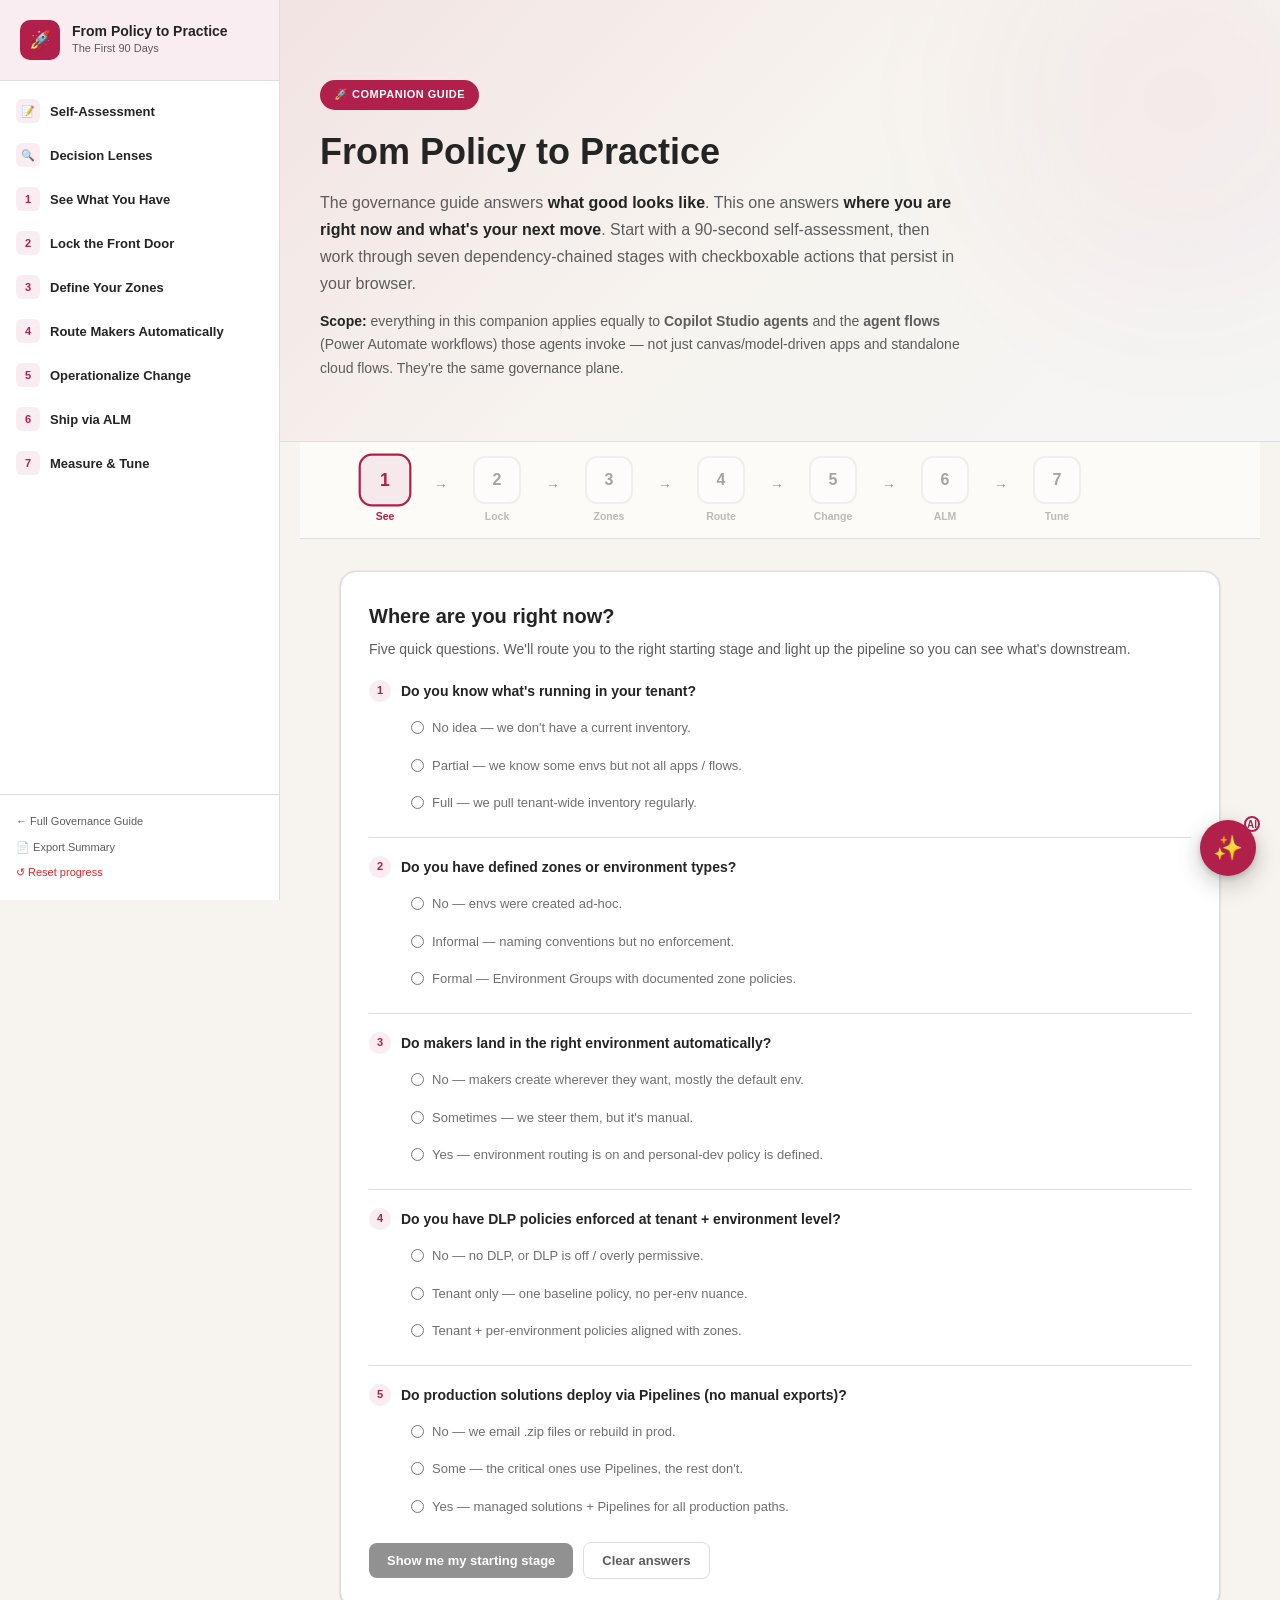
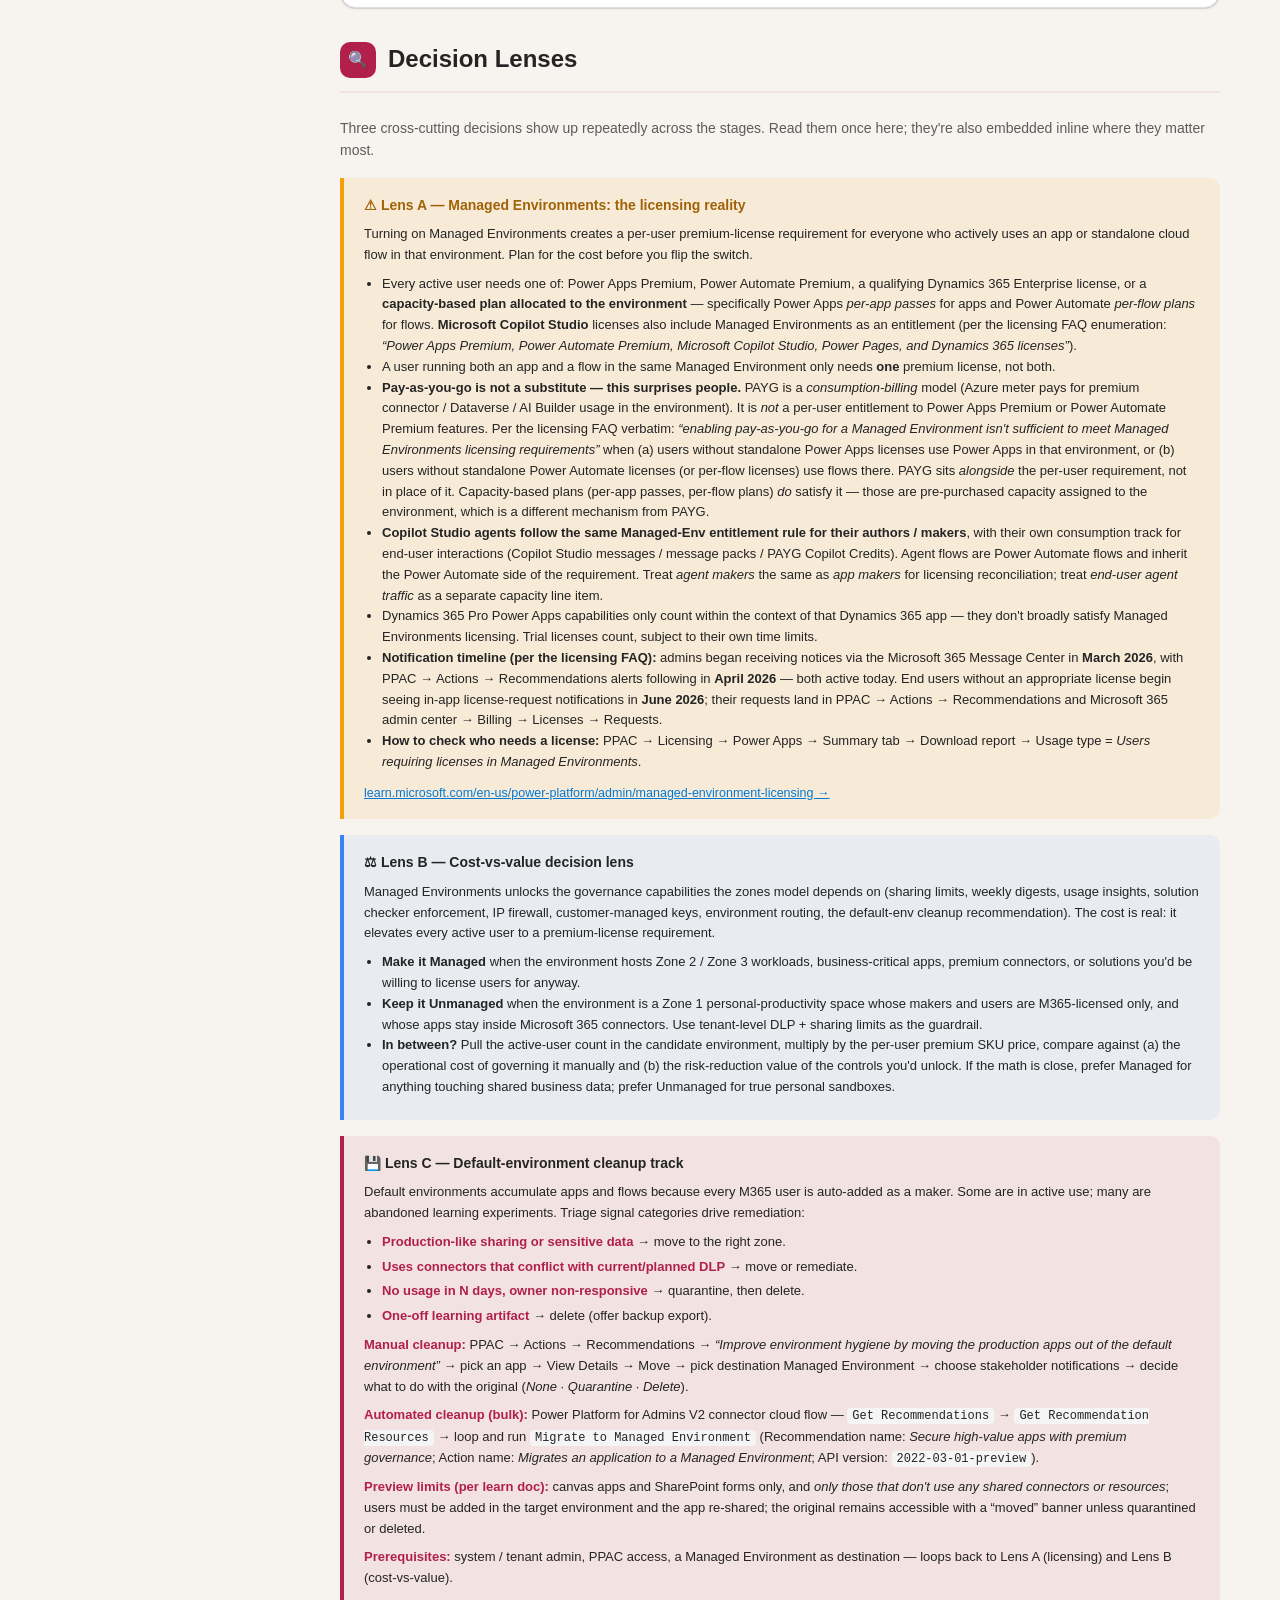
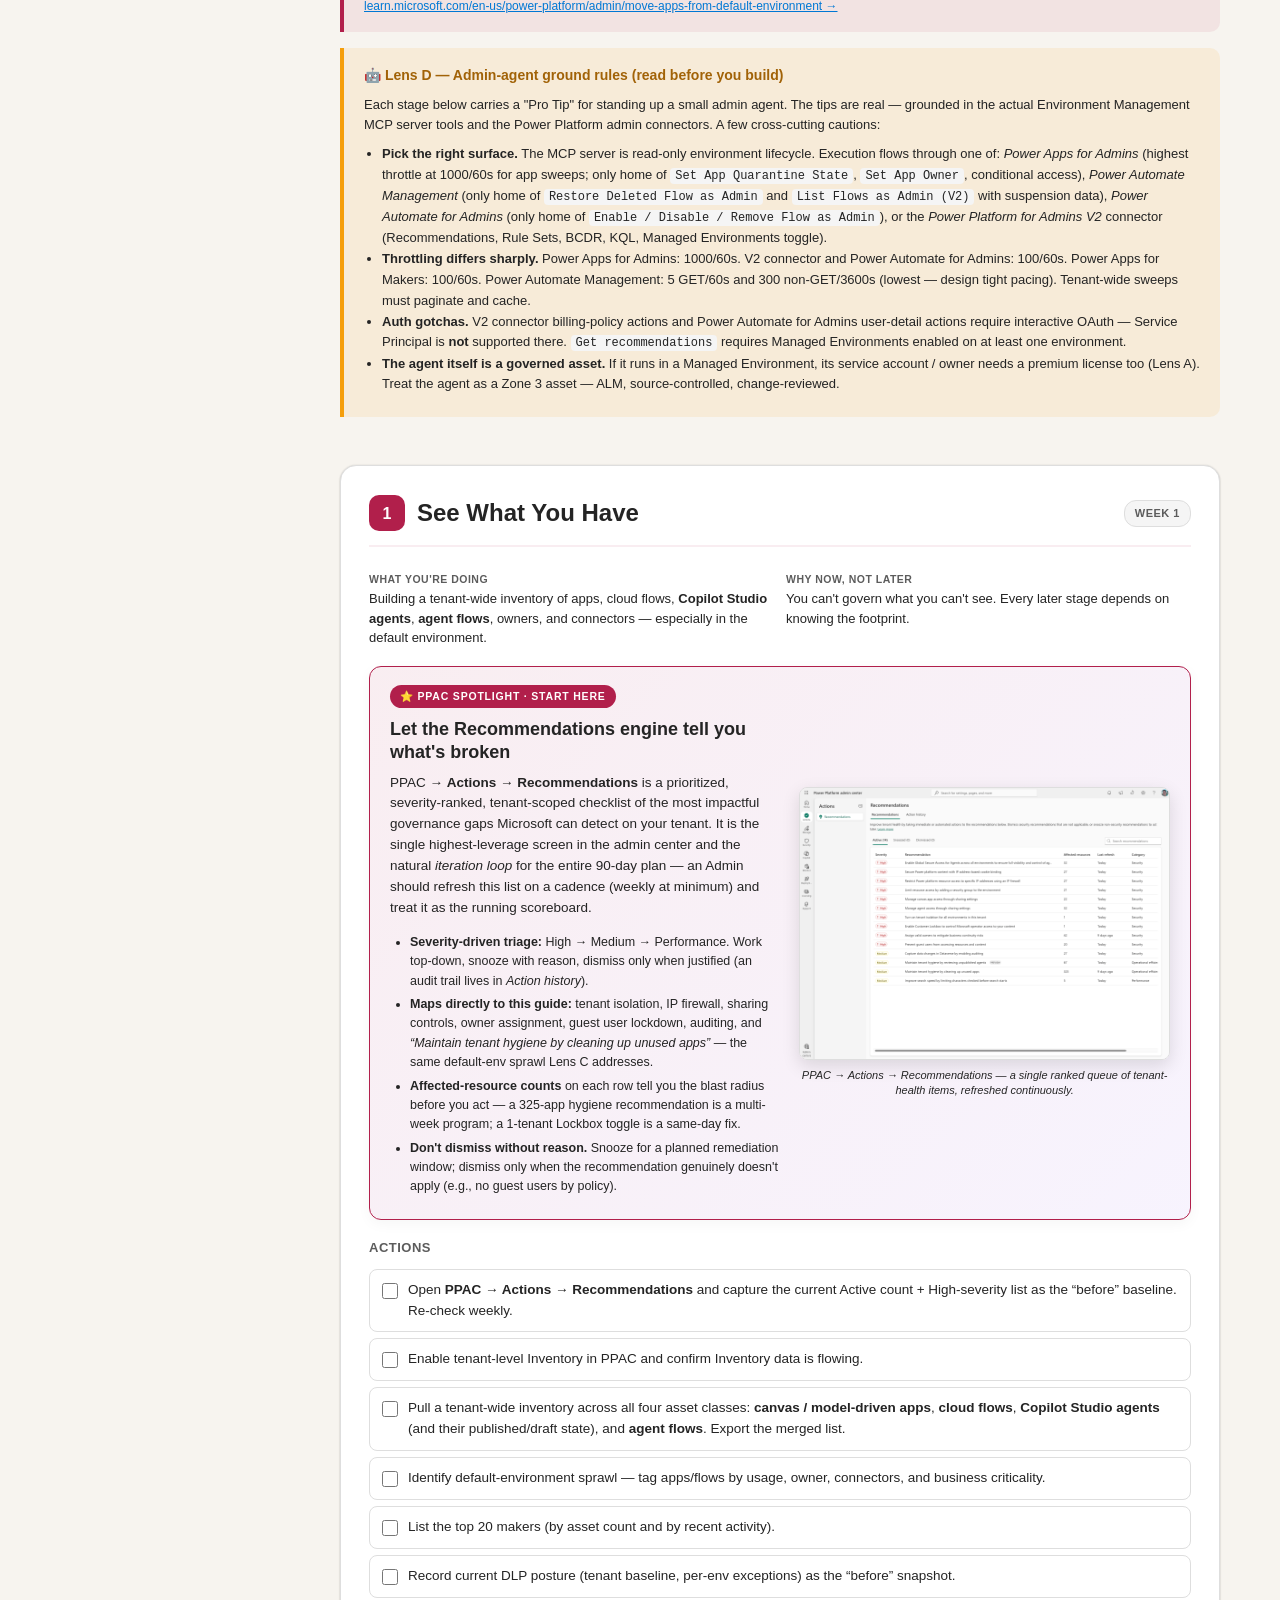
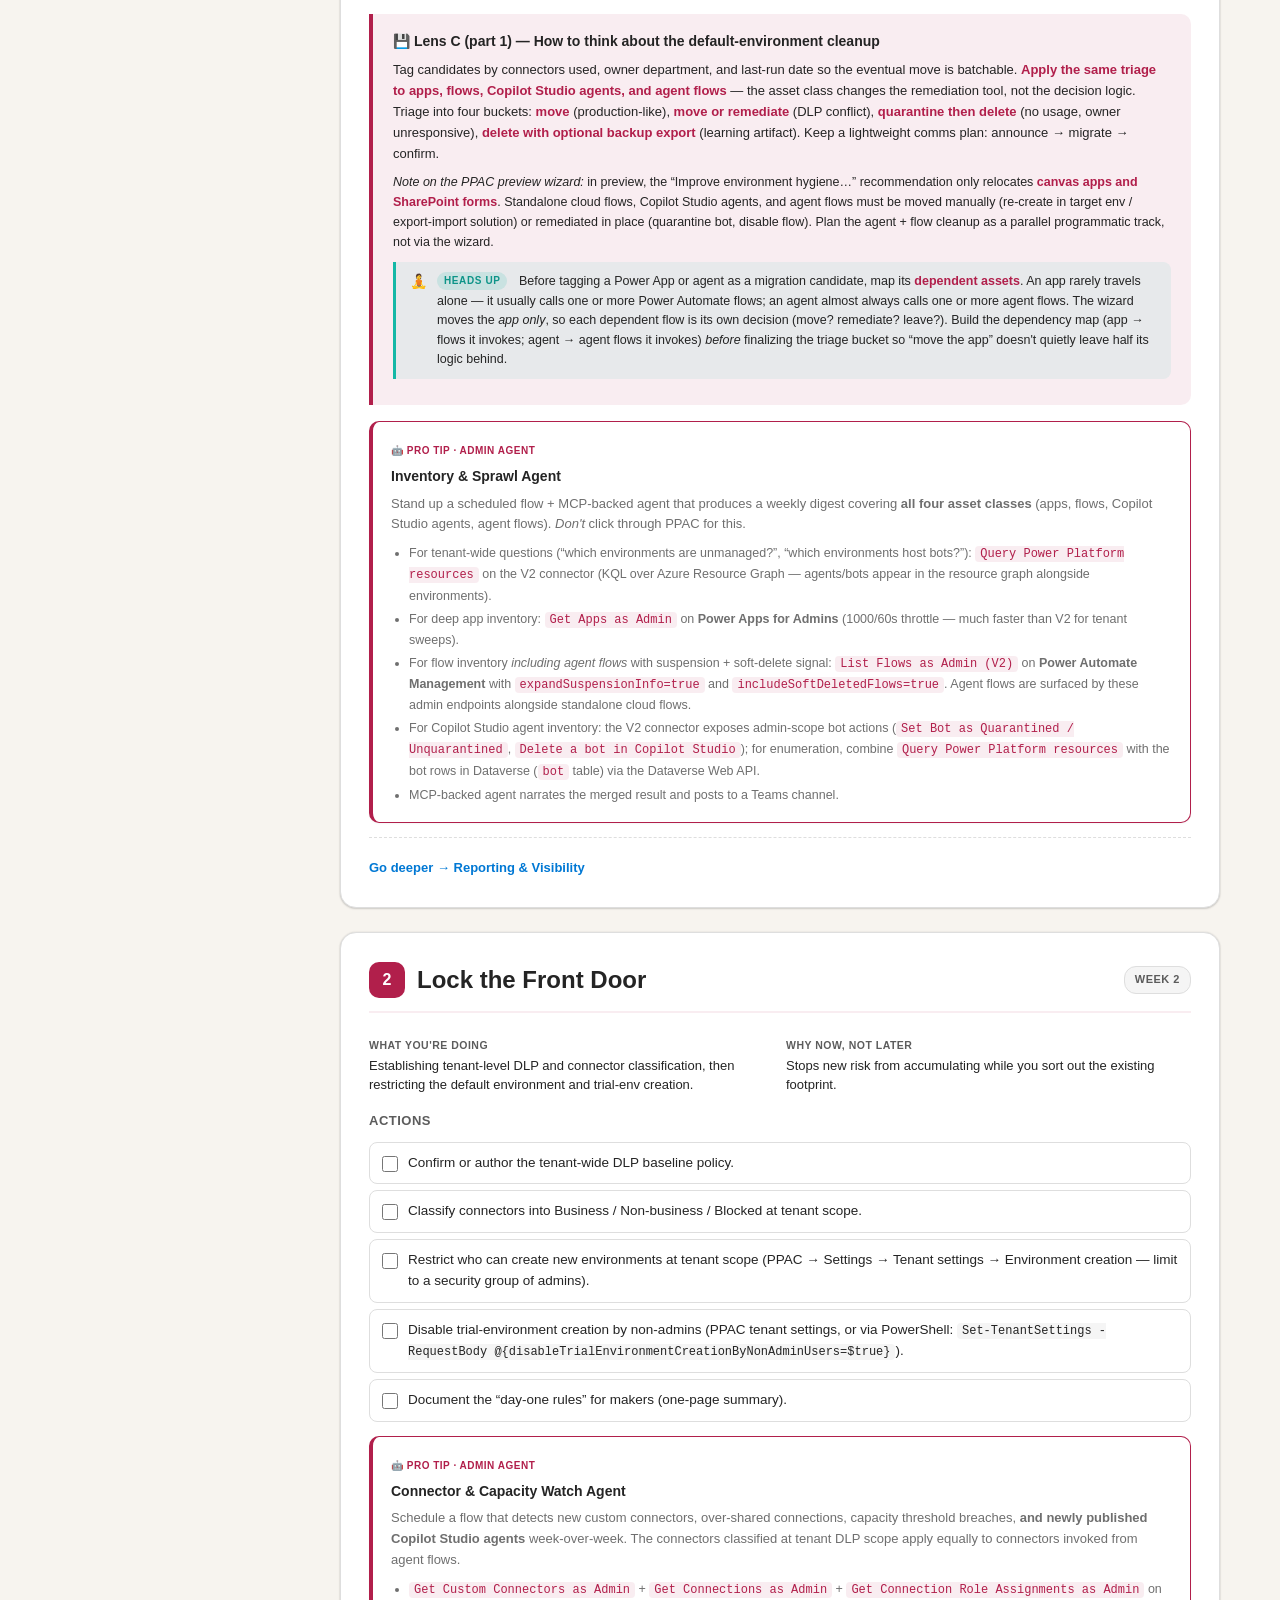
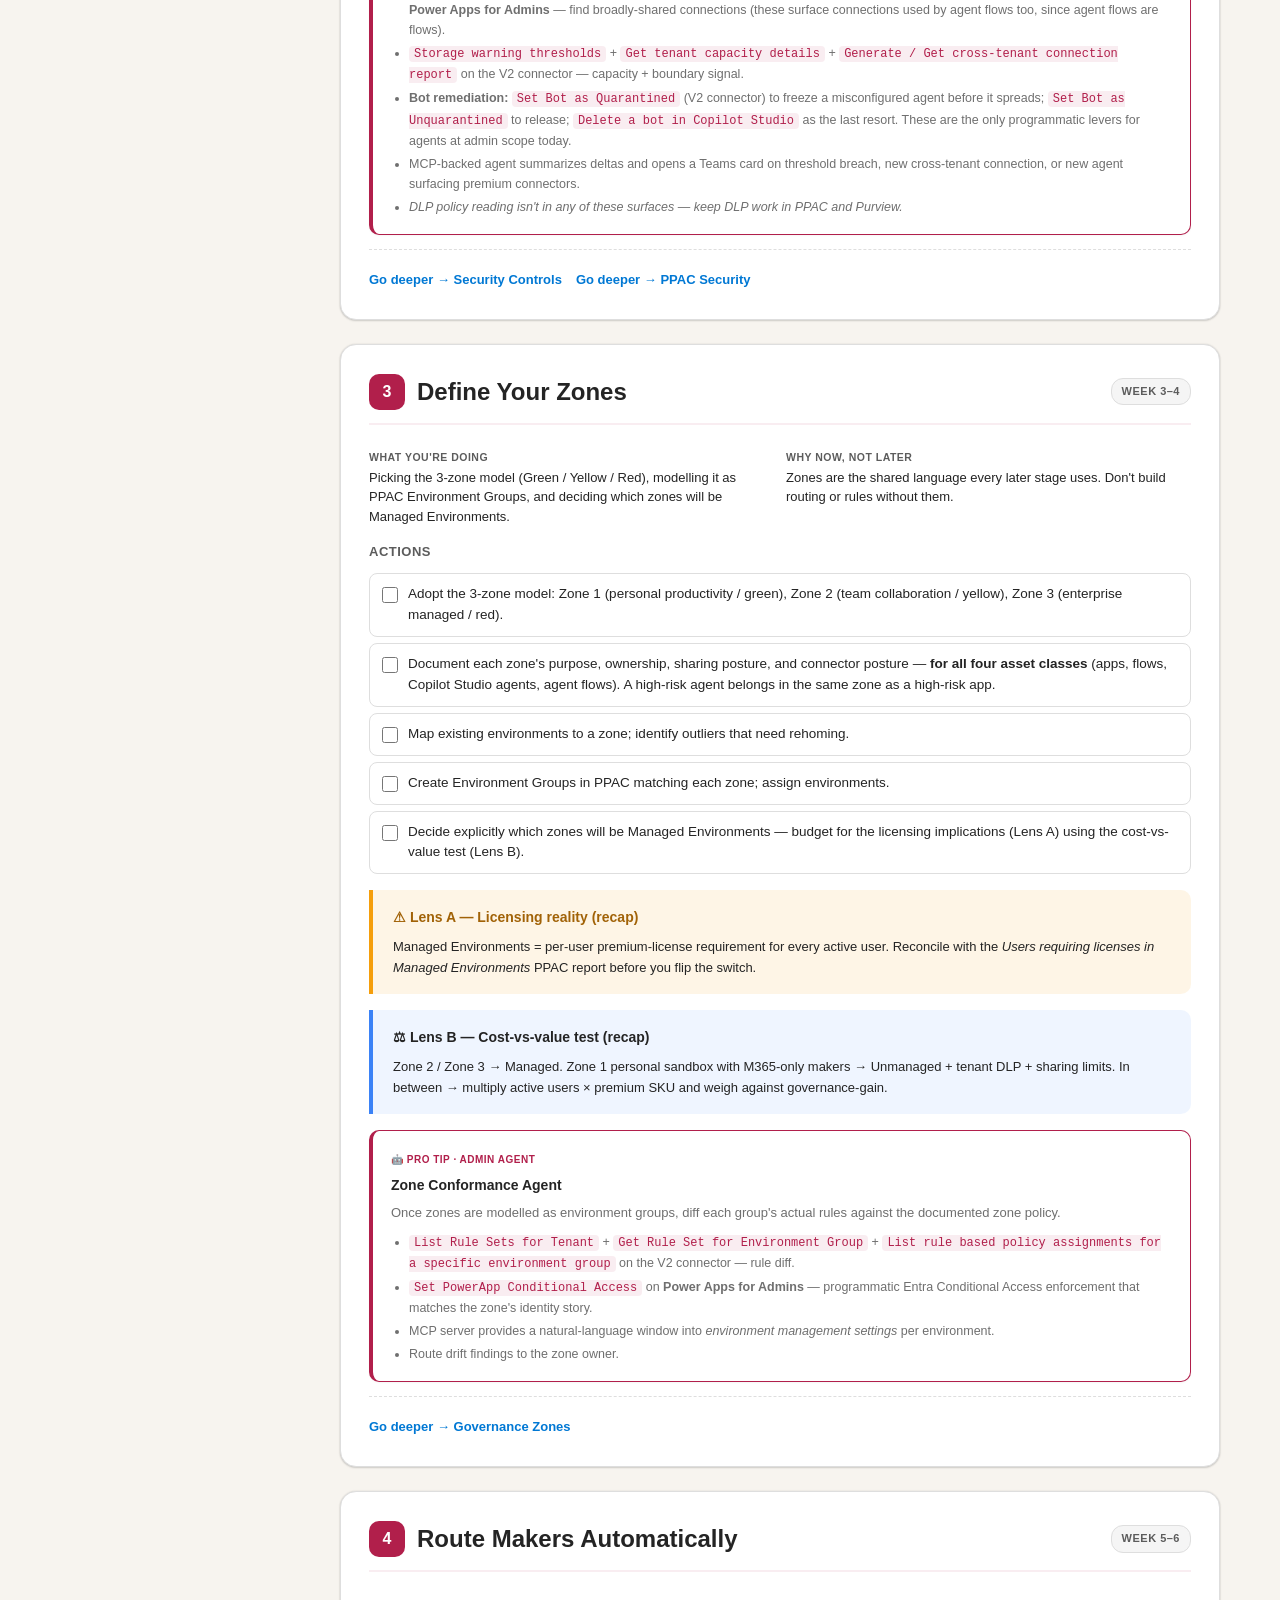
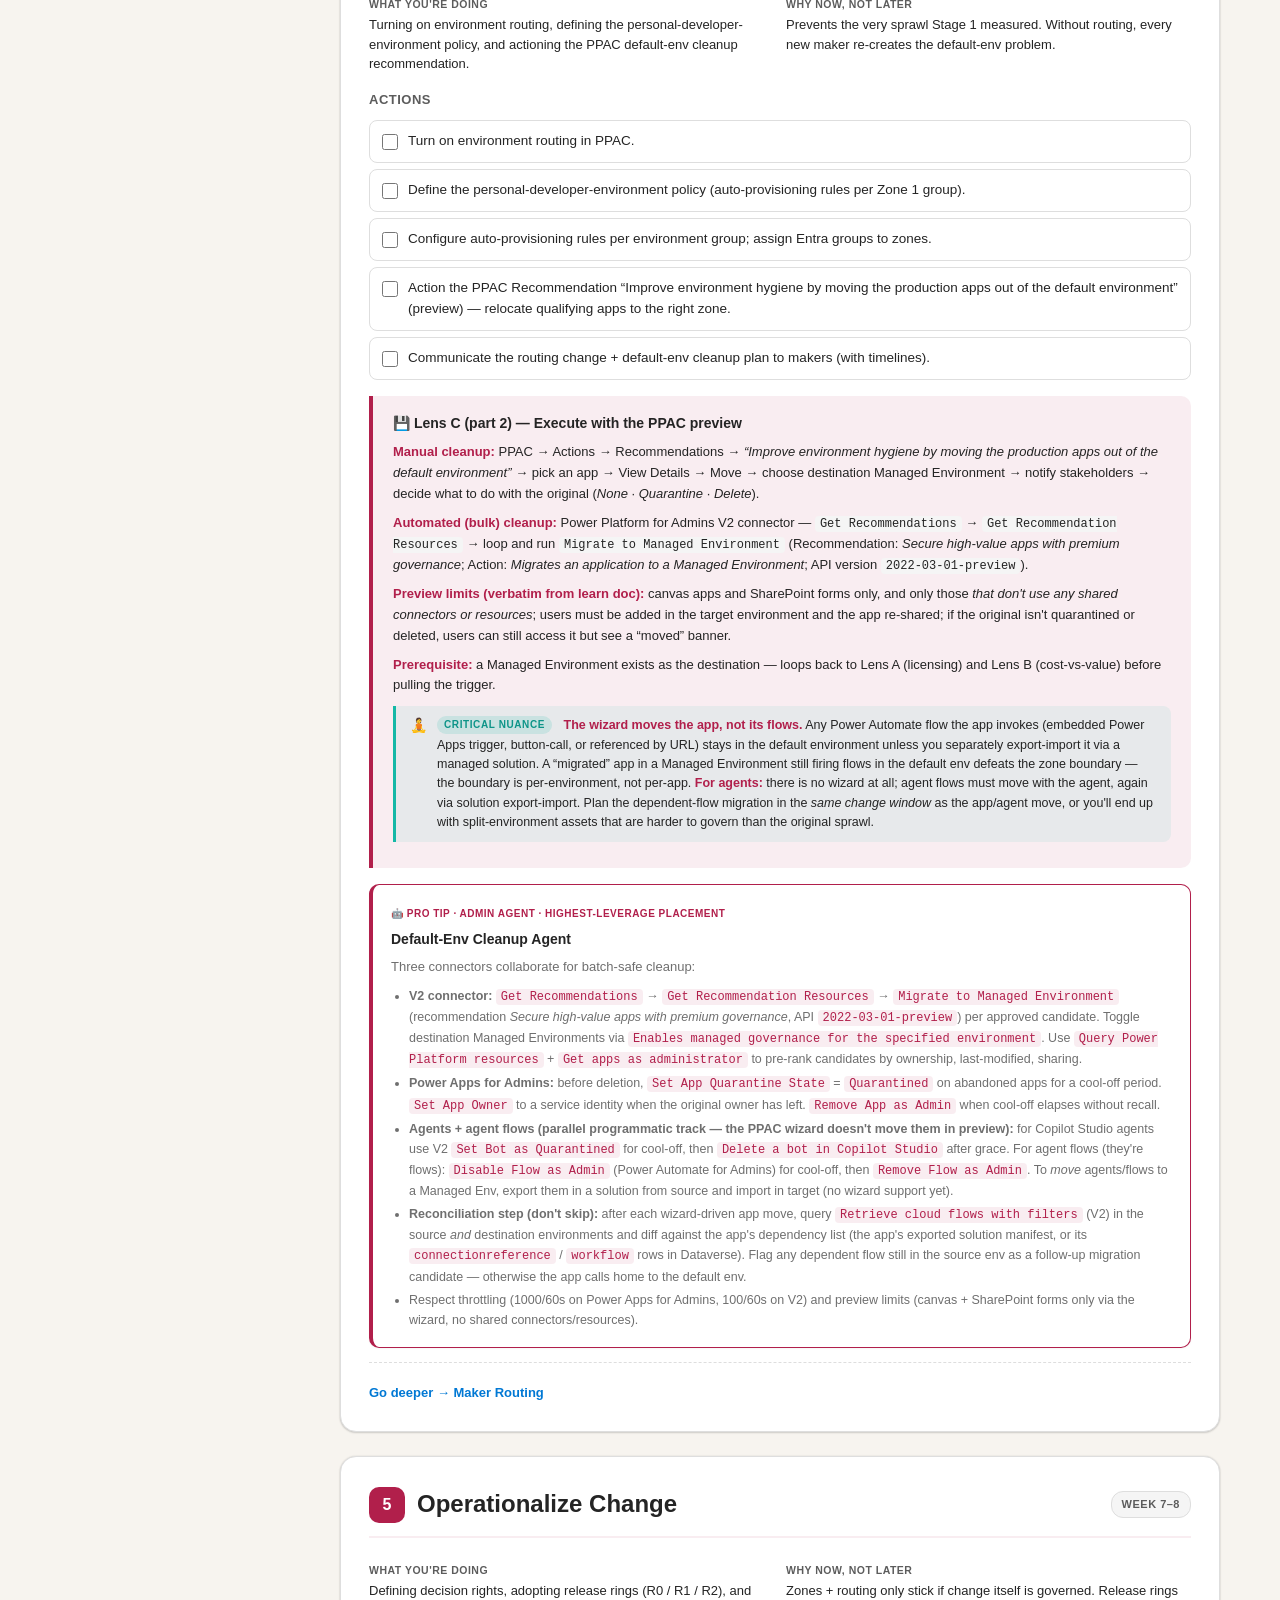
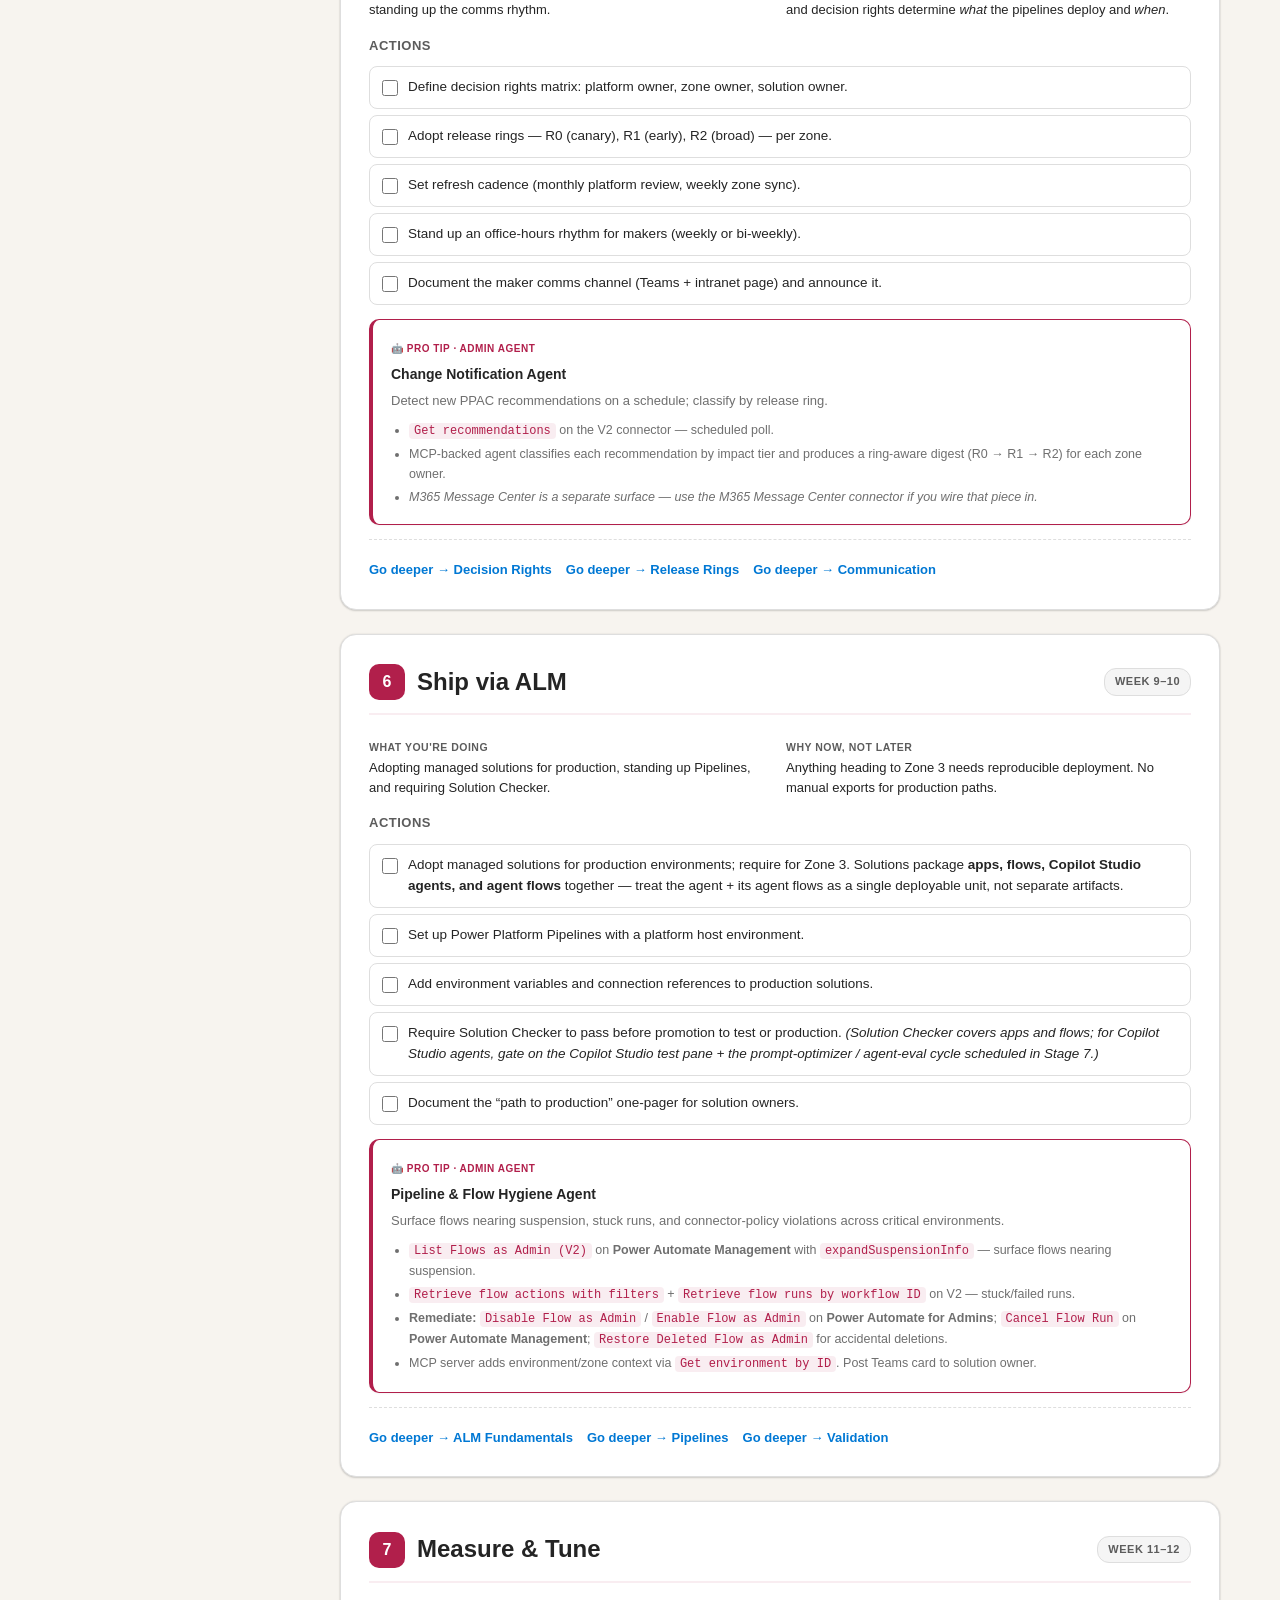
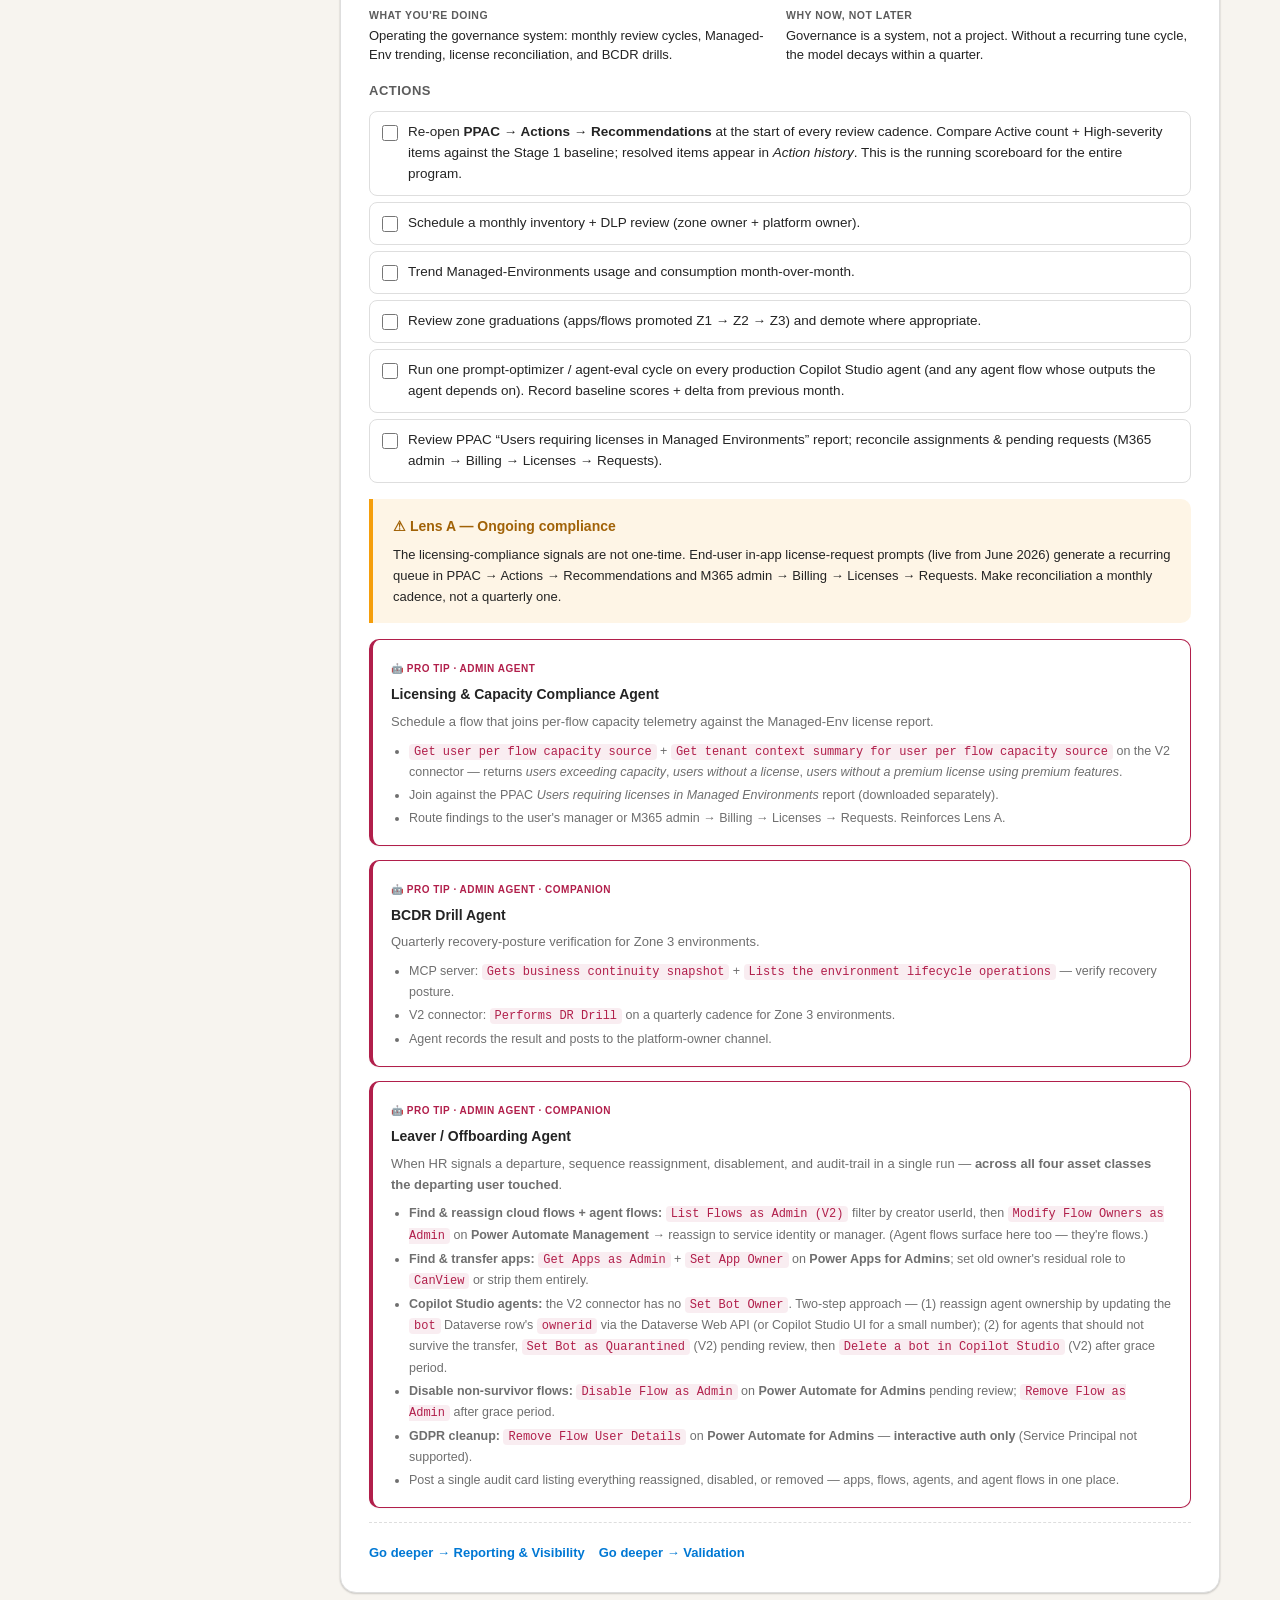
<file: first-90-days.html>
<!DOCTYPE html>
<html lang="en">
<head>
<meta charset="UTF-8">
<meta name="viewport" content="width=device-width, initial-scale=1.0">
<title>From Policy to Practice &mdash; The First 90 Days</title>
<script>
(()=>{
const param=new URLSearchParams(window.location.search).get("clawpilotTheme");
const theme=param||(window.matchMedia("(prefers-color-scheme: dark)").matches?"dark":"light");
document.documentElement.setAttribute("data-theme",theme);
})();
</script>
<style>
:root{color-scheme:light;--cp-bg:#f7f4ef;--cp-bg-elevated:#fcfbf8;--cp-surface:#ffffff;--cp-surface-soft:#f5f5f5;--cp-border:#dedede;--cp-border-strong:#919191;--cp-text:#242424;--cp-text-muted:#5c5c5c;--cp-text-soft:#6f6f6f;--cp-accent:#b11f4b;--cp-accent-hover:#9a1a41;--cp-accent-soft:rgba(177,31,75,0.08);--cp-accent-fg:#ffffff;--cp-success:#16a34a;--cp-danger:#dc2626;--cp-warning:#f59e0b;--cp-link:#0078d4;--cp-shadow:0 18px 48px rgba(0,0,0,0.12);--cp-overlay:rgba(255,255,255,0.8);--cp-panel:rgba(255,255,255,0.86);--cp-panel-strong:rgba(255,255,255,0.96);--cp-sheen:rgba(255,255,255,0.55);--cp-highlight:rgba(177,31,75,0.12);--zone1:#22c55e;--zone2:#eab308;--zone3:#ef4444;--purple:#7c3aed;--blue:#3b82f6;--teal:#14b8a6}
html[data-theme="dark"]{color-scheme:dark;--cp-bg:#3d3b3a;--cp-bg-elevated:#343231;--cp-surface:#292929;--cp-surface-soft:#2e2e2e;--cp-border:#474747;--cp-border-strong:#5f5f5f;--cp-text:#dedede;--cp-text-muted:#919191;--cp-text-soft:#b0b0b0;--cp-accent:#fd8ea1;--cp-accent-hover:#fb7b91;--cp-accent-soft:rgba(253,142,161,0.14);--cp-accent-fg:#1a1a1a;--cp-success:#4ade80;--cp-danger:#f87171;--cp-warning:#fbbf24;--cp-link:#4da6ff;--cp-shadow:0 18px 48px rgba(0,0,0,0.32);--cp-overlay:rgba(41,41,41,0.88);--cp-panel:rgba(41,41,41,0.72);--cp-panel-strong:rgba(41,41,41,0.96);--cp-sheen:rgba(255,255,255,0.04);--cp-highlight:rgba(253,142,161,0.12)}
*{margin:0;padding:0;box-sizing:border-box}html{scroll-behavior:smooth}
body{font-family:"Segoe UI",Aptos,Calibri,-apple-system,BlinkMacSystemFont,sans-serif;background:var(--cp-bg);color:var(--cp-text);line-height:1.6;overflow-x:hidden}
.sidebar{position:fixed;left:0;top:0;bottom:0;width:280px;background:var(--cp-surface);border-right:1px solid var(--cp-border);z-index:100;overflow-y:auto;display:flex;flex-direction:column;transition:transform .3s ease}
.sidebar-header{padding:20px;border-bottom:1px solid var(--cp-border);display:flex;align-items:center;gap:12px;background:var(--cp-accent-soft)}
.sidebar-logo{width:40px;height:40px;border-radius:10px;background:var(--cp-accent);display:flex;align-items:center;justify-content:center;color:var(--cp-accent-fg);font-weight:700;font-size:18px}
.sidebar-title{font-size:14px;font-weight:600;line-height:1.3}.sidebar-subtitle{font-size:11px;color:var(--cp-text-muted)}
.sidebar-nav{flex:1;overflow-y:auto;padding:8px 0}
.sidebar-footer{padding:14px 16px;border-top:1px solid var(--cp-border);font-size:11px;color:var(--cp-text-muted)}
.sidebar-footer a{color:var(--cp-text-muted);text-decoration:none;display:block;padding:4px 0;cursor:pointer}
.sidebar-footer a:hover{color:var(--cp-accent)}
.nav-chapter-btn{display:flex;align-items:center;gap:10px;width:100%;padding:10px 16px;border:none;background:none;color:var(--cp-text);font-size:13px;font-weight:600;cursor:pointer;text-align:left;transition:background .15s}
.nav-chapter-btn:hover{background:var(--cp-accent-soft)}.nav-chapter-btn.active{color:var(--cp-accent);background:var(--cp-accent-soft)}
.nav-chapter-btn .ch-num{width:24px;height:24px;border-radius:6px;background:var(--cp-accent-soft);color:var(--cp-accent);display:flex;align-items:center;justify-content:center;font-size:11px;font-weight:700;flex-shrink:0}
.nav-chapter-btn.active .ch-num{background:var(--cp-accent);color:var(--cp-accent-fg)}
.nav-chapter-btn .ch-check{margin-left:auto;font-size:14px;color:var(--cp-success);opacity:0;transition:opacity .2s}
.nav-chapter-btn.complete .ch-check{opacity:1}
.main{margin-left:280px;min-height:100vh}
.mobile-toggle{display:none;position:fixed;top:12px;left:12px;z-index:200;width:40px;height:40px;border-radius:10px;border:1px solid var(--cp-border);background:var(--cp-surface);cursor:pointer;font-size:20px;color:var(--cp-text);align-items:center;justify-content:center}
.hero{position:relative;padding:80px 40px 60px;background:linear-gradient(135deg,var(--cp-accent-soft) 0%,var(--cp-bg) 50%,var(--cp-surface-soft) 100%);border-bottom:1px solid var(--cp-border);overflow:hidden}
.hero::before{content:'';position:absolute;top:-100px;right:-100px;width:400px;height:400px;border-radius:50%;background:var(--cp-accent-soft);filter:blur(80px);opacity:.5}
.hero-badge{display:inline-flex;align-items:center;gap:6px;padding:6px 14px;border-radius:20px;background:var(--cp-accent);color:var(--cp-accent-fg);font-size:11px;font-weight:600;text-transform:uppercase;letter-spacing:.5px;margin-bottom:20px}
.hero h1{font-size:36px;font-weight:700;line-height:1.2;max-width:700px;margin-bottom:16px;position:relative}
.hero p{font-size:16px;color:var(--cp-text-muted);max-width:640px;line-height:1.7;position:relative}
.hero p em{color:var(--cp-text);font-style:normal;font-weight:600}
.content{max-width:960px;margin:0 auto;padding:40px 40px 80px}
.section{margin-bottom:48px;scroll-margin-top:24px;animation:fadeInUp .4s ease}
@keyframes fadeInUp{from{opacity:0;transform:translateY(20px)}to{opacity:1;transform:translateY(0)}}
.section-header{display:flex;align-items:center;gap:12px;margin-bottom:24px;padding-bottom:12px;border-bottom:2px solid var(--cp-accent-soft)}
.section-num{width:36px;height:36px;border-radius:10px;background:var(--cp-accent);color:var(--cp-accent-fg);display:flex;align-items:center;justify-content:center;font-weight:700;font-size:16px;flex-shrink:0}
.section-header h2{font-size:24px;font-weight:700}
.section-header .stage-horizon{margin-left:auto;font-size:11px;font-weight:600;text-transform:uppercase;letter-spacing:.5px;padding:4px 10px;border-radius:12px;background:var(--cp-surface-soft);color:var(--cp-text-muted);border:1px solid var(--cp-border)}
.subsection{margin-bottom:24px}
.subsection h3{font-size:16px;font-weight:600;margin-bottom:8px}
.subsection p,.subsection li{font-size:14px;color:var(--cp-text-soft);line-height:1.7;margin-bottom:8px}
.subsection ul{padding-left:20px}
.callout{background:var(--cp-accent-soft);border-left:4px solid var(--cp-accent);border-radius:0 .625rem .625rem 0;padding:16px 20px;margin:16px 0}
.callout p{font-size:13px;color:var(--cp-text);margin:0 0 8px}.callout p:last-child{margin-bottom:0}.callout strong{color:var(--cp-accent)}
.callout ul{padding-left:18px;margin:6px 0;font-size:13px;color:var(--cp-text)}
.callout li{margin-bottom:4px}
.info-callout{background:rgba(59,130,246,.08);border-left:4px solid var(--blue);border-radius:0 .625rem .625rem 0;padding:16px 20px;margin:16px 0}
.info-callout p{font-size:13px;color:var(--cp-text);margin:0 0 8px}.info-callout p:last-child{margin-bottom:0}
.info-callout ul{padding-left:18px;margin:6px 0;font-size:13px;color:var(--cp-text)}
.callout-warn{background:rgba(245,158,11,.10);border-left:4px solid var(--cp-warning);border-radius:0 .625rem .625rem 0;padding:16px 20px;margin:16px 0}
.callout-warn p{font-size:13px;color:var(--cp-text);margin:0 0 8px}.callout-warn p:last-child{margin-bottom:0}
.callout-warn ul{padding-left:18px;margin:6px 0;font-size:13px;color:var(--cp-text)}
.callout h4,.info-callout h4,.callout-warn h4{font-size:14px;font-weight:700;margin:0 0 8px;display:flex;align-items:center;gap:8px}
.callout-warn h4{color:#a16207}html[data-theme="dark"] .callout-warn h4{color:var(--cp-warning)}
.tip-agent{border:1px solid var(--cp-accent);border-left:4px solid var(--cp-accent);background:var(--cp-surface);border-radius:.625rem;padding:14px 18px;margin:14px 0;box-shadow:0 1px 2px rgba(0,0,0,.04)}
.tip-agent .tip-label{display:inline-flex;align-items:center;gap:6px;font-size:10px;font-weight:700;text-transform:uppercase;letter-spacing:.5px;color:var(--cp-accent);margin-bottom:6px}
.tip-agent h4{font-size:14px;font-weight:700;margin:0 0 6px}
.tip-agent p{font-size:13px;color:var(--cp-text-soft);margin:0 0 8px;line-height:1.6}
.tip-agent ul{padding-left:18px;margin:4px 0 0;font-size:12.5px;color:var(--cp-text-soft)}
.tip-agent li{margin-bottom:3px}
.tip-agent code{font-family:"SFMono-Regular",Consolas,monospace;font-size:12px;background:var(--cp-accent-soft);color:var(--cp-accent);padding:1px 5px;border-radius:4px}
.nuance{display:flex;gap:10px;padding:10px 14px;margin:10px 0;background:rgba(20,184,166,.08);border-left:3px solid var(--teal);border-radius:0 8px 8px 0;font-size:12.5px;line-height:1.55;color:var(--cp-text)}
.nuance .nuance-glyph{flex-shrink:0;font-size:14px;line-height:1.4}
.nuance .nuance-body{flex:1}
.nuance .nuance-label{display:inline-block;font-size:10px;font-weight:700;text-transform:uppercase;letter-spacing:.6px;color:#0d9488;background:rgba(20,184,166,.14);padding:1px 7px;border-radius:10px;margin-right:8px;vertical-align:1px}
html[data-theme="dark"] .nuance .nuance-label{color:#5eead4;background:rgba(94,234,212,.14)}
.nuance code{font-family:"SFMono-Regular",Consolas,monospace;font-size:11.5px;background:rgba(20,184,166,.12);color:#0d9488;padding:1px 5px;border-radius:4px}
html[data-theme="dark"] .nuance code{color:#5eead4;background:rgba(94,234,212,.12)}
.spotlight{display:grid;grid-template-columns:minmax(0,1.05fr) minmax(0,1fr);gap:20px;align-items:stretch;margin:18px 0;padding:18px 20px;background:linear-gradient(135deg,var(--cp-accent-soft) 0%,rgba(124,58,237,.06) 100%);border:1px solid var(--cp-accent);border-radius:12px;box-shadow:0 4px 14px rgba(0,0,0,.04)}
.spotlight-body{display:flex;flex-direction:column;justify-content:center}
.spotlight-label{display:inline-block;align-self:flex-start;font-size:10.5px;font-weight:700;text-transform:uppercase;letter-spacing:.8px;color:#fff;background:var(--cp-accent);padding:3px 10px;border-radius:12px;margin-bottom:10px}
.spotlight-body h4{margin:0 0 8px 0;font-size:18px;line-height:1.3;color:var(--cp-text)}
.spotlight-body p{margin:0 0 8px 0;font-size:13.5px;line-height:1.55;color:var(--cp-text)}
.spotlight-body ul{margin:6px 0 0 0;padding-left:20px;font-size:12.5px;line-height:1.55;color:var(--cp-text)}
.spotlight-body ul li{margin-bottom:4px}
.spotlight-figure{display:flex;flex-direction:column;justify-content:center;align-items:center;gap:8px}
.spotlight-figure img{width:100%;max-width:100%;height:auto;border-radius:8px;border:1px solid var(--cp-border);box-shadow:0 6px 18px rgba(0,0,0,.12)}
.spotlight-figure figcaption{font-size:11px;color:var(--cp-muted);font-style:italic;text-align:center;line-height:1.4}
@media (max-width:780px){.spotlight{grid-template-columns:1fr}}
html[data-theme="dark"] .spotlight{background:linear-gradient(135deg,rgba(220,38,127,.12) 0%,rgba(124,58,237,.12) 100%)}
.go-deeper{display:inline-flex;align-items:center;gap:6px;margin-top:8px;font-size:13px;font-weight:600;color:var(--cp-link);text-decoration:none}
.go-deeper:hover{text-decoration:underline}
.go-deeper-row{display:flex;flex-wrap:wrap;gap:14px;margin-top:12px;padding-top:12px;border-top:1px dashed var(--cp-border)}
/* Assessment card */
.assessment{background:var(--cp-surface);border:1px solid var(--cp-border);border-radius:16px;padding:28px;margin-bottom:32px;box-shadow:0 0 2px rgba(0,0,0,.12),0 1px 2px rgba(0,0,0,.14)}
.assessment h2{font-size:20px;font-weight:700;margin-bottom:6px}
.assessment .lead{font-size:14px;color:var(--cp-text-muted);margin-bottom:20px}
.q-block{margin-bottom:18px;padding-bottom:18px;border-bottom:1px solid var(--cp-border)}
.q-block:last-of-type{border-bottom:none;padding-bottom:0}
.q-block .q-text{font-size:14px;font-weight:600;margin-bottom:10px;display:flex;gap:10px}
.q-block .q-num{flex-shrink:0;width:22px;height:22px;border-radius:50%;background:var(--cp-accent-soft);color:var(--cp-accent);display:inline-flex;align-items:center;justify-content:center;font-size:11px;font-weight:700}
.q-options{display:flex;flex-direction:column;gap:6px;padding-left:32px}
.q-options label{display:flex;align-items:flex-start;gap:8px;font-size:13px;color:var(--cp-text-soft);cursor:pointer;padding:6px 10px;border-radius:6px;transition:background .15s;line-height:1.5}
.q-options label:hover{background:var(--cp-accent-soft);color:var(--cp-text)}
.q-options input[type=radio]{margin-top:3px;accent-color:var(--cp-accent);cursor:pointer}
.q-options input[type=radio]:checked + span{color:var(--cp-text);font-weight:500}
.assessment-actions{display:flex;gap:10px;margin-top:20px;align-items:center;flex-wrap:wrap}
.btn{padding:10px 18px;border-radius:8px;border:none;font-size:13px;font-weight:600;cursor:pointer;transition:all .2s;font-family:inherit}
.btn-primary{background:var(--cp-accent);color:var(--cp-accent-fg)}
.btn-primary:hover{background:var(--cp-accent-hover)}
.btn-primary:disabled{background:var(--cp-border-strong);cursor:not-allowed;color:var(--cp-surface)}
.btn-ghost{background:transparent;color:var(--cp-text-muted);border:1px solid var(--cp-border)}
.btn-ghost:hover{color:var(--cp-text);border-color:var(--cp-text-muted)}
.assessment-result{margin-top:16px;padding:14px 18px;border-radius:10px;background:var(--cp-accent-soft);border-left:4px solid var(--cp-accent);font-size:13.5px;display:none}
.assessment-result.show{display:block}
.assessment-result strong{color:var(--cp-accent)}
.assessment-result .score-pill{display:inline-block;padding:2px 10px;border-radius:12px;background:var(--cp-accent);color:var(--cp-accent-fg);font-weight:700;font-size:12px;margin:0 4px}
/* Pipeline (sticky) */
.pipeline-sticky{position:sticky;top:0;z-index:50;background:var(--cp-bg-elevated);border-bottom:1px solid var(--cp-border);padding:14px 40px;margin:-40px -40px 32px;backdrop-filter:blur(8px);overflow-x:auto}
.pipeline-flow{display:flex;align-items:center;gap:0;min-width:max-content}
.pipeline-stage{display:flex;flex-direction:column;align-items:center;min-width:90px;gap:6px;cursor:pointer;transition:opacity .25s,transform .15s}
.pipeline-stage.dim{opacity:.4}
.pipeline-stage:hover{transform:translateY(-2px)}
.pipeline-node{width:48px;height:48px;border-radius:12px;display:flex;align-items:center;justify-content:center;font-size:16px;font-weight:700;border:2px solid var(--cp-border);background:var(--cp-surface);color:var(--cp-text);transition:all .25s}
.pipeline-stage.current .pipeline-node{border-color:var(--cp-accent);background:var(--cp-accent-soft);color:var(--cp-accent);transform:scale(1.1)}
.pipeline-stage.complete .pipeline-node{background:var(--cp-success);color:#fff;border-color:var(--cp-success)}
.pipeline-stage.complete .pipeline-node::before{content:'\2713';font-size:18px}
.pipeline-stage.complete .pipeline-node span{display:none}
.pipeline-label{font-size:10.5px;font-weight:600;text-align:center;color:var(--cp-text-muted);max-width:88px;line-height:1.3}
.pipeline-stage.current .pipeline-label{color:var(--cp-accent)}
.pipeline-arrow{font-size:14px;color:var(--cp-border-strong);margin:0 4px;align-self:flex-start;margin-top:18px}
/* Stage card */
.stage-card{background:var(--cp-surface);border:1px solid var(--cp-border);border-radius:16px;padding:28px;margin-bottom:24px;scroll-margin-top:120px;box-shadow:0 0 2px rgba(0,0,0,.12),0 1px 2px rgba(0,0,0,.14);transition:opacity .3s,filter .3s}
.stage-card.assumed{opacity:.65}
.stage-card.assumed .stage-actions{filter:grayscale(.5)}
.stage-meta{display:flex;flex-wrap:wrap;gap:12px;margin-bottom:14px;font-size:12.5px}
.stage-meta .meta-item{display:flex;flex-direction:column;gap:2px;flex:1;min-width:200px}
.stage-meta .meta-label{font-size:10.5px;font-weight:700;text-transform:uppercase;letter-spacing:.5px;color:var(--cp-text-muted)}
.stage-meta .meta-value{font-size:13px;color:var(--cp-text);line-height:1.5}
.stage-actions{margin-top:16px}
.stage-actions h4{font-size:13px;font-weight:700;text-transform:uppercase;letter-spacing:.5px;color:var(--cp-text-muted);margin-bottom:10px}
.action-item{display:flex;gap:10px;padding:10px 12px;border-radius:8px;border:1px solid var(--cp-border);margin-bottom:6px;transition:background .15s,border-color .15s;cursor:pointer}
.action-item:hover{background:var(--cp-surface-soft);border-color:var(--cp-border-strong)}
.action-item input[type=checkbox]{margin-top:3px;accent-color:var(--cp-accent);cursor:pointer;flex-shrink:0;width:16px;height:16px}
.action-item input[type=checkbox]:checked ~ .action-text{color:var(--cp-text-muted);text-decoration:line-through}
.action-item .action-text{font-size:13.5px;color:var(--cp-text);line-height:1.55;flex:1}
.assumed-note{font-size:12px;font-style:italic;color:var(--cp-text-muted);padding:8px 12px;border-radius:8px;background:var(--cp-surface-soft);margin-bottom:14px}
/* Export modal */
.modal-overlay{display:none;position:fixed;inset:0;background:var(--cp-overlay);z-index:500;align-items:center;justify-content:center;backdrop-filter:blur(4px)}
.modal-overlay.show{display:flex}
.modal{background:var(--cp-surface);border-radius:16px;max-width:760px;width:90%;max-height:85vh;overflow-y:auto;box-shadow:var(--cp-shadow);padding:32px;position:relative}
.modal-close{position:absolute;top:16px;right:16px;width:32px;height:32px;border-radius:8px;border:1px solid var(--cp-border);background:var(--cp-surface-soft);cursor:pointer;font-size:16px;color:var(--cp-text-muted);display:flex;align-items:center;justify-content:center}
.modal h2{font-size:20px;margin-bottom:12px}
.modal h3{font-size:15px;margin:18px 0 8px;color:var(--cp-accent)}
.modal ul{padding-left:20px;margin:6px 0 12px}.modal li{font-size:13px;color:var(--cp-text-soft);margin-bottom:4px;line-height:1.6}
.modal .completed{color:var(--cp-success)}
.modal .outstanding{color:var(--cp-text-muted)}
.modal .modal-actions{margin-top:20px;display:flex;gap:10px;justify-content:flex-end}
.back-to-top{position:fixed;bottom:24px;right:24px;z-index:200;width:44px;height:44px;border-radius:50%;background:var(--cp-accent);color:var(--cp-accent-fg);border:none;cursor:pointer;font-size:20px;box-shadow:var(--cp-shadow);transition:opacity .3s,transform .3s;opacity:0;transform:translateY(10px);display:flex;align-items:center;justify-content:center}
.back-to-top.visible{opacity:1;transform:translateY(0)}
@media(max-width:768px){.sidebar{transform:translateX(-280px)}.sidebar.open{transform:translateX(0)}.main{margin-left:0}.mobile-toggle{display:flex}.hero{padding:60px 20px 40px}.hero h1{font-size:24px}.content{padding:20px}.pipeline-sticky{padding:12px 20px;margin:-20px -20px 24px}.stage-card,.assessment{padding:18px}.section-header .stage-horizon{margin-left:0}}
::-webkit-scrollbar{width:6px}::-webkit-scrollbar-track{background:var(--cp-bg)}::-webkit-scrollbar-thumb{background:var(--cp-border-strong);border-radius:3px}
@media print{
  .sidebar,.mobile-toggle,.back-to-top,.pipeline-sticky,.assessment-actions,.modal-actions{display:none!important}
  .main{margin-left:0!important}
  .hero{padding:24px 0;background:none;border:none}
  .stage-card,.assessment,.callout,.info-callout,.callout-warn,.tip-agent{break-inside:avoid;page-break-inside:avoid;box-shadow:none}
  .modal-overlay.show{position:static;background:none;display:block;backdrop-filter:none}
  .modal{box-shadow:none;max-height:none;width:100%;padding:0}
  .modal-close{display:none}
}
</style>
<link rel="stylesheet" href="assets/agent.css">
</head>
<body>
<button class="mobile-toggle" onclick="document.querySelector('.sidebar').classList.toggle('open')" aria-label="Menu">&#9776;</button>
<aside class="sidebar" id="sidebar">
<div class="sidebar-header">
  <div class="sidebar-logo">&#128640;</div>
  <div><div class="sidebar-title">From Policy to Practice</div><div class="sidebar-subtitle">The First 90 Days</div></div>
</div>
<nav class="sidebar-nav" id="sidebarNav"></nav>
<div class="sidebar-footer">
  <a href="index.html">&larr; Full Governance Guide</a>
  <a onclick="openExportModal()">&#128196; Export Summary</a>
  <a onclick="resetProgress()" style="color:var(--cp-danger)">&#8634; Reset progress</a>
</div>
</aside>
<div class="main" id="mainContent">
<div class="hero" id="hero">
  <div class="hero-badge">&#128640; Companion Guide</div>
  <h1>From Policy to Practice</h1>
  <p>The governance guide answers <em>what good looks like</em>. This one answers <em>where you are right now and what's your next move</em>. Start with a 90-second self-assessment, then work through seven dependency-chained stages with checkboxable actions that persist in your browser.</p>
  <p style="margin-top:12px;font-size:14px;color:var(--cp-text-muted);max-width:640px;position:relative"><strong style="color:var(--cp-text)">Scope:</strong> everything in this companion applies equally to <strong>Copilot Studio agents</strong> and the <strong>agent flows</strong> (Power Automate workflows) those agents invoke &mdash; not just canvas/model-driven apps and standalone cloud flows. They're the same governance plane.</p>
</div>
<div class="content" id="contentArea">

<!-- Sticky pipeline (built by JS) -->
<div class="pipeline-sticky"><div class="pipeline-flow" id="pipelineFlow"></div></div>

<!-- SELF-ASSESSMENT -->
<div class="assessment" id="sec-assessment">
  <h2>Where are you right now?</h2>
  <p class="lead">Five quick questions. We'll route you to the right starting stage and light up the pipeline so you can see what's downstream.</p>
  <div id="qList"></div>
  <div class="assessment-actions">
    <button class="btn btn-primary" id="submitAssessment" onclick="submitAssessment()" disabled>Show me my starting stage</button>
    <button class="btn btn-ghost" onclick="clearAssessment()">Clear answers</button>
  </div>
  <div class="assessment-result" id="assessmentResult"></div>
</div>

<!-- DECISION LENSES (cross-cutting reference block) -->
<div class="section" id="sec-lenses">
  <div class="section-header"><div class="section-num">&#128269;</div><h2>Decision Lenses</h2></div>
  <p style="margin-bottom:16px;color:var(--cp-text-muted);font-size:14px">Three cross-cutting decisions show up repeatedly across the stages. Read them once here; they're also embedded inline where they matter most.</p>

  <div class="callout-warn">
    <h4>&#9888; Lens A &mdash; Managed Environments: the licensing reality</h4>
    <p>Turning on Managed Environments creates a per-user premium-license requirement for everyone who actively uses an app or standalone cloud flow in that environment. Plan for the cost before you flip the switch.</p>
    <ul>
      <li>Every active user needs one of: Power Apps Premium, Power Automate Premium, a qualifying Dynamics 365 Enterprise license, or a <strong>capacity-based plan allocated to the environment</strong> &mdash; specifically Power Apps <em>per-app passes</em> for apps and Power Automate <em>per-flow plans</em> for flows. <strong>Microsoft Copilot Studio</strong> licenses also include Managed Environments as an entitlement (per the licensing FAQ enumeration: <em>&ldquo;Power Apps Premium, Power Automate Premium, Microsoft Copilot Studio, Power Pages, and Dynamics 365 licenses&rdquo;</em>).</li>
      <li>A user running both an app and a flow in the same Managed Environment only needs <strong>one</strong> premium license, not both.</li>
      <li><strong>Pay-as-you-go is not a substitute &mdash; this surprises people.</strong> PAYG is a <em>consumption-billing</em> model (Azure meter pays for premium connector / Dataverse / AI Builder usage in the environment). It is <em>not</em> a per-user entitlement to Power Apps Premium or Power Automate Premium features. Per the licensing FAQ verbatim: <em>&ldquo;enabling pay-as-you-go for a Managed Environment isn't sufficient to meet Managed Environments licensing requirements&rdquo;</em> when (a) users without standalone Power Apps licenses use Power Apps in that environment, or (b) users without standalone Power Automate licenses (or per-flow licenses) use flows there. PAYG sits <em>alongside</em> the per-user requirement, not in place of it. Capacity-based plans (per-app passes, per-flow plans) <em>do</em> satisfy it &mdash; those are pre-purchased capacity assigned to the environment, which is a different mechanism from PAYG.</li>
      <li><strong>Copilot Studio agents follow the same Managed-Env entitlement rule for their authors / makers</strong>, with their own consumption track for end-user interactions (Copilot Studio messages / message packs / PAYG Copilot Credits). Agent flows are Power Automate flows and inherit the Power Automate side of the requirement. Treat <em>agent makers</em> the same as <em>app makers</em> for licensing reconciliation; treat <em>end-user agent traffic</em> as a separate capacity line item.</li>
      <li>Dynamics 365 Pro Power Apps capabilities only count within the context of that Dynamics 365 app &mdash; they don't broadly satisfy Managed Environments licensing. Trial licenses count, subject to their own time limits.</li>
      <li><strong>Notification timeline (per the licensing FAQ):</strong> admins began receiving notices via the Microsoft 365 Message Center in <strong>March 2026</strong>, with PPAC &rarr; Actions &rarr; Recommendations alerts following in <strong>April 2026</strong> &mdash; both active today. End users without an appropriate license begin seeing in-app license-request notifications in <strong>June 2026</strong>; their requests land in PPAC &rarr; Actions &rarr; Recommendations and Microsoft 365 admin center &rarr; Billing &rarr; Licenses &rarr; Requests.</li>
      <li><strong>How to check who needs a license:</strong> PPAC &rarr; Licensing &rarr; Power Apps &rarr; Summary tab &rarr; Download report &rarr; Usage type = <em>Users requiring licenses in Managed Environments</em>.</li>
    </ul>
    <p style="margin-top:10px"><a href="https://learn.microsoft.com/en-us/power-platform/admin/managed-environment-licensing" target="_blank" rel="noopener" style="color:var(--cp-link);font-size:12.5px">learn.microsoft.com/en-us/power-platform/admin/managed-environment-licensing &rarr;</a></p>
  </div>

  <div class="info-callout">
    <h4>&#9878; Lens B &mdash; Cost-vs-value decision lens</h4>
    <p>Managed Environments unlocks the governance capabilities the zones model depends on (sharing limits, weekly digests, usage insights, solution checker enforcement, IP firewall, customer-managed keys, environment routing, the default-env cleanup recommendation). The cost is real: it elevates every active user to a premium-license requirement.</p>
    <ul>
      <li><strong>Make it Managed</strong> when the environment hosts Zone 2 / Zone 3 workloads, business-critical apps, premium connectors, or solutions you'd be willing to license users for anyway.</li>
      <li><strong>Keep it Unmanaged</strong> when the environment is a Zone 1 personal-productivity space whose makers and users are M365-licensed only, and whose apps stay inside Microsoft 365 connectors. Use tenant-level DLP + sharing limits as the guardrail.</li>
      <li><strong>In between?</strong> Pull the active-user count in the candidate environment, multiply by the per-user premium SKU price, compare against (a) the operational cost of governing it manually and (b) the risk-reduction value of the controls you'd unlock. If the math is close, prefer Managed for anything touching shared business data; prefer Unmanaged for true personal sandboxes.</li>
    </ul>
  </div>

  <div class="callout">
    <h4>&#128190; Lens C &mdash; Default-environment cleanup track</h4>
    <p>Default environments accumulate apps and flows because every M365 user is auto-added as a maker. Some are in active use; many are abandoned learning experiments. Triage signal categories drive remediation:</p>
    <ul>
      <li><strong>Production-like sharing or sensitive data</strong> &rarr; move to the right zone.</li>
      <li><strong>Uses connectors that conflict with current/planned DLP</strong> &rarr; move or remediate.</li>
      <li><strong>No usage in N days, owner non-responsive</strong> &rarr; quarantine, then delete.</li>
      <li><strong>One-off learning artifact</strong> &rarr; delete (offer backup export).</li>
    </ul>
    <p style="margin-top:8px"><strong>Manual cleanup:</strong> PPAC &rarr; Actions &rarr; Recommendations &rarr; <em>&ldquo;Improve environment hygiene by moving the production apps out of the default environment&rdquo;</em> &rarr; pick an app &rarr; View Details &rarr; Move &rarr; pick destination Managed Environment &rarr; choose stakeholder notifications &rarr; decide what to do with the original (<em>None</em> &middot; <em>Quarantine</em> &middot; <em>Delete</em>).</p>
    <p style="margin-top:6px"><strong>Automated cleanup (bulk):</strong> Power Platform for Admins V2 connector cloud flow &mdash; <code style="font-family:monospace;background:var(--cp-surface-soft);padding:1px 5px;border-radius:4px;font-size:12px">Get Recommendations</code> &rarr; <code style="font-family:monospace;background:var(--cp-surface-soft);padding:1px 5px;border-radius:4px;font-size:12px">Get Recommendation Resources</code> &rarr; loop and run <code style="font-family:monospace;background:var(--cp-surface-soft);padding:1px 5px;border-radius:4px;font-size:12px">Migrate to Managed Environment</code> (Recommendation name: <em>Secure high-value apps with premium governance</em>; Action name: <em>Migrates an application to a Managed Environment</em>; API version: <code style="font-family:monospace;background:var(--cp-surface-soft);padding:1px 5px;border-radius:4px;font-size:12px">2022-03-01-preview</code>).</p>
    <p style="margin-top:6px"><strong>Preview limits (per learn doc):</strong> canvas apps and SharePoint forms only, and <em>only those that don't use any shared connectors or resources</em>; users must be added in the target environment and the app re-shared; the original remains accessible with a &ldquo;moved&rdquo; banner unless quarantined or deleted.</p>
    <p style="margin-top:6px"><strong>Prerequisites:</strong> system / tenant admin, PPAC access, a Managed Environment as destination &mdash; loops back to Lens A (licensing) and Lens B (cost-vs-value).</p>
    <p style="margin-top:6px;font-size:12px"><a href="https://learn.microsoft.com/en-us/power-platform/admin/move-apps-from-default-environment" target="_blank" rel="noopener" style="color:var(--cp-link)">learn.microsoft.com/en-us/power-platform/admin/move-apps-from-default-environment &rarr;</a></p>
  </div>

  <div class="callout-warn">
    <h4>&#129302; Lens D &mdash; Admin-agent ground rules (read before you build)</h4>
    <p>Each stage below carries a "Pro Tip" for standing up a small admin agent. The tips are real &mdash; grounded in the actual Environment Management MCP server tools and the Power Platform admin connectors. A few cross-cutting cautions:</p>
    <ul>
      <li><strong>Pick the right surface.</strong> The MCP server is read-only environment lifecycle. Execution flows through one of: <em>Power Apps for Admins</em> (highest throttle at 1000/60s for app sweeps; only home of <code style="font-family:monospace;background:var(--cp-surface-soft);padding:1px 5px;border-radius:4px;font-size:12px">Set App Quarantine State</code>, <code style="font-family:monospace;background:var(--cp-surface-soft);padding:1px 5px;border-radius:4px;font-size:12px">Set App Owner</code>, conditional access), <em>Power Automate Management</em> (only home of <code style="font-family:monospace;background:var(--cp-surface-soft);padding:1px 5px;border-radius:4px;font-size:12px">Restore Deleted Flow as Admin</code> and <code style="font-family:monospace;background:var(--cp-surface-soft);padding:1px 5px;border-radius:4px;font-size:12px">List Flows as Admin (V2)</code> with suspension data), <em>Power Automate for Admins</em> (only home of <code style="font-family:monospace;background:var(--cp-surface-soft);padding:1px 5px;border-radius:4px;font-size:12px">Enable / Disable / Remove Flow as Admin</code>), or the <em>Power Platform for Admins V2</em> connector (Recommendations, Rule Sets, BCDR, KQL, Managed Environments toggle).</li>
      <li><strong>Throttling differs sharply.</strong> Power Apps for Admins: 1000/60s. V2 connector and Power Automate for Admins: 100/60s. Power Apps for Makers: 100/60s. Power Automate Management: 5 GET/60s and 300 non-GET/3600s (lowest &mdash; design tight pacing). Tenant-wide sweeps must paginate and cache.</li>
      <li><strong>Auth gotchas.</strong> V2 connector billing-policy actions and Power Automate for Admins user-detail actions require interactive OAuth &mdash; Service Principal is <strong>not</strong> supported there. <code style="font-family:monospace;background:var(--cp-surface-soft);padding:1px 5px;border-radius:4px;font-size:12px">Get recommendations</code> requires Managed Environments enabled on at least one environment.</li>
      <li><strong>The agent itself is a governed asset.</strong> If it runs in a Managed Environment, its service account / owner needs a premium license too (Lens A). Treat the agent as a Zone 3 asset &mdash; ALM, source-controlled, change-reviewed.</li>
    </ul>
  </div>
</div>

<!-- STAGE 1 -->
<div class="section stage-card" id="sec-s1" data-stage="1">
  <div class="section-header">
    <div class="section-num">1</div>
    <h2>See What You Have</h2>
    <span class="stage-horizon">Week 1</span>
  </div>
  <div class="stage-meta">
    <div class="meta-item"><span class="meta-label">What you're doing</span><span class="meta-value">Building a tenant-wide inventory of apps, cloud flows, <strong>Copilot Studio agents</strong>, <strong>agent flows</strong>, owners, and connectors &mdash; especially in the default environment.</span></div>
    <div class="meta-item"><span class="meta-label">Why now, not later</span><span class="meta-value">You can't govern what you can't see. Every later stage depends on knowing the footprint.</span></div>
  </div>

  <!-- PPAC Recommendations spotlight -->
  <div class="spotlight">
    <div class="spotlight-body">
      <span class="spotlight-label">&#11088; PPAC Spotlight &middot; Start Here</span>
      <h4>Let the Recommendations engine tell you what's broken</h4>
      <p>PPAC &rarr; <strong>Actions &rarr; Recommendations</strong> is a prioritized, severity-ranked, tenant-scoped checklist of the most impactful governance gaps Microsoft can detect on your tenant. It is the single highest-leverage screen in the admin center and the natural <em>iteration loop</em> for the entire 90-day plan &mdash; an Admin should refresh this list on a cadence (weekly at minimum) and treat it as the running scoreboard.</p>
      <ul>
        <li><strong>Severity-driven triage:</strong> High &rarr; Medium &rarr; Performance. Work top-down, snooze with reason, dismiss only when justified (an audit trail lives in <em>Action history</em>).</li>
        <li><strong>Maps directly to this guide:</strong> tenant isolation, IP firewall, sharing controls, owner assignment, guest user lockdown, auditing, and <em>&ldquo;Maintain tenant hygiene by cleaning up unused apps&rdquo;</em> &mdash; the same default-env sprawl Lens C addresses.</li>
        <li><strong>Affected-resource counts</strong> on each row tell you the blast radius before you act &mdash; a 325-app hygiene recommendation is a multi-week program; a 1-tenant Lockbox toggle is a same-day fix.</li>
        <li><strong>Don't dismiss without reason.</strong> Snooze for a planned remediation window; dismiss only when the recommendation genuinely doesn't apply (e.g., no guest users by policy).</li>
      </ul>
    </div>
    <figure class="spotlight-figure">
      <img src="images/ppac-recommendations.png" alt="Power Platform admin center Recommendations view showing 14 active recommendations across Security, Operational efficiency, and Performance categories with severity, affected resource counts, and last-refresh date." loading="lazy">
      <figcaption>PPAC &rarr; Actions &rarr; Recommendations &mdash; a single ranked queue of tenant-health items, refreshed continuously.</figcaption>
    </figure>
  </div>

  <div class="stage-actions">
    <h4>Actions</h4>
    <label class="action-item"><input type="checkbox" id="s1-a0"><span class="action-text">Open <strong>PPAC &rarr; Actions &rarr; Recommendations</strong> and capture the current Active count + High-severity list as the &ldquo;before&rdquo; baseline. Re-check weekly.</span></label>
    <label class="action-item"><input type="checkbox" id="s1-a1"><span class="action-text">Enable tenant-level Inventory in PPAC and confirm Inventory data is flowing.</span></label>
    <label class="action-item"><input type="checkbox" id="s1-a2"><span class="action-text">Pull a tenant-wide inventory across all four asset classes: <strong>canvas / model-driven apps</strong>, <strong>cloud flows</strong>, <strong>Copilot Studio agents</strong> (and their published/draft state), and <strong>agent flows</strong>. Export the merged list.</span></label>
    <label class="action-item"><input type="checkbox" id="s1-a3"><span class="action-text">Identify default-environment sprawl &mdash; tag apps/flows by usage, owner, connectors, and business criticality.</span></label>
    <label class="action-item"><input type="checkbox" id="s1-a4"><span class="action-text">List the top 20 makers (by asset count and by recent activity).</span></label>
    <label class="action-item"><input type="checkbox" id="s1-a5"><span class="action-text">Record current DLP posture (tenant baseline, per-env exceptions) as the &ldquo;before&rdquo; snapshot.</span></label>
  </div>

  <!-- Embedded Lens C part 1 -->
  <div class="callout">
    <h4>&#128190; Lens C (part 1) &mdash; How to think about the default-environment cleanup</h4>
    <p>Tag candidates by connectors used, owner department, and last-run date so the eventual move is batchable. <strong>Apply the same triage to apps, flows, Copilot Studio agents, and agent flows</strong> &mdash; the asset class changes the remediation tool, not the decision logic. Triage into four buckets: <strong>move</strong> (production-like), <strong>move or remediate</strong> (DLP conflict), <strong>quarantine then delete</strong> (no usage, owner unresponsive), <strong>delete with optional backup export</strong> (learning artifact). Keep a lightweight comms plan: announce &rarr; migrate &rarr; confirm.</p>
    <p style="margin-top:6px;font-size:12.5px"><em>Note on the PPAC preview wizard:</em> in preview, the &ldquo;Improve environment hygiene&hellip;&rdquo; recommendation only relocates <strong>canvas apps and SharePoint forms</strong>. Standalone cloud flows, Copilot Studio agents, and agent flows must be moved manually (re-create in target env / export-import solution) or remediated in place (quarantine bot, disable flow). Plan the agent + flow cleanup as a parallel programmatic track, not via the wizard.</p>
    <div class="nuance">
      <div class="nuance-glyph">&#129496;</div>
      <div class="nuance-body"><span class="nuance-label">Heads up</span> Before tagging a Power App or agent as a migration candidate, map its <strong>dependent assets</strong>. An app rarely travels alone &mdash; it usually calls one or more Power Automate flows; an agent almost always calls one or more agent flows. The wizard moves the <em>app only</em>, so each dependent flow is its own decision (move? remediate? leave?). Build the dependency map (app &rarr; flows it invokes; agent &rarr; agent flows it invokes) <em>before</em> finalizing the triage bucket so &ldquo;move the app&rdquo; doesn't quietly leave half its logic behind.</div>
    </div>
  </div>

  <div class="tip-agent">
    <div class="tip-label">&#129302; Pro Tip &middot; Admin Agent</div>
    <h4>Inventory &amp; Sprawl Agent</h4>
    <p>Stand up a scheduled flow + MCP-backed agent that produces a weekly digest covering <strong>all four asset classes</strong> (apps, flows, Copilot Studio agents, agent flows). <em>Don't</em> click through PPAC for this.</p>
    <ul>
      <li>For tenant-wide questions (&ldquo;which environments are unmanaged?&rdquo;, &ldquo;which environments host bots?&rdquo;): <code>Query Power Platform resources</code> on the V2 connector (KQL over Azure Resource Graph &mdash; agents/bots appear in the resource graph alongside environments).</li>
      <li>For deep app inventory: <code>Get Apps as Admin</code> on <strong>Power Apps for Admins</strong> (1000/60s throttle &mdash; much faster than V2 for tenant sweeps).</li>
      <li>For flow inventory <em>including agent flows</em> with suspension + soft-delete signal: <code>List Flows as Admin (V2)</code> on <strong>Power Automate Management</strong> with <code>expandSuspensionInfo=true</code> and <code>includeSoftDeletedFlows=true</code>. Agent flows are surfaced by these admin endpoints alongside standalone cloud flows.</li>
      <li>For Copilot Studio agent inventory: the V2 connector exposes admin-scope bot actions (<code>Set Bot as Quarantined / Unquarantined</code>, <code>Delete a bot in Copilot Studio</code>); for enumeration, combine <code>Query Power Platform resources</code> with the bot rows in Dataverse (<code>bot</code> table) via the Dataverse Web API.</li>
      <li>MCP-backed agent narrates the merged result and posts to a Teams channel.</li>
    </ul>
  </div>

  <div class="go-deeper-row">
    <a href="index.html#sec-governance-reporting" class="go-deeper">Go deeper &rarr; Reporting &amp; Visibility</a>
  </div>
</div>

<!-- STAGE 2 -->
<div class="section stage-card" id="sec-s2" data-stage="2">
  <div class="section-header">
    <div class="section-num">2</div>
    <h2>Lock the Front Door</h2>
    <span class="stage-horizon">Week 2</span>
  </div>
  <div class="stage-meta">
    <div class="meta-item"><span class="meta-label">What you're doing</span><span class="meta-value">Establishing tenant-level DLP and connector classification, then restricting the default environment and trial-env creation.</span></div>
    <div class="meta-item"><span class="meta-label">Why now, not later</span><span class="meta-value">Stops new risk from accumulating while you sort out the existing footprint.</span></div>
  </div>

  <div class="stage-actions">
    <h4>Actions</h4>
    <label class="action-item"><input type="checkbox" id="s2-a1"><span class="action-text">Confirm or author the tenant-wide DLP baseline policy.</span></label>
    <label class="action-item"><input type="checkbox" id="s2-a2"><span class="action-text">Classify connectors into Business / Non-business / Blocked at tenant scope.</span></label>
    <label class="action-item"><input type="checkbox" id="s2-a3"><span class="action-text">Restrict who can create new environments at tenant scope (PPAC &rarr; Settings &rarr; Tenant settings &rarr; Environment creation &mdash; limit to a security group of admins).</span></label>
    <label class="action-item"><input type="checkbox" id="s2-a4"><span class="action-text">Disable trial-environment creation by non-admins (PPAC tenant settings, or via PowerShell: <code style="font-family:monospace;background:var(--cp-surface-soft);padding:1px 5px;border-radius:4px;font-size:12px">Set-TenantSettings -RequestBody @{disableTrialEnvironmentCreationByNonAdminUsers=$true}</code>).</span></label>
    <label class="action-item"><input type="checkbox" id="s2-a5"><span class="action-text">Document the &ldquo;day-one rules&rdquo; for makers (one-page summary).</span></label>
  </div>

  <div class="tip-agent">
    <div class="tip-label">&#129302; Pro Tip &middot; Admin Agent</div>
    <h4>Connector &amp; Capacity Watch Agent</h4>
    <p>Schedule a flow that detects new custom connectors, over-shared connections, capacity threshold breaches, <strong>and newly published Copilot Studio agents</strong> week-over-week. The connectors classified at tenant DLP scope apply equally to connectors invoked from agent flows.</p>
    <ul>
      <li><code>Get Custom Connectors as Admin</code> + <code>Get Connections as Admin</code> + <code>Get Connection Role Assignments as Admin</code> on <strong>Power Apps for Admins</strong> &mdash; find broadly-shared connections (these surface connections used by agent flows too, since agent flows are flows).</li>
      <li><code>Storage warning thresholds</code> + <code>Get tenant capacity details</code> + <code>Generate / Get cross-tenant connection report</code> on the V2 connector &mdash; capacity + boundary signal.</li>
      <li><strong>Bot remediation:</strong> <code>Set Bot as Quarantined</code> (V2 connector) to freeze a misconfigured agent before it spreads; <code>Set Bot as Unquarantined</code> to release; <code>Delete a bot in Copilot Studio</code> as the last resort. These are the only programmatic levers for agents at admin scope today.</li>
      <li>MCP-backed agent summarizes deltas and opens a Teams card on threshold breach, new cross-tenant connection, or new agent surfacing premium connectors.</li>
      <li><em>DLP policy reading isn't in any of these surfaces &mdash; keep DLP work in PPAC and Purview.</em></li>
    </ul>
  </div>

  <div class="go-deeper-row">
    <a href="index.html#sec-governance-security" class="go-deeper">Go deeper &rarr; Security Controls</a>
    <a href="index.html#sec-security-ppac" class="go-deeper">Go deeper &rarr; PPAC Security</a>
  </div>
</div>

<!-- STAGE 3 -->
<div class="section stage-card" id="sec-s3" data-stage="3">
  <div class="section-header">
    <div class="section-num">3</div>
    <h2>Define Your Zones</h2>
    <span class="stage-horizon">Week 3&ndash;4</span>
  </div>
  <div class="stage-meta">
    <div class="meta-item"><span class="meta-label">What you're doing</span><span class="meta-value">Picking the 3-zone model (Green / Yellow / Red), modelling it as PPAC Environment Groups, and deciding which zones will be Managed Environments.</span></div>
    <div class="meta-item"><span class="meta-label">Why now, not later</span><span class="meta-value">Zones are the shared language every later stage uses. Don't build routing or rules without them.</span></div>
  </div>

  <div class="stage-actions">
    <h4>Actions</h4>
    <label class="action-item"><input type="checkbox" id="s3-a1"><span class="action-text">Adopt the 3-zone model: Zone 1 (personal productivity / green), Zone 2 (team collaboration / yellow), Zone 3 (enterprise managed / red).</span></label>
    <label class="action-item"><input type="checkbox" id="s3-a2"><span class="action-text">Document each zone's purpose, ownership, sharing posture, and connector posture &mdash; <strong>for all four asset classes</strong> (apps, flows, Copilot Studio agents, agent flows). A high-risk agent belongs in the same zone as a high-risk app.</span></label>
    <label class="action-item"><input type="checkbox" id="s3-a3"><span class="action-text">Map existing environments to a zone; identify outliers that need rehoming.</span></label>
    <label class="action-item"><input type="checkbox" id="s3-a4"><span class="action-text">Create Environment Groups in PPAC matching each zone; assign environments.</span></label>
    <label class="action-item"><input type="checkbox" id="s3-a5"><span class="action-text">Decide explicitly which zones will be Managed Environments &mdash; budget for the licensing implications (Lens A) using the cost-vs-value test (Lens B).</span></label>
  </div>

  <!-- Embedded Lens A and B -->
  <div class="callout-warn">
    <h4>&#9888; Lens A &mdash; Licensing reality (recap)</h4>
    <p>Managed Environments = per-user premium-license requirement for every active user. Reconcile with the <em>Users requiring licenses in Managed Environments</em> PPAC report before you flip the switch.</p>
  </div>
  <div class="info-callout">
    <h4>&#9878; Lens B &mdash; Cost-vs-value test (recap)</h4>
    <p>Zone 2 / Zone 3 &rarr; Managed. Zone 1 personal sandbox with M365-only makers &rarr; Unmanaged + tenant DLP + sharing limits. In between &rarr; multiply active users &times; premium SKU and weigh against governance-gain.</p>
  </div>

  <div class="tip-agent">
    <div class="tip-label">&#129302; Pro Tip &middot; Admin Agent</div>
    <h4>Zone Conformance Agent</h4>
    <p>Once zones are modelled as environment groups, diff each group's actual rules against the documented zone policy.</p>
    <ul>
      <li><code>List Rule Sets for Tenant</code> + <code>Get Rule Set for Environment Group</code> + <code>List rule based policy assignments for a specific environment group</code> on the V2 connector &mdash; rule diff.</li>
      <li><code>Set PowerApp Conditional Access</code> on <strong>Power Apps for Admins</strong> &mdash; programmatic Entra Conditional Access enforcement that matches the zone's identity story.</li>
      <li>MCP server provides a natural-language window into <em>environment management settings</em> per environment.</li>
      <li>Route drift findings to the zone owner.</li>
    </ul>
  </div>

  <div class="go-deeper-row">
    <a href="index.html#sec-governance-zones" class="go-deeper">Go deeper &rarr; Governance Zones</a>
  </div>
</div>

<!-- STAGE 4 -->
<div class="section stage-card" id="sec-s4" data-stage="4">
  <div class="section-header">
    <div class="section-num">4</div>
    <h2>Route Makers Automatically</h2>
    <span class="stage-horizon">Week 5&ndash;6</span>
  </div>
  <div class="stage-meta">
    <div class="meta-item"><span class="meta-label">What you're doing</span><span class="meta-value">Turning on environment routing, defining the personal-developer-environment policy, and actioning the PPAC default-env cleanup recommendation.</span></div>
    <div class="meta-item"><span class="meta-label">Why now, not later</span><span class="meta-value">Prevents the very sprawl Stage 1 measured. Without routing, every new maker re-creates the default-env problem.</span></div>
  </div>

  <div class="stage-actions">
    <h4>Actions</h4>
    <label class="action-item"><input type="checkbox" id="s4-a1"><span class="action-text">Turn on environment routing in PPAC.</span></label>
    <label class="action-item"><input type="checkbox" id="s4-a2"><span class="action-text">Define the personal-developer-environment policy (auto-provisioning rules per Zone 1 group).</span></label>
    <label class="action-item"><input type="checkbox" id="s4-a3"><span class="action-text">Configure auto-provisioning rules per environment group; assign Entra groups to zones.</span></label>
    <label class="action-item"><input type="checkbox" id="s4-a4"><span class="action-text">Action the PPAC Recommendation &ldquo;Improve environment hygiene by moving the production apps out of the default environment&rdquo; (preview) &mdash; relocate qualifying apps to the right zone.</span></label>
    <label class="action-item"><input type="checkbox" id="s4-a5"><span class="action-text">Communicate the routing change + default-env cleanup plan to makers (with timelines).</span></label>
  </div>

  <!-- Embedded Lens C part 2 -->
  <div class="callout">
    <h4>&#128190; Lens C (part 2) &mdash; Execute with the PPAC preview</h4>
    <p><strong>Manual cleanup:</strong> PPAC &rarr; Actions &rarr; Recommendations &rarr; <em>&ldquo;Improve environment hygiene by moving the production apps out of the default environment&rdquo;</em> &rarr; pick an app &rarr; View Details &rarr; Move &rarr; choose destination Managed Environment &rarr; notify stakeholders &rarr; decide what to do with the original (<em>None</em> &middot; <em>Quarantine</em> &middot; <em>Delete</em>).</p>
    <p><strong>Automated (bulk) cleanup:</strong> Power Platform for Admins V2 connector &mdash; <code style="font-family:monospace;background:var(--cp-surface-soft);padding:1px 5px;border-radius:4px;font-size:12px">Get Recommendations</code> &rarr; <code style="font-family:monospace;background:var(--cp-surface-soft);padding:1px 5px;border-radius:4px;font-size:12px">Get Recommendation Resources</code> &rarr; loop and run <code style="font-family:monospace;background:var(--cp-surface-soft);padding:1px 5px;border-radius:4px;font-size:12px">Migrate to Managed Environment</code> (Recommendation: <em>Secure high-value apps with premium governance</em>; Action: <em>Migrates an application to a Managed Environment</em>; API version <code style="font-family:monospace;background:var(--cp-surface-soft);padding:1px 5px;border-radius:4px;font-size:12px">2022-03-01-preview</code>).</p>
    <p><strong>Preview limits (verbatim from learn doc):</strong> canvas apps and SharePoint forms only, and only those <em>that don't use any shared connectors or resources</em>; users must be added in the target environment and the app re-shared; if the original isn't quarantined or deleted, users can still access it but see a &ldquo;moved&rdquo; banner.</p>
    <p><strong>Prerequisite:</strong> a Managed Environment exists as the destination &mdash; loops back to Lens A (licensing) and Lens B (cost-vs-value) before pulling the trigger.</p>
    <div class="nuance">
      <div class="nuance-glyph">&#129496;</div>
      <div class="nuance-body"><span class="nuance-label">Critical nuance</span> <strong>The wizard moves the app, not its flows.</strong> Any Power Automate flow the app invokes (embedded Power Apps trigger, button-call, or referenced by URL) stays in the default environment unless you separately export-import it via a managed solution. A &ldquo;migrated&rdquo; app in a Managed Environment still firing flows in the default env defeats the zone boundary &mdash; the boundary is per-environment, not per-app. <strong>For agents:</strong> there is no wizard at all; agent flows must move with the agent, again via solution export-import. Plan the dependent-flow migration in the <em>same change window</em> as the app/agent move, or you'll end up with split-environment assets that are harder to govern than the original sprawl.</div>
    </div>
  </div>

  <div class="tip-agent">
    <div class="tip-label">&#129302; Pro Tip &middot; Admin Agent &middot; Highest-leverage placement</div>
    <h4>Default-Env Cleanup Agent</h4>
    <p>Three connectors collaborate for batch-safe cleanup:</p>
    <ul>
      <li><strong>V2 connector:</strong> <code>Get Recommendations</code> &rarr; <code>Get Recommendation Resources</code> &rarr; <code>Migrate to Managed Environment</code> (recommendation <em>Secure high-value apps with premium governance</em>, API <code>2022-03-01-preview</code>) per approved candidate. Toggle destination Managed Environments via <code>Enables managed governance for the specified environment</code>. Use <code>Query Power Platform resources</code> + <code>Get apps as administrator</code> to pre-rank candidates by ownership, last-modified, sharing.</li>
      <li><strong>Power Apps for Admins:</strong> before deletion, <code>Set App Quarantine State</code> = <code>Quarantined</code> on abandoned apps for a cool-off period. <code>Set App Owner</code> to a service identity when the original owner has left. <code>Remove App as Admin</code> when cool-off elapses without recall.</li>
      <li><strong>Agents + agent flows (parallel programmatic track &mdash; the PPAC wizard doesn't move them in preview):</strong> for Copilot Studio agents use V2 <code>Set Bot as Quarantined</code> for cool-off, then <code>Delete a bot in Copilot Studio</code> after grace. For agent flows (they're flows): <code>Disable Flow as Admin</code> (Power Automate for Admins) for cool-off, then <code>Remove Flow as Admin</code>. To <em>move</em> agents/flows to a Managed Env, export them in a solution from source and import in target (no wizard support yet).</li>
      <li><strong>Reconciliation step (don't skip):</strong> after each wizard-driven app move, query <code>Retrieve cloud flows with filters</code> (V2) in the source <em>and</em> destination environments and diff against the app's dependency list (the app's exported solution manifest, or its <code>connectionreference</code> / <code>workflow</code> rows in Dataverse). Flag any dependent flow still in the source env as a follow-up migration candidate &mdash; otherwise the app calls home to the default env.</li>
      <li>Respect throttling (1000/60s on Power Apps for Admins, 100/60s on V2) and preview limits (canvas + SharePoint forms only via the wizard, no shared connectors/resources).</li>
    </ul>
  </div>

  <div class="go-deeper-row">
    <a href="index.html#sec-governance-routing" class="go-deeper">Go deeper &rarr; Maker Routing</a>
  </div>
</div>

<!-- STAGE 5 -->
<div class="section stage-card" id="sec-s5" data-stage="5">
  <div class="section-header">
    <div class="section-num">5</div>
    <h2>Operationalize Change</h2>
    <span class="stage-horizon">Week 7&ndash;8</span>
  </div>
  <div class="stage-meta">
    <div class="meta-item"><span class="meta-label">What you're doing</span><span class="meta-value">Defining decision rights, adopting release rings (R0 / R1 / R2), and standing up the comms rhythm.</span></div>
    <div class="meta-item"><span class="meta-label">Why now, not later</span><span class="meta-value">Zones + routing only stick if change itself is governed. Release rings and decision rights determine <em>what</em> the pipelines deploy and <em>when</em>.</span></div>
  </div>

  <div class="stage-actions">
    <h4>Actions</h4>
    <label class="action-item"><input type="checkbox" id="s5-a1"><span class="action-text">Define decision rights matrix: platform owner, zone owner, solution owner.</span></label>
    <label class="action-item"><input type="checkbox" id="s5-a2"><span class="action-text">Adopt release rings &mdash; R0 (canary), R1 (early), R2 (broad) &mdash; per zone.</span></label>
    <label class="action-item"><input type="checkbox" id="s5-a3"><span class="action-text">Set refresh cadence (monthly platform review, weekly zone sync).</span></label>
    <label class="action-item"><input type="checkbox" id="s5-a4"><span class="action-text">Stand up an office-hours rhythm for makers (weekly or bi-weekly).</span></label>
    <label class="action-item"><input type="checkbox" id="s5-a5"><span class="action-text">Document the maker comms channel (Teams + intranet page) and announce it.</span></label>
  </div>

  <div class="tip-agent">
    <div class="tip-label">&#129302; Pro Tip &middot; Admin Agent</div>
    <h4>Change Notification Agent</h4>
    <p>Detect new PPAC recommendations on a schedule; classify by release ring.</p>
    <ul>
      <li><code>Get recommendations</code> on the V2 connector &mdash; scheduled poll.</li>
      <li>MCP-backed agent classifies each recommendation by impact tier and produces a ring-aware digest (R0 &rarr; R1 &rarr; R2) for each zone owner.</li>
      <li><em>M365 Message Center is a separate surface &mdash; use the M365 Message Center connector if you wire that piece in.</em></li>
    </ul>
  </div>

  <div class="go-deeper-row">
    <a href="index.html#sec-change-decision" class="go-deeper">Go deeper &rarr; Decision Rights</a>
    <a href="index.html#sec-change-rings" class="go-deeper">Go deeper &rarr; Release Rings</a>
    <a href="index.html#sec-change-communication" class="go-deeper">Go deeper &rarr; Communication</a>
  </div>
</div>

<!-- STAGE 6 -->
<div class="section stage-card" id="sec-s6" data-stage="6">
  <div class="section-header">
    <div class="section-num">6</div>
    <h2>Ship via ALM</h2>
    <span class="stage-horizon">Week 9&ndash;10</span>
  </div>
  <div class="stage-meta">
    <div class="meta-item"><span class="meta-label">What you're doing</span><span class="meta-value">Adopting managed solutions for production, standing up Pipelines, and requiring Solution Checker.</span></div>
    <div class="meta-item"><span class="meta-label">Why now, not later</span><span class="meta-value">Anything heading to Zone 3 needs reproducible deployment. No manual exports for production paths.</span></div>
  </div>

  <div class="stage-actions">
    <h4>Actions</h4>
    <label class="action-item"><input type="checkbox" id="s6-a1"><span class="action-text">Adopt managed solutions for production environments; require for Zone 3. Solutions package <strong>apps, flows, Copilot Studio agents, and agent flows</strong> together &mdash; treat the agent + its agent flows as a single deployable unit, not separate artifacts.</span></label>
    <label class="action-item"><input type="checkbox" id="s6-a2"><span class="action-text">Set up Power Platform Pipelines with a platform host environment.</span></label>
    <label class="action-item"><input type="checkbox" id="s6-a3"><span class="action-text">Add environment variables and connection references to production solutions.</span></label>
    <label class="action-item"><input type="checkbox" id="s6-a4"><span class="action-text">Require Solution Checker to pass before promotion to test or production. <em>(Solution Checker covers apps and flows; for Copilot Studio agents, gate on the Copilot Studio test pane + the prompt-optimizer / agent-eval cycle scheduled in Stage 7.)</em></span></label>
    <label class="action-item"><input type="checkbox" id="s6-a5"><span class="action-text">Document the &ldquo;path to production&rdquo; one-pager for solution owners.</span></label>
  </div>

  <div class="tip-agent">
    <div class="tip-label">&#129302; Pro Tip &middot; Admin Agent</div>
    <h4>Pipeline &amp; Flow Hygiene Agent</h4>
    <p>Surface flows nearing suspension, stuck runs, and connector-policy violations across critical environments.</p>
    <ul>
      <li><code>List Flows as Admin (V2)</code> on <strong>Power Automate Management</strong> with <code>expandSuspensionInfo</code> &mdash; surface flows nearing suspension.</li>
      <li><code>Retrieve flow actions with filters</code> + <code>Retrieve flow runs by workflow ID</code> on V2 &mdash; stuck/failed runs.</li>
      <li><strong>Remediate:</strong> <code>Disable Flow as Admin</code> / <code>Enable Flow as Admin</code> on <strong>Power Automate for Admins</strong>; <code>Cancel Flow Run</code> on <strong>Power Automate Management</strong>; <code>Restore Deleted Flow as Admin</code> for accidental deletions.</li>
      <li>MCP server adds environment/zone context via <code>Get environment by ID</code>. Post Teams card to solution owner.</li>
    </ul>
  </div>

  <div class="go-deeper-row">
    <a href="index.html#sec-deploy-alm" class="go-deeper">Go deeper &rarr; ALM Fundamentals</a>
    <a href="index.html#sec-deploy-pipelines" class="go-deeper">Go deeper &rarr; Pipelines</a>
    <a href="index.html#sec-deploy-validation" class="go-deeper">Go deeper &rarr; Validation</a>
  </div>
</div>

<!-- STAGE 7 -->
<div class="section stage-card" id="sec-s7" data-stage="7">
  <div class="section-header">
    <div class="section-num">7</div>
    <h2>Measure &amp; Tune</h2>
    <span class="stage-horizon">Week 11&ndash;12</span>
  </div>
  <div class="stage-meta">
    <div class="meta-item"><span class="meta-label">What you're doing</span><span class="meta-value">Operating the governance system: monthly review cycles, Managed-Env trending, license reconciliation, and BCDR drills.</span></div>
    <div class="meta-item"><span class="meta-label">Why now, not later</span><span class="meta-value">Governance is a system, not a project. Without a recurring tune cycle, the model decays within a quarter.</span></div>
  </div>

  <div class="stage-actions">
    <h4>Actions</h4>
    <label class="action-item"><input type="checkbox" id="s7-a0"><span class="action-text">Re-open <strong>PPAC &rarr; Actions &rarr; Recommendations</strong> at the start of every review cadence. Compare Active count + High-severity items against the Stage 1 baseline; resolved items appear in <em>Action history</em>. This is the running scoreboard for the entire program.</span></label>
    <label class="action-item"><input type="checkbox" id="s7-a1"><span class="action-text">Schedule a monthly inventory + DLP review (zone owner + platform owner).</span></label>
    <label class="action-item"><input type="checkbox" id="s7-a2"><span class="action-text">Trend Managed-Environments usage and consumption month-over-month.</span></label>
    <label class="action-item"><input type="checkbox" id="s7-a3"><span class="action-text">Review zone graduations (apps/flows promoted Z1 &rarr; Z2 &rarr; Z3) and demote where appropriate.</span></label>
    <label class="action-item"><input type="checkbox" id="s7-a4"><span class="action-text">Run one prompt-optimizer / agent-eval cycle on every production Copilot Studio agent (and any agent flow whose outputs the agent depends on). Record baseline scores + delta from previous month.</span></label>
    <label class="action-item"><input type="checkbox" id="s7-a5"><span class="action-text">Review PPAC &ldquo;Users requiring licenses in Managed Environments&rdquo; report; reconcile assignments &amp; pending requests (M365 admin &rarr; Billing &rarr; Licenses &rarr; Requests).</span></label>
  </div>

  <div class="callout-warn">
    <h4>&#9888; Lens A &mdash; Ongoing compliance</h4>
    <p>The licensing-compliance signals are not one-time. End-user in-app license-request prompts (live from June 2026) generate a recurring queue in PPAC &rarr; Actions &rarr; Recommendations and M365 admin &rarr; Billing &rarr; Licenses &rarr; Requests. Make reconciliation a monthly cadence, not a quarterly one.</p>
  </div>

  <div class="tip-agent">
    <div class="tip-label">&#129302; Pro Tip &middot; Admin Agent</div>
    <h4>Licensing &amp; Capacity Compliance Agent</h4>
    <p>Schedule a flow that joins per-flow capacity telemetry against the Managed-Env license report.</p>
    <ul>
      <li><code>Get user per flow capacity source</code> + <code>Get tenant context summary for user per flow capacity source</code> on the V2 connector &mdash; returns <em>users exceeding capacity</em>, <em>users without a license</em>, <em>users without a premium license using premium features</em>.</li>
      <li>Join against the PPAC <em>Users requiring licenses in Managed Environments</em> report (downloaded separately).</li>
      <li>Route findings to the user's manager or M365 admin &rarr; Billing &rarr; Licenses &rarr; Requests. Reinforces Lens A.</li>
    </ul>
  </div>

  <div class="tip-agent">
    <div class="tip-label">&#129302; Pro Tip &middot; Admin Agent &middot; Companion</div>
    <h4>BCDR Drill Agent</h4>
    <p>Quarterly recovery-posture verification for Zone 3 environments.</p>
    <ul>
      <li>MCP server: <code>Gets business continuity snapshot</code> + <code>Lists the environment lifecycle operations</code> &mdash; verify recovery posture.</li>
      <li>V2 connector: <code>Performs DR Drill</code> on a quarterly cadence for Zone 3 environments.</li>
      <li>Agent records the result and posts to the platform-owner channel.</li>
    </ul>
  </div>

  <div class="tip-agent">
    <div class="tip-label">&#129302; Pro Tip &middot; Admin Agent &middot; Companion</div>
    <h4>Leaver / Offboarding Agent</h4>
    <p>When HR signals a departure, sequence reassignment, disablement, and audit-trail in a single run &mdash; <strong>across all four asset classes the departing user touched</strong>.</p>
    <ul>
      <li><strong>Find &amp; reassign cloud flows + agent flows:</strong> <code>List Flows as Admin (V2)</code> filter by creator userId, then <code>Modify Flow Owners as Admin</code> on <strong>Power Automate Management</strong> &rarr; reassign to service identity or manager. (Agent flows surface here too &mdash; they're flows.)</li>
      <li><strong>Find &amp; transfer apps:</strong> <code>Get Apps as Admin</code> + <code>Set App Owner</code> on <strong>Power Apps for Admins</strong>; set old owner's residual role to <code>CanView</code> or strip them entirely.</li>
      <li><strong>Copilot Studio agents:</strong> the V2 connector has no <code>Set Bot Owner</code>. Two-step approach &mdash; (1) reassign agent ownership by updating the <code>bot</code> Dataverse row's <code>ownerid</code> via the Dataverse Web API (or Copilot Studio UI for a small number); (2) for agents that should not survive the transfer, <code>Set Bot as Quarantined</code> (V2) pending review, then <code>Delete a bot in Copilot Studio</code> (V2) after grace period.</li>
      <li><strong>Disable non-survivor flows:</strong> <code>Disable Flow as Admin</code> on <strong>Power Automate for Admins</strong> pending review; <code>Remove Flow as Admin</code> after grace period.</li>
      <li><strong>GDPR cleanup:</strong> <code>Remove Flow User Details</code> on <strong>Power Automate for Admins</strong> &mdash; <strong>interactive auth only</strong> (Service Principal not supported).</li>
      <li>Post a single audit card listing everything reassigned, disabled, or removed &mdash; apps, flows, agents, and agent flows in one place.</li>
    </ul>
  </div>

  <div class="go-deeper-row">
    <a href="index.html#sec-governance-reporting" class="go-deeper">Go deeper &rarr; Reporting &amp; Visibility</a>
    <a href="index.html#sec-deploy-validation" class="go-deeper">Go deeper &rarr; Validation</a>
  </div>
</div>

</div>
</div>
<button class="back-to-top" id="backToTop" onclick="window.scrollTo({top:0,behavior:'smooth'})">&#8593;</button>

<!-- Export Summary Modal -->
<div class="modal-overlay" id="exportModalOverlay" onclick="if(event.target===this)closeExportModal()">
  <div class="modal" id="exportModal">
    <button class="modal-close" onclick="closeExportModal()" aria-label="Close">&#10005;</button>
    <h2>Your 90-Day Plan Summary</h2>
    <div id="exportContent"></div>
    <div class="modal-actions">
      <button class="btn btn-ghost" onclick="closeExportModal()">Close</button>
      <button class="btn btn-primary" onclick="window.print()">&#128424; Print / Save as PDF</button>
    </div>
  </div>
</div>

<script>
/* ─── Configuration ─── */
var STAGES=[
  {id:'s1',num:1,label:'See What You Have',short:'See',horizon:'Week 1',anchor:'sec-s1'},
  {id:'s2',num:2,label:'Lock the Front Door',short:'Lock',horizon:'Week 2',anchor:'sec-s2'},
  {id:'s3',num:3,label:'Define Your Zones',short:'Zones',horizon:'Week 3-4',anchor:'sec-s3'},
  {id:'s4',num:4,label:'Route Makers Automatically',short:'Route',horizon:'Week 5-6',anchor:'sec-s4'},
  {id:'s5',num:5,label:'Operationalize Change',short:'Change',horizon:'Week 7-8',anchor:'sec-s5'},
  {id:'s6',num:6,label:'Ship via ALM',short:'ALM',horizon:'Week 9-10',anchor:'sec-s6'},
  {id:'s7',num:7,label:'Measure & Tune',short:'Tune',horizon:'Week 11-12',anchor:'sec-s7'}
];

var QUESTIONS=[
  {id:'q1',text:'Do you know what\'s running in your tenant?',opts:[
    {score:0,label:'No idea &mdash; we don\'t have a current inventory.'},
    {score:1,label:'Partial &mdash; we know some envs but not all apps / flows.'},
    {score:2,label:'Full &mdash; we pull tenant-wide inventory regularly.'}
  ]},
  {id:'q2',text:'Do you have defined zones or environment types?',opts:[
    {score:0,label:'No &mdash; envs were created ad-hoc.'},
    {score:1,label:'Informal &mdash; naming conventions but no enforcement.'},
    {score:2,label:'Formal &mdash; Environment Groups with documented zone policies.'}
  ]},
  {id:'q3',text:'Do makers land in the right environment automatically?',opts:[
    {score:0,label:'No &mdash; makers create wherever they want, mostly the default env.'},
    {score:1,label:'Sometimes &mdash; we steer them, but it\'s manual.'},
    {score:2,label:'Yes &mdash; environment routing is on and personal-dev policy is defined.'}
  ]},
  {id:'q4',text:'Do you have DLP policies enforced at tenant + environment level?',opts:[
    {score:0,label:'No &mdash; no DLP, or DLP is off / overly permissive.'},
    {score:1,label:'Tenant only &mdash; one baseline policy, no per-env nuance.'},
    {score:2,label:'Tenant + per-environment policies aligned with zones.'}
  ]},
  {id:'q5',text:'Do production solutions deploy via Pipelines (no manual exports)?',opts:[
    {score:0,label:'No &mdash; we email .zip files or rebuild in prod.'},
    {score:1,label:'Some &mdash; the critical ones use Pipelines, the rest don\'t.'},
    {score:2,label:'Yes &mdash; managed solutions + Pipelines for all production paths.'}
  ]}
];

var KEY_ASSESS='p2p.assessment.v1';
var KEY_PROGRESS='p2p.progress.v1';

/* ─── Sidebar nav build ─── */
function buildNav(){
  var nav=document.getElementById('sidebarNav');
  var h='<button class="nav-chapter-btn" onclick="scrollTo(\'sec-assessment\')"><span class="ch-num">&#128221;</span>Self-Assessment</button>';
  h+='<button class="nav-chapter-btn" onclick="scrollTo(\'sec-lenses\')"><span class="ch-num">&#128269;</span>Decision Lenses</button>';
  STAGES.forEach(function(s){
    h+='<button class="nav-chapter-btn" id="nav-'+s.id+'" onclick="scrollTo(\''+s.anchor+'\')"><span class="ch-num">'+s.num+'</span>'+s.label+'<span class="ch-check">&#10003;</span></button>';
  });
  nav.innerHTML=h;
}
function scrollTo(id){
  var el=document.getElementById(id);
  if(el){el.scrollIntoView({behavior:'smooth',block:'start'});document.querySelector('.sidebar').classList.remove('open');}
}

/* ─── Pipeline build ─── */
function buildPipeline(){
  var f=document.getElementById('pipelineFlow');
  var h='';
  STAGES.forEach(function(s,i){
    h+='<div class="pipeline-stage dim" id="pn-'+s.id+'" onclick="scrollTo(\''+s.anchor+'\')" title="'+s.label+'"><div class="pipeline-node"><span>'+s.num+'</span></div><div class="pipeline-label">'+s.short+'</div></div>';
    if(i<STAGES.length-1)h+='<div class="pipeline-arrow">&rarr;</div>';
  });
  f.innerHTML=h;
}

/* ─── Assessment ─── */
function buildAssessment(){
  var qList=document.getElementById('qList');
  var h='';
  QUESTIONS.forEach(function(q,i){
    h+='<div class="q-block"><div class="q-text"><span class="q-num">'+(i+1)+'</span>'+q.text+'</div><div class="q-options">';
    q.opts.forEach(function(o,oi){
      h+='<label><input type="radio" name="'+q.id+'" value="'+o.score+'" onchange="onAnswerChange()"><span>'+o.label+'</span></label>';
    });
    h+='</div></div>';
  });
  qList.innerHTML=h;
}
function onAnswerChange(){
  var total=0,answered=0;
  QUESTIONS.forEach(function(q){
    var sel=document.querySelector('input[name="'+q.id+'"]:checked');
    if(sel){total+=parseInt(sel.value,10);answered++;}
  });
  document.getElementById('submitAssessment').disabled=(answered<QUESTIONS.length);
}
function scoreToStage(s){
  if(s<=1)return 1;
  if(s<=3)return 2;
  if(s<=5)return 3;
  if(s<=6)return 4;
  if(s<=7)return 5;
  if(s<=8)return 6;
  return 7;
}
function submitAssessment(){
  var total=0,answers={};
  QUESTIONS.forEach(function(q){
    var sel=document.querySelector('input[name="'+q.id+'"]:checked');
    if(sel){var v=parseInt(sel.value,10);total+=v;answers[q.id]=v;}
  });
  var startStage=scoreToStage(total);
  var payload={answers:answers,total:total,startStage:startStage,ts:new Date().toISOString()};
  try{localStorage.setItem(KEY_ASSESS,JSON.stringify(payload));}catch(e){}
  showResult(total,startStage);
  applyAssumedState(startStage);
  renderPipeline();
  setTimeout(function(){scrollTo('sec-s'+startStage);},400);
}
function showResult(total,startStage){
  var r=document.getElementById('assessmentResult');
  var stage=STAGES[startStage-1];
  r.innerHTML='Your score is <span class="score-pill">'+total+' / 10</span>. Start at <strong>Stage '+stage.num+' &mdash; '+stage.label+'</strong> ('+stage.horizon+'). Earlier stages are marked &ldquo;assumed complete&rdquo; below &mdash; review and check off any you actually need to do.';
  r.classList.add('show');
}
function clearAssessment(){
  document.querySelectorAll('#qList input[type=radio]').forEach(function(r){r.checked=false;});
  document.getElementById('assessmentResult').classList.remove('show');
  document.getElementById('submitAssessment').disabled=true;
  try{localStorage.removeItem(KEY_ASSESS);}catch(e){}
  document.querySelectorAll('.stage-card').forEach(function(c){c.classList.remove('assumed');var n=c.querySelector('.assumed-note');if(n)n.remove();});
  renderPipeline();
}
function applyAssumedState(startStage){
  STAGES.forEach(function(s,i){
    var card=document.getElementById(s.anchor);
    if(!card)return;
    var existing=card.querySelector('.assumed-note');
    if(i+1<startStage){
      card.classList.add('assumed');
      if(!existing){
        var n=document.createElement('div');
        n.className='assumed-note';
        n.textContent='\u2728 Assumed complete based on your self-assessment. Review and check off any actions you actually need to do.';
        var actions=card.querySelector('.stage-actions');
        if(actions)card.insertBefore(n,actions);
      }
    }else{
      card.classList.remove('assumed');
      if(existing)existing.remove();
    }
  });
}

/* ─── Progress (checkboxes) ─── */
function loadProgress(){
  try{return JSON.parse(localStorage.getItem(KEY_PROGRESS))||{};}catch(e){return{};}
}
function saveProgress(p){
  try{localStorage.setItem(KEY_PROGRESS,JSON.stringify(p));}catch(e){}
}
function wireCheckboxes(){
  var p=loadProgress();
  document.querySelectorAll('.action-item input[type=checkbox]').forEach(function(cb){
    if(p[cb.id])cb.checked=true;
    cb.addEventListener('change',function(){
      var data=loadProgress();
      if(cb.checked){data[cb.id]=true;}else{delete data[cb.id];}
      data._lastUpdated=new Date().toISOString();
      saveProgress(data);
      renderPipeline();
      updateNavCompletion();
    });
  });
  updateNavCompletion();
}
function stageComplete(stageNum){
  var card=document.getElementById('sec-s'+stageNum);
  if(!card)return false;
  var boxes=card.querySelectorAll('.action-item input[type=checkbox]');
  if(!boxes.length)return false;
  for(var i=0;i<boxes.length;i++){if(!boxes[i].checked)return false;}
  return true;
}
function currentStage(){
  /* current stage = first non-complete stage at or after startStage */
  var assess=null;
  try{assess=JSON.parse(localStorage.getItem(KEY_ASSESS));}catch(e){}
  var start=assess&&assess.startStage?assess.startStage:1;
  for(var i=start;i<=STAGES.length;i++){
    if(!stageComplete(i))return i;
  }
  return STAGES.length;
}
function renderPipeline(){
  var assess=null;
  try{assess=JSON.parse(localStorage.getItem(KEY_ASSESS));}catch(e){}
  var start=assess&&assess.startStage?assess.startStage:1;
  var cur=currentStage();
  STAGES.forEach(function(s){
    var node=document.getElementById('pn-'+s.id);
    if(!node)return;
    node.classList.remove('dim','current','complete');
    if(stageComplete(s.num)){
      node.classList.add('complete');
    }else if(s.num===cur){
      node.classList.add('current');
    }else if(s.num<start){
      node.classList.add('dim');
    }else if(s.num>cur){
      node.classList.add('dim');
    }
  });
}
function updateNavCompletion(){
  STAGES.forEach(function(s){
    var btn=document.getElementById('nav-'+s.id);
    if(!btn)return;
    if(stageComplete(s.num))btn.classList.add('complete');
    else btn.classList.remove('complete');
  });
}

/* ─── Restore on load ─── */
function restoreAssessment(){
  var raw=null;
  try{raw=JSON.parse(localStorage.getItem(KEY_ASSESS));}catch(e){}
  if(!raw||!raw.answers)return;
  Object.keys(raw.answers).forEach(function(qid){
    var v=raw.answers[qid];
    var r=document.querySelector('input[name="'+qid+'"][value="'+v+'"]');
    if(r)r.checked=true;
  });
  if(raw.startStage){
    showResult(raw.total,raw.startStage);
    applyAssumedState(raw.startStage);
  }
  document.getElementById('submitAssessment').disabled=false;
}

/* ─── Reset ─── */
function resetProgress(){
  if(!confirm('This will clear your assessment answers and all stage progress. Continue?'))return;
  try{localStorage.removeItem(KEY_ASSESS);localStorage.removeItem(KEY_PROGRESS);}catch(e){}
  document.querySelectorAll('.action-item input[type=checkbox]').forEach(function(cb){cb.checked=false;});
  clearAssessment();
  renderPipeline();
}

/* ─── Export modal ─── */
function openExportModal(){
  var content=document.getElementById('exportContent');
  var assess=null;
  try{assess=JSON.parse(localStorage.getItem(KEY_ASSESS));}catch(e){}
  var h='';
  h+='<p style="font-size:13px;color:var(--cp-text-muted)">Generated '+new Date().toLocaleString()+'</p>';
  if(assess&&assess.startStage){
    var stage=STAGES[assess.startStage-1];
    h+='<h3>Self-assessment</h3><p>Score: <strong>'+assess.total+' / 10</strong> &middot; Recommended starting stage: <strong>Stage '+stage.num+' &mdash; '+stage.label+'</strong> ('+stage.horizon+')</p>';
    h+='<ul>';
    QUESTIONS.forEach(function(q){
      var v=assess.answers[q.id];
      if(v===undefined)return;
      var opt=q.opts[v]||q.opts.find(function(o){return o.score===v;});
      h+='<li><strong>'+stripTags(q.text)+'</strong> &mdash; '+stripTags((opt&&opt.label)||'')+' <em>('+v+')</em></li>';
    });
    h+='</ul>';
  }else{
    h+='<h3>Self-assessment</h3><p><em>Not yet completed.</em></p>';
  }
  STAGES.forEach(function(s){
    var card=document.getElementById(s.anchor);
    if(!card)return;
    var boxes=card.querySelectorAll('.action-item');
    var done=[],todo=[];
    boxes.forEach(function(b){
      var cb=b.querySelector('input[type=checkbox]');
      var label=b.querySelector('.action-text');
      if(!cb||!label)return;
      var t=label.textContent.trim();
      (cb.checked?done:todo).push(t);
    });
    var pct=boxes.length?Math.round(done.length/boxes.length*100):0;
    h+='<h3>Stage '+s.num+' &mdash; '+s.label+' <span style="font-weight:400;font-size:12px;color:var(--cp-text-muted)">('+done.length+'/'+boxes.length+' &middot; '+pct+'%)</span></h3>';
    if(done.length){h+='<p style="font-size:12px;color:var(--cp-text-muted);margin:4px 0">Completed</p><ul class="completed">';done.forEach(function(t){h+='<li>&#10003; '+t+'</li>';});h+='</ul>';}
    if(todo.length){h+='<p style="font-size:12px;color:var(--cp-text-muted);margin:4px 0">Outstanding</p><ul class="outstanding">';todo.forEach(function(t){h+='<li>&#9633; '+t+'</li>';});h+='</ul>';}
  });
  content.innerHTML=h;
  document.getElementById('exportModalOverlay').classList.add('show');
}
function closeExportModal(){
  document.getElementById('exportModalOverlay').classList.remove('show');
}
function stripTags(s){var d=document.createElement('div');d.innerHTML=s;return d.textContent||d.innerText||'';}

/* ─── Back to top ─── */
window.addEventListener('scroll',function(){
  document.getElementById('backToTop').classList.toggle('visible',window.scrollY>400);
});
document.addEventListener('keydown',function(e){if(e.key==='Escape')closeExportModal();});

/* ─── Boot ─── */
buildNav();
buildPipeline();
buildAssessment();
restoreAssessment();
wireCheckboxes();
renderPipeline();
</script>
<script src="assets/agent.js" defer></script>
<script>
window.addEventListener('DOMContentLoaded',function(){
  if(!window.GovAgent)return;
  window.GovAgent.init({
    pageTitle:'First 90 Days',
    sources:['index.html'],
    suggestions:[
      'What should I do in the first 30 days?',
      'How do I lock down the default environment?',
      'How do I define and roll out zones?',
      'What does "ship via ALM" mean for my team?'
    ]
  });
});
</script>
</body>
</html>
</file>
<file: assets/agent.css>
/* Governance Agent — Copilot-style floating chat with BYOK RAG.
   All classes namespaced .ga-* to avoid clashing with the host pages. */

.ga-bubble{position:fixed;bottom:24px;right:24px;z-index:600;width:56px;height:56px;border-radius:50%;border:none;background:var(--cp-accent);color:var(--cp-accent-fg);cursor:pointer;box-shadow:0 8px 24px rgba(0,0,0,0.22),0 2px 6px rgba(0,0,0,0.18);display:flex;align-items:center;justify-content:center;font-size:24px;transition:transform .2s,box-shadow .2s}
.ga-bubble:hover{transform:translateY(-2px) scale(1.04);box-shadow:0 12px 28px rgba(0,0,0,0.28)}
.ga-bubble:focus-visible{outline:3px solid var(--cp-accent);outline-offset:3px}
.ga-bubble.ga-hidden{display:none}
.ga-bubble .ga-sparkle{position:absolute;top:-4px;right:-4px;width:16px;height:16px;border-radius:50%;background:var(--cp-bg-elevated);color:var(--cp-accent);font-size:10px;display:flex;align-items:center;justify-content:center;border:2px solid var(--cp-accent);font-weight:700}

.ga-panel{position:fixed;bottom:24px;right:24px;z-index:601;width:400px;max-width:calc(100vw - 48px);height:640px;max-height:calc(100vh - 48px);background:var(--cp-surface);border:1px solid var(--cp-border);border-radius:16px;box-shadow:0 24px 60px rgba(0,0,0,0.28),0 2px 8px rgba(0,0,0,0.16);display:flex;flex-direction:column;overflow:hidden;transform:translateY(20px) scale(.97);opacity:0;pointer-events:none;transition:transform .25s ease,opacity .25s ease}
.ga-panel.ga-open{transform:translateY(0) scale(1);opacity:1;pointer-events:auto}

.ga-header{display:flex;align-items:center;gap:10px;padding:14px 16px;border-bottom:1px solid var(--cp-border);background:linear-gradient(135deg,var(--cp-accent-soft),transparent)}
.ga-header-icon{width:32px;height:32px;border-radius:10px;background:var(--cp-accent);color:var(--cp-accent-fg);display:flex;align-items:center;justify-content:center;font-size:16px;font-weight:700;flex-shrink:0}
.ga-header-text{flex:1;min-width:0}
.ga-header-title{font-size:14px;font-weight:600;color:var(--cp-text);line-height:1.2}
.ga-header-sub{font-size:11px;color:var(--cp-text-muted);margin-top:2px;display:flex;align-items:center;gap:6px}
.ga-status-dot{width:7px;height:7px;border-radius:50%;background:var(--cp-success);box-shadow:0 0 0 0 rgba(34,197,94,.6);animation:gaPulse 2s infinite}
@keyframes gaPulse{0%{box-shadow:0 0 0 0 rgba(34,197,94,.5)}70%{box-shadow:0 0 0 6px rgba(34,197,94,0)}100%{box-shadow:0 0 0 0 rgba(34,197,94,0)}}
.ga-status-dot.ga-warn{background:var(--cp-warning);animation:none}
.ga-header-btn{width:40px;height:40px;border-radius:10px;border:1px solid transparent;background:transparent;color:var(--cp-text-muted);cursor:pointer;display:flex;align-items:center;justify-content:center;font-size:20px;line-height:1;transition:background .15s,color .15s}
.ga-header-btn:hover{background:var(--cp-surface-soft);color:var(--cp-text);border-color:var(--cp-border)}

.ga-transcript{flex:1;overflow-y:auto;padding:16px;display:flex;flex-direction:column;gap:14px;background:var(--cp-bg-elevated)}
.ga-transcript::-webkit-scrollbar{width:6px}
.ga-transcript::-webkit-scrollbar-thumb{background:var(--cp-border-strong);border-radius:3px}

.ga-empty{display:flex;flex-direction:column;gap:14px;padding:8px 0}
.ga-empty-headline{font-size:15px;font-weight:600;color:var(--cp-text);line-height:1.4}
.ga-empty-sub{font-size:12.5px;color:var(--cp-text-muted);line-height:1.55;margin-top:-6px}
.ga-suggestions{display:flex;flex-direction:column;gap:8px;margin-top:6px}
.ga-suggestion{text-align:left;padding:10px 12px;border-radius:10px;border:1px solid var(--cp-border);background:var(--cp-surface);color:var(--cp-text);font-size:13px;line-height:1.5;cursor:pointer;font-family:inherit;transition:border-color .15s,background .15s}
.ga-suggestion:hover{border-color:var(--cp-accent);background:var(--cp-accent-soft)}
.ga-suggestion::before{content:'\2728';margin-right:8px;color:var(--cp-accent)}

.ga-msg{display:flex;flex-direction:column;gap:6px;max-width:92%}
.ga-msg.ga-user{align-self:flex-end;align-items:flex-end}
.ga-msg.ga-assistant{align-self:flex-start;align-items:flex-start}
.ga-bubble-msg{padding:10px 14px;border-radius:14px;font-size:13.5px;line-height:1.6;word-wrap:break-word;white-space:pre-wrap}
.ga-msg.ga-user .ga-bubble-msg{background:var(--cp-accent);color:var(--cp-accent-fg);border-bottom-right-radius:4px}
.ga-msg.ga-assistant .ga-bubble-msg{background:var(--cp-surface);color:var(--cp-text);border:1px solid var(--cp-border);border-bottom-left-radius:4px}
.ga-msg .ga-bubble-msg.ga-error{background:rgba(220,38,38,.08);border-color:var(--cp-danger);color:var(--cp-text)}
html[data-theme="dark"] .ga-msg .ga-bubble-msg.ga-error{background:rgba(248,113,113,.12)}

/* Rich markdown rendering inside assistant bubbles */
.ga-msg.ga-assistant .ga-bubble-msg p{margin:0 0 8px;line-height:1.6}
.ga-msg.ga-assistant .ga-bubble-msg p:last-child{margin-bottom:0}
.ga-msg.ga-assistant .ga-bubble-msg ul,
.ga-msg.ga-assistant .ga-bubble-msg ol{margin:4px 0 8px;padding-left:22px}
.ga-msg.ga-assistant .ga-bubble-msg ul:last-child,
.ga-msg.ga-assistant .ga-bubble-msg ol:last-child{margin-bottom:0}
.ga-msg.ga-assistant .ga-bubble-msg li{margin-bottom:4px;line-height:1.55}
.ga-msg.ga-assistant .ga-bubble-msg li:last-child{margin-bottom:0}
.ga-msg.ga-assistant .ga-bubble-msg li::marker{color:var(--cp-accent)}
.ga-msg.ga-assistant .ga-bubble-msg strong{color:var(--cp-text);font-weight:700}
.ga-msg.ga-assistant .ga-bubble-msg em{font-style:italic;color:var(--cp-text)}
.ga-msg.ga-assistant .ga-bubble-msg code{font-family:"SFMono-Regular",Consolas,monospace;font-size:12px;background:var(--cp-surface-soft);color:var(--cp-accent);padding:1px 6px;border-radius:5px;border:1px solid var(--cp-border)}
.ga-msg.ga-assistant .ga-bubble-msg h4,
.ga-msg.ga-assistant .ga-bubble-msg h5{font-size:13.5px;font-weight:700;margin:8px 0 4px;color:var(--cp-text)}
.ga-msg.ga-assistant .ga-bubble-msg h4:first-child,
.ga-msg.ga-assistant .ga-bubble-msg h5:first-child{margin-top:0}
.ga-msg.ga-assistant .ga-bubble-msg hr{border:none;border-top:1px solid var(--cp-border);margin:10px 0}

/* Related sections footer */
.ga-related{margin-top:10px;padding:10px 12px;border-radius:10px;border:1px solid var(--cp-border);background:var(--cp-bg-elevated);align-self:stretch}
.ga-related-title{font-size:11px;font-weight:700;text-transform:uppercase;letter-spacing:.5px;color:var(--cp-text-muted);margin-bottom:6px;display:flex;align-items:center;gap:6px}
.ga-related-title::before{content:'\1F4D1';font-size:13px}
.ga-related-list{display:flex;flex-direction:column;gap:2px}
.ga-related-link{display:flex;align-items:center;gap:8px;padding:7px 10px;border-radius:8px;border:none;background:transparent;color:var(--cp-text);font-family:inherit;font-size:12.5px;line-height:1.4;text-align:left;cursor:pointer;transition:background .15s,color .15s;width:100%}
.ga-related-link:hover{background:var(--cp-accent-soft);color:var(--cp-accent)}
.ga-related-link .ga-related-num{flex-shrink:0;width:20px;height:20px;border-radius:6px;background:var(--cp-accent-soft);color:var(--cp-accent);display:flex;align-items:center;justify-content:center;font-size:11px;font-weight:700}
.ga-related-link:hover .ga-related-num{background:var(--cp-accent);color:var(--cp-accent-fg)}
.ga-related-link .ga-related-label{flex:1;min-width:0;overflow:hidden;text-overflow:ellipsis;white-space:nowrap;font-weight:500}
.ga-related-link .ga-related-arrow{flex-shrink:0;color:var(--cp-text-muted);font-size:12px}
.ga-related-link:hover .ga-related-arrow{color:var(--cp-accent)}

.ga-steps{display:flex;flex-direction:column;gap:4px;margin-bottom:2px}
.ga-step{display:inline-flex;align-items:center;gap:8px;padding:5px 10px;border-radius:14px;background:var(--cp-surface);border:1px solid var(--cp-border);font-size:11.5px;color:var(--cp-text-muted);align-self:flex-start;animation:gaStepIn .25s ease}
@keyframes gaStepIn{from{opacity:0;transform:translateX(-8px)}to{opacity:1;transform:translateX(0)}}
.ga-step.ga-step-done{color:var(--cp-text)}
.ga-step.ga-step-done .ga-step-glyph{color:var(--cp-success)}
.ga-step-glyph{font-size:11px}
.ga-step-spin{display:inline-block;width:9px;height:9px;border-radius:50%;border:2px solid var(--cp-border);border-top-color:var(--cp-accent);animation:gaSpin .8s linear infinite}
@keyframes gaSpin{to{transform:rotate(360deg)}}

.ga-sources-summary{display:inline-flex;align-items:center;gap:8px;padding:5px 10px;border-radius:14px;background:var(--cp-accent-soft);color:var(--cp-accent);font-size:11.5px;font-weight:600;align-self:flex-start;cursor:pointer;border:none;font-family:inherit}
.ga-sources-summary:hover{background:var(--cp-accent);color:var(--cp-accent-fg)}

.ga-citation{display:inline-flex;align-items:center;gap:4px;padding:1px 8px;margin:0 2px;border-radius:10px;background:var(--cp-accent-soft);color:var(--cp-accent);font-size:11px;font-weight:600;cursor:pointer;border:none;font-family:inherit;text-decoration:none;line-height:1.5;vertical-align:baseline}
.ga-citation-ext::after{content:"\2197";margin-left:2px;font-size:10px;opacity:.85}
.ga-related-link-ext .ga-related-label{font-style:italic}
.ga-citation:hover{background:var(--cp-accent);color:var(--cp-accent-fg)}
.ga-citation-learn{background:rgba(0,120,212,.12);color:#0078d4}
.ga-citation-learn:hover{background:#0078d4;color:#fff}
.ga-citation-learn::after{content:"\2197";margin-left:2px;font-size:10px;opacity:.85}

.ga-caret{display:inline-block;width:7px;height:13px;background:var(--cp-accent);vertical-align:text-bottom;margin-left:2px;animation:gaBlink 1s steps(2) infinite}
@keyframes gaBlink{50%{opacity:0}}

.ga-typing{display:inline-flex;gap:4px;padding:8px 12px;background:var(--cp-surface);border:1px solid var(--cp-border);border-radius:14px;align-self:flex-start}
.ga-typing span{width:6px;height:6px;border-radius:50%;background:var(--cp-text-muted);animation:gaDot 1.2s infinite}
.ga-typing span:nth-child(2){animation-delay:.15s}
.ga-typing span:nth-child(3){animation-delay:.3s}
@keyframes gaDot{0%,60%,100%{transform:translateY(0);opacity:.4}30%{transform:translateY(-4px);opacity:1}}

.ga-composer{border-top:1px solid var(--cp-border);padding:12px;background:var(--cp-surface);display:flex;flex-direction:column;gap:8px}
.ga-composer-row{display:flex;align-items:flex-end;gap:8px}
.ga-input{flex:1;resize:none;min-height:38px;max-height:120px;padding:9px 12px;border-radius:10px;border:1px solid var(--cp-border);background:var(--cp-surface-soft);color:var(--cp-text);font-family:inherit;font-size:13.5px;line-height:1.5;outline:none;transition:border-color .15s}
.ga-input:focus{border-color:var(--cp-accent);background:var(--cp-surface)}
.ga-send{width:38px;height:38px;border-radius:10px;border:none;background:var(--cp-accent);color:var(--cp-accent-fg);cursor:pointer;font-size:16px;display:flex;align-items:center;justify-content:center;flex-shrink:0;transition:background .15s,opacity .15s}
.ga-send:hover{background:var(--cp-accent-hover)}
.ga-send:disabled{opacity:.45;cursor:not-allowed}
.ga-footnote{font-size:10.5px;color:var(--cp-text-muted);line-height:1.4;text-align:center}
.ga-footnote a{color:var(--cp-link);cursor:pointer;text-decoration:none}
.ga-footnote a:hover{text-decoration:underline}

/* Inline configure-CTA */
.ga-cta{margin-top:8px;padding:12px;border-radius:10px;background:var(--cp-accent-soft);border:1px dashed var(--cp-accent);font-size:12.5px;color:var(--cp-text);line-height:1.5}
.ga-cta button{margin-top:8px;padding:6px 12px;border-radius:8px;border:none;background:var(--cp-accent);color:var(--cp-accent-fg);font-size:12px;font-weight:600;cursor:pointer;font-family:inherit}
.ga-cta button:hover{background:var(--cp-accent-hover)}
.ga-retry{margin-top:6px;padding:5px 10px;border-radius:8px;border:1px solid var(--cp-accent);background:transparent;color:var(--cp-accent);font-size:11.5px;font-weight:600;cursor:pointer;font-family:inherit}
.ga-retry:hover{background:var(--cp-accent);color:var(--cp-accent-fg)}

/* Settings modal */
.ga-modal-overlay{display:none;position:fixed;inset:0;background:rgba(0,0,0,0.45);z-index:700;align-items:center;justify-content:center;backdrop-filter:blur(4px);padding:24px}
.ga-modal-overlay.ga-open{display:flex}
.ga-modal{background:var(--cp-surface);border-radius:14px;max-width:480px;width:100%;max-height:90vh;overflow-y:auto;box-shadow:0 32px 80px rgba(0,0,0,0.35);padding:24px;position:relative}
.ga-modal h3{font-size:17px;font-weight:700;margin-bottom:4px;color:var(--cp-text)}
.ga-modal .ga-modal-sub{font-size:12.5px;color:var(--cp-text-muted);line-height:1.55;margin-bottom:18px}
.ga-modal-close{position:absolute;top:14px;right:14px;width:30px;height:30px;border-radius:8px;border:1px solid var(--cp-border);background:var(--cp-surface-soft);color:var(--cp-text-muted);cursor:pointer;font-size:14px;display:flex;align-items:center;justify-content:center}
.ga-modal label{display:block;font-size:12px;font-weight:600;color:var(--cp-text);margin:12px 0 5px;text-transform:uppercase;letter-spacing:.4px}
.ga-modal input,.ga-modal select{width:100%;padding:9px 12px;border-radius:8px;border:1px solid var(--cp-border);background:var(--cp-surface-soft);color:var(--cp-text);font-family:inherit;font-size:13px;outline:none;transition:border-color .15s}
.ga-modal input:focus,.ga-modal select:focus{border-color:var(--cp-accent);background:var(--cp-surface)}
.ga-modal .ga-hint{font-size:11px;color:var(--cp-text-muted);margin-top:4px;line-height:1.5}
.ga-modal .ga-modal-actions{display:flex;gap:8px;justify-content:flex-end;margin-top:20px;flex-wrap:wrap}
.ga-modal .ga-modal-actions .ga-btn-secondary{margin-right:auto}
.ga-btn-primary{padding:9px 16px;border-radius:8px;border:none;background:var(--cp-accent);color:var(--cp-accent-fg);font-size:13px;font-weight:600;cursor:pointer;font-family:inherit}
.ga-btn-primary:hover{background:var(--cp-accent-hover)}
.ga-btn-secondary{padding:9px 16px;border-radius:8px;border:1px solid var(--cp-border);background:transparent;color:var(--cp-text);font-size:13px;font-weight:600;cursor:pointer;font-family:inherit}
.ga-btn-secondary:hover{border-color:var(--cp-text-muted)}
.ga-btn-danger{padding:9px 16px;border-radius:8px;border:1px solid var(--cp-danger);background:transparent;color:var(--cp-danger);font-size:13px;font-weight:600;cursor:pointer;font-family:inherit}
.ga-btn-danger:hover{background:var(--cp-danger);color:#fff}
.ga-provider-fields{display:none}
.ga-provider-fields.ga-active{display:block}

/* Citation target highlight pulse */
.ga-target-pulse{animation:gaTargetPulse 1.6s ease}
@keyframes gaTargetPulse{
  0%{box-shadow:0 0 0 0 var(--cp-accent),0 0 0 0 var(--cp-accent-soft);background-color:var(--cp-accent-soft)}
  60%{box-shadow:0 0 0 6px transparent,0 0 0 14px transparent;background-color:var(--cp-accent-soft)}
  100%{box-shadow:none;background-color:transparent}
}

/* Mobile — full screen */
@media(max-width:640px){
  .ga-panel{bottom:0;right:0;left:0;top:0;width:100%;height:100%;max-width:100%;max-height:100%;border-radius:0;border:none}
  .ga-bubble{bottom:16px;right:16px}
}

@media print{
  .ga-bubble,.ga-panel,.ga-modal-overlay{display:none!important}
}
</file>
